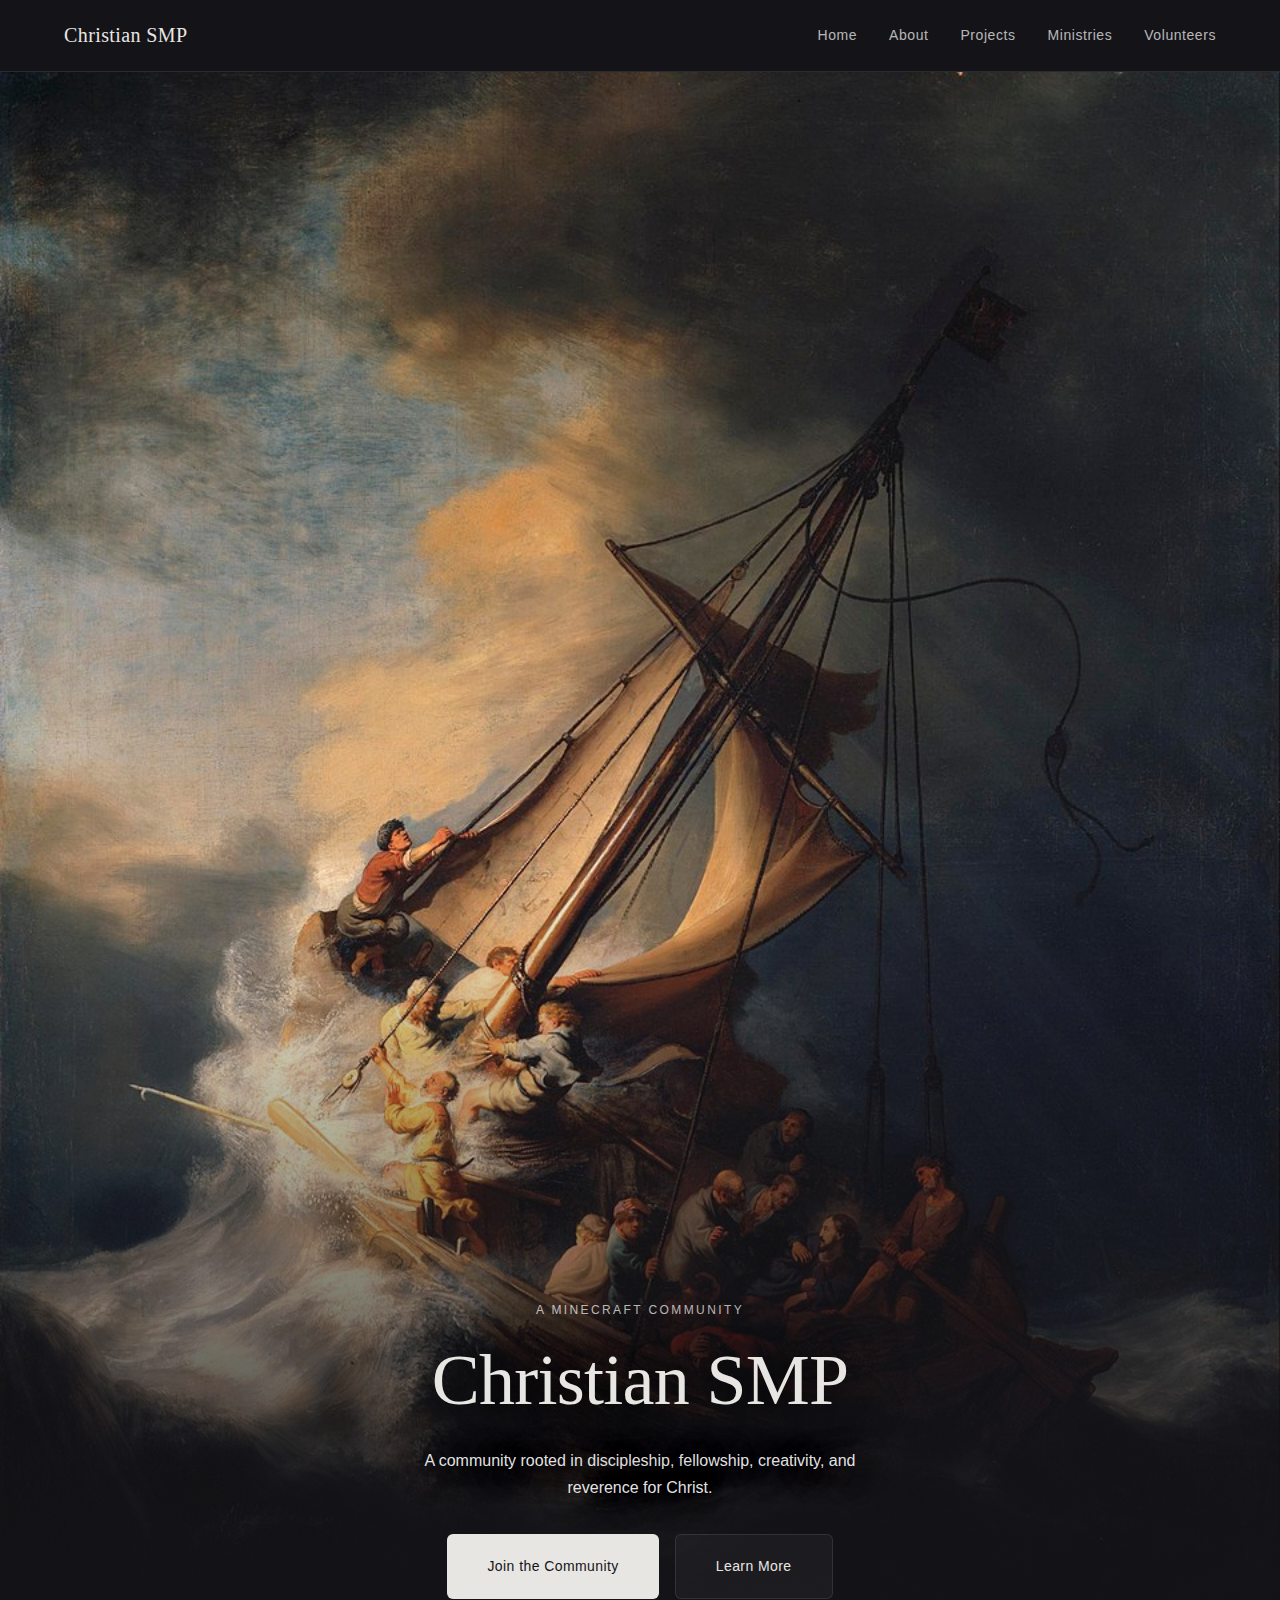
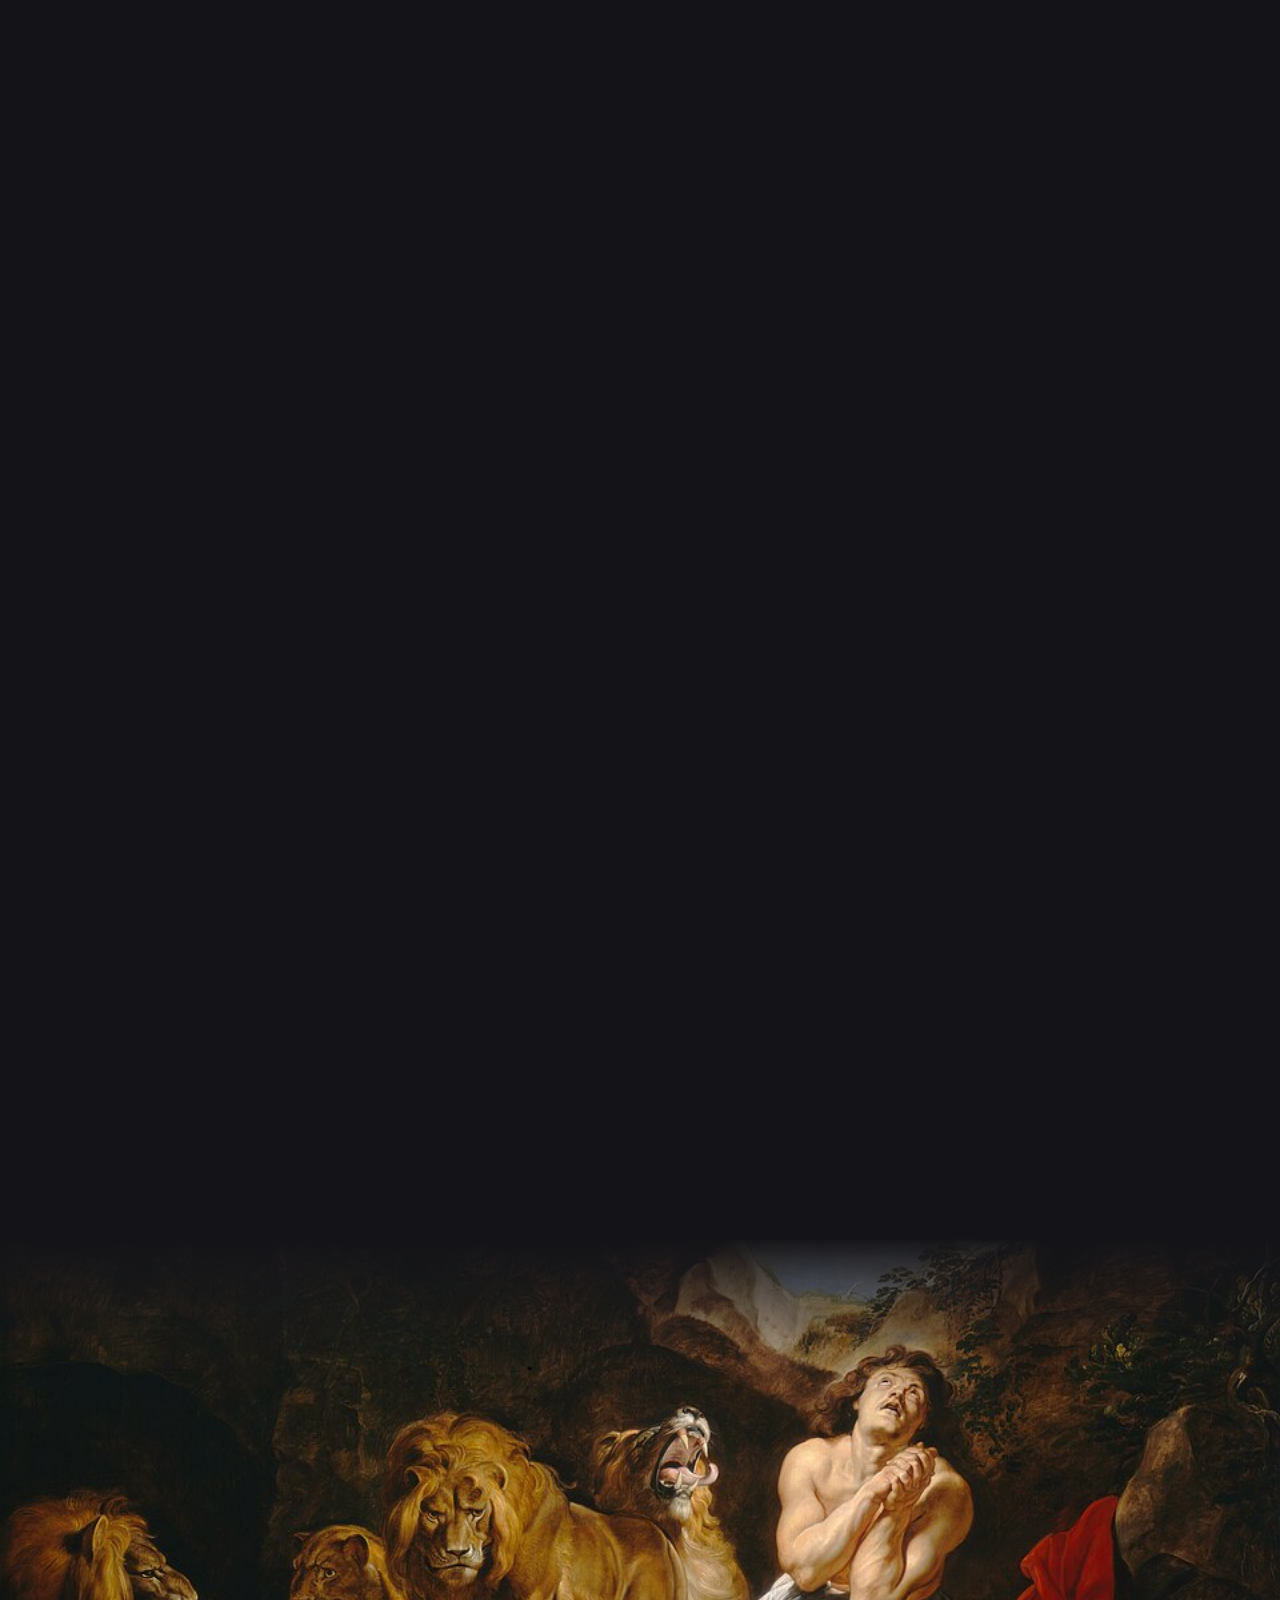
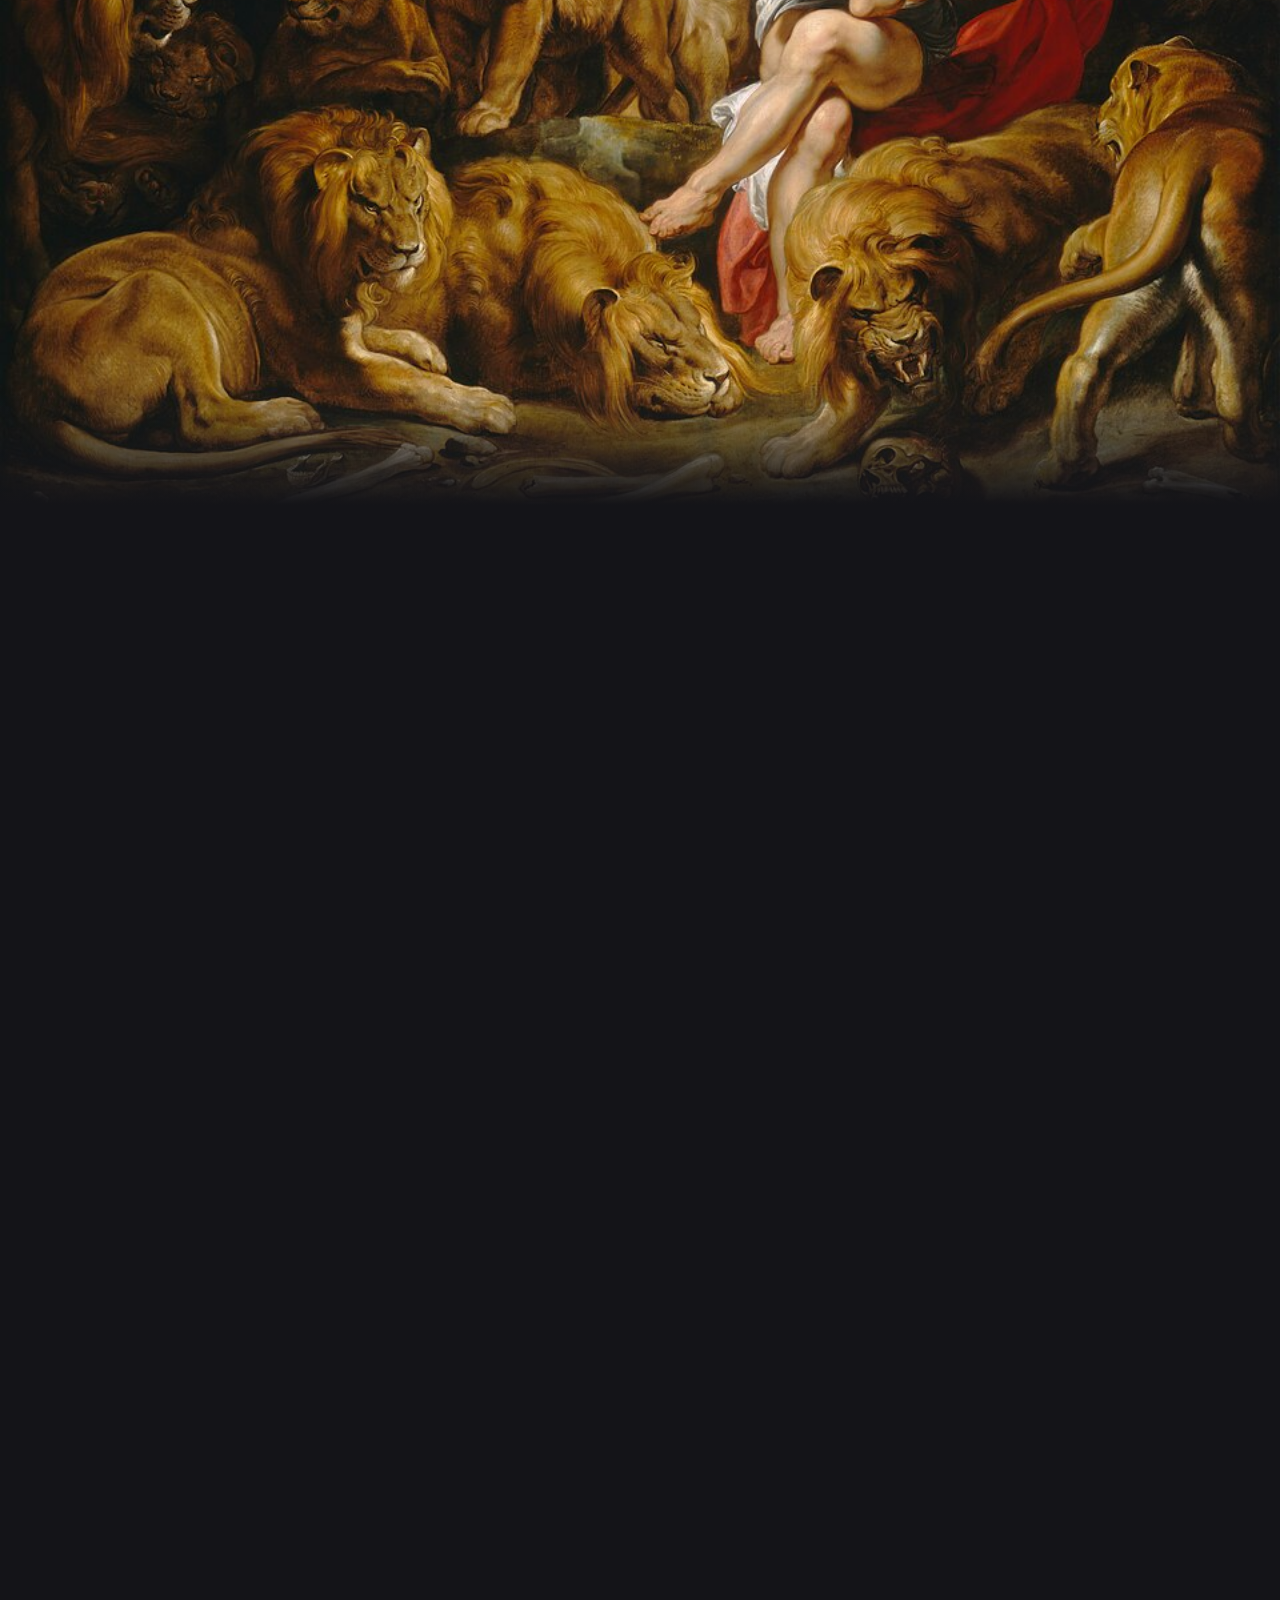
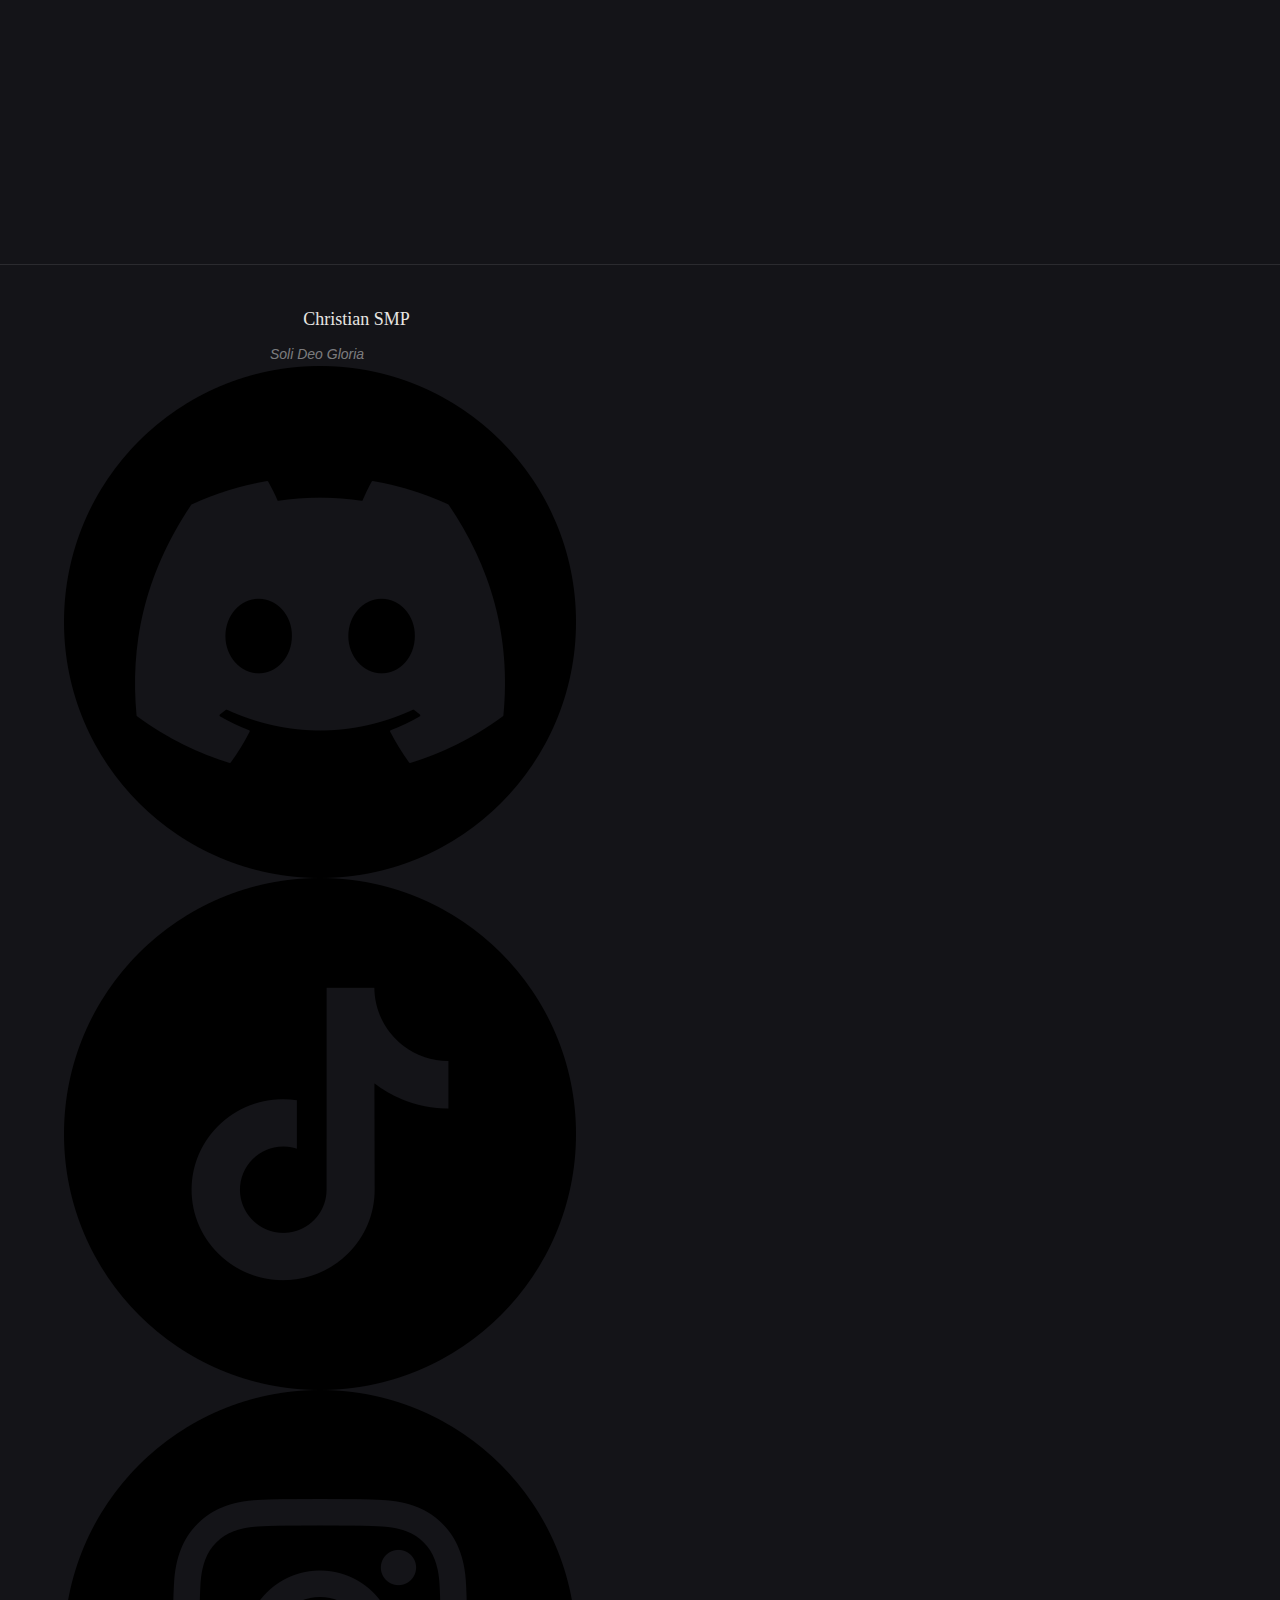
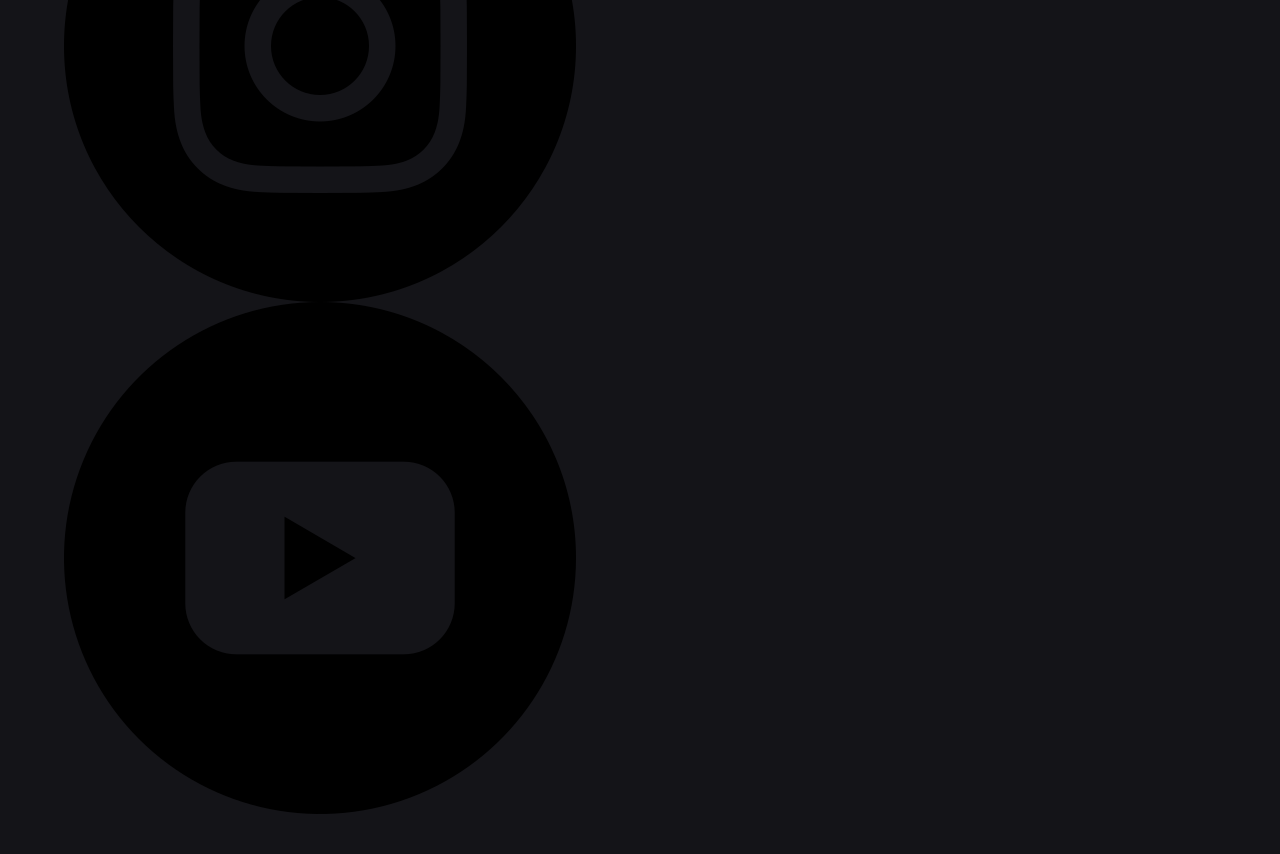
<file: index.html>
<!DOCTYPE html>
<html lang="en">
<head>
  <meta charset="UTF-8">
  <meta name="viewport" content="width=device-width, initial-scale=1.0">
  <meta name="description" content="Christian SMP - A Minecraft community rooted in discipleship, fellowship, creativity, and reverence for Christ.">
  <title>Christian SMP</title>
  <link rel="icon" type="image/svg+xml" href="assets/img/favicon.svg">
  <link rel="stylesheet" href="assets/css/styles.css">
</head>
<body>

  <!-- Header -->
  <header class="header">
    <div class="container header__inner">
      <a href="/" class="header__logo">Christian SMP</a>

      <button class="nav-toggle" aria-expanded="false" aria-controls="main-nav" aria-label="Toggle navigation">
        <span class="nav-toggle__bar"></span>
        <span class="nav-toggle__bar"></span>
        <span class="nav-toggle__bar"></span>
      </button>

      <nav class="nav" id="main-nav">
        <a href="/" class="nav__link nav__link--active">Home</a>
        <a href="/about" class="nav__link">About</a>
        <a href="/projects" class="nav__link">Projects</a>
        <a href="/ministries" class="nav__link">Ministries</a>
        <a href="/volunteers" class="nav__link">Volunteers</a>
      </nav>
    </div>
  </header>

  <main>
    <!-- Hero with Full Artwork -->
    <section class="page-intro-hero page-intro-hero--home">
      <div class="page-intro-hero__artwork">
        <img
          src="assets/img/Rembrandt_Christ_in_the_Storm_on_the_Lake_of_Galilee.jpg"
          alt="Christ in the Storm on the Sea of Galilee"
        >
      </div>
      <div class="page-intro-hero__content">
        <div class="page-intro-hero__card">
          <span class="page-intro-hero__label">A Minecraft Community</span>
          <h1 class="page-intro-hero__title">Christian SMP</h1>
          <p class="page-intro-hero__subtitle">
            A community rooted in discipleship, fellowship, creativity, and reverence for Christ.
          </p>
          <div class="page-intro-hero__actions">
            <a href="#join" class="btn btn--primary btn--large">Join the Community</a>
            <a href="/about" class="btn btn--secondary btn--large">Learn More</a>
          </div>
        </div>
      </div>
    </section>

    <!-- What is Christian SMP -->
    <section class="section">
      <div class="container container--narrow">
        <div class="section-header reveal">
          <span class="section-header__label">Welcome</span>
          <h2 class="section-header__title">What is Christian SMP?</h2>
        </div>

        <div class="panel panel--lg reveal">
          <div class="prose">
            <p>
              Christian SMP is a Minecraft survival multiplayer community where believers gather to build,
              create, and fellowship together under the lordship of Christ. We exist not merely to play a game,
              but to cultivate a space where Christians can encourage one another, study Scripture,
              and grow in faith while exercising the gift of creativity.
            </p>
          </div>
        </div>
      </div>
    </section>

    <!-- Community Values -->
    <section class="section">
      <div class="container">
        <div class="section-header section-header--center reveal">
          <span class="section-header__label">Our Foundation</span>
          <h2 class="section-header__title">Community Values</h2>
          <p class="section-header__text">
            These values guide how we live and create together.
          </p>
        </div>

        <div class="grid grid-4 reveal-stagger">
          <div class="card">
            <span class="card__number">01</span>
            <h3 class="card__title">Discipleship</h3>
            <p class="card__text">
              We follow Christ first. Everything we build and every conversation we have is oriented
              toward growing in the knowledge and love of God.
            </p>
          </div>

          <div class="card">
            <span class="card__number">02</span>
            <h3 class="card__title">Fellowship</h3>
            <p class="card__text">
              We are not merely players on a server but brothers and sisters in Christ.
              We bear one another's burdens and rejoice together.
            </p>
          </div>

          <div class="card">
            <span class="card__number">03</span>
            <h3 class="card__title">Creativity</h3>
            <p class="card__text">
              As image-bearers of the Creator, we honor God through building, designing,
              and crafting with excellence and intention.
            </p>
          </div>

          <div class="card">
            <span class="card__number">04</span>
            <h3 class="card__title">Reverence</h3>
            <p class="card__text">
              We approach our community with seriousness and sobriety, understanding that
              how we treat one another reflects our love for Christ.
            </p>
          </div>
        </div>
      </div>
    </section>

    <!-- Second Artwork - Daniel in the Lions' Den -->
    <div class="artwork artwork--with-text">
      <img
        src="assets/img/Sir_Peter_Paul_Rubens_-_Daniel_in_the_Lions'_Den_-_Google_Art_Project.jpg"
        alt="Daniel in the Lions' Den"
      >
    </div>

    <!-- Events and Ministries Preview -->
    <section class="section">
      <div class="container">
        <div class="section-header section-header--center reveal">
          <span class="section-header__label">Community Life</span>
          <h2 class="section-header__title">Events and Ministries</h2>
          <p class="section-header__text">
            Beyond the blocks, we gather for prayer, Scripture study, and mutual encouragement.
          </p>
        </div>

        <div class="grid grid-3 reveal-stagger">
          <div class="card">
            <span class="card__number">I</span>
            <h3 class="card__title">Bible Study</h3>
            <p class="card__text">
              Weekly gatherings to read and discuss Scripture together, growing in understanding
              and application of God's Word.
            </p>
            <a href="/ministries" class="btn btn--ghost mt-6">Learn More</a>
          </div>

          <div class="card">
            <span class="card__number">II</span>
            <h3 class="card__title">Small Groups</h3>
            <p class="card__text">
              Intimate circles for deeper fellowship, accountability, and prayer.
              A place to be known and to know others.
            </p>
            <a href="/ministries" class="btn btn--ghost mt-6">Learn More</a>
          </div>

          <div class="card">
            <span class="card__number">III</span>
            <h3 class="card__title">Prayer Nights</h3>
            <p class="card__text">
              Dedicated times to bring our requests before the Lord together,
              interceding for one another and the world.
            </p>
            <a href="/ministries" class="btn btn--ghost mt-6">Learn More</a>
          </div>
        </div>
      </div>
    </section>

    <!-- Current Status -->
    <section class="section" id="join">
      <div class="container container--narrow">
        <div class="section-header section-header--center reveal">
          <span class="section-header__label">Server Status</span>
          <h2 class="section-header__title">Join Us</h2>
        </div>

        <div class="status-card reveal">
          <div class="status-card__badge status-card__badge--online">
            Online
          </div>
          <p class="status-card__ip">christiansmp.com</p>
          <p class="status-card__version">Bedrock Port: 26242</p>

          <div class="flex gap-4 justify-center mt-8" style="flex-wrap: wrap;">
            <a href="https://discord.gg/mmccr2GF6J" class="btn btn--primary">Join Discord</a>
            <a href="https://linktr.ee/christiansmp" class="btn btn--secondary">Social Links</a>
          </div>

          <p class="status-card__note">
            Server launch date to be announced. Join our Discord for updates.
          </p>
        </div>
      </div>
    </section>

  </main>

  <!-- Footer -->
    <footer class="footer">
    <div class="container footer__inner">
      <div class="footer__left">
        <p class="footer__brand">Christian SMP</p>
        <p class="footer__tagline">Soli Deo Gloria</p>
      </div>
      <div class="footer__social">
        <a class="footer__social-link" href="https://discord.gg/mmccr2GF6J" aria-label="Discord">
          <img src="assets/img/discord.png" alt="Discord">
        </a>
        <a class="footer__social-link" href="https://tiktok.com/@christianminecraftsmp" aria-label="TikTok">
          <img src="assets/img/tiktok.png" alt="TikTok">
        </a>
        <a class="footer__social-link" href="https://instagram.com/christianminecraftsmp" aria-label="Instagram">
          <img src="assets/img/instagram.png" alt="Instagram">
        </a>
        <a class="footer__social-link" href="https://youtube.com/@christiansmp" aria-label="YouTube">
          <img src="assets/img/youtube.png" alt="YouTube">
        </a>
      </div>
    </div>
  </footer>

  <script src="assets/js/main.js"></script>
</body>
</html>
</file>
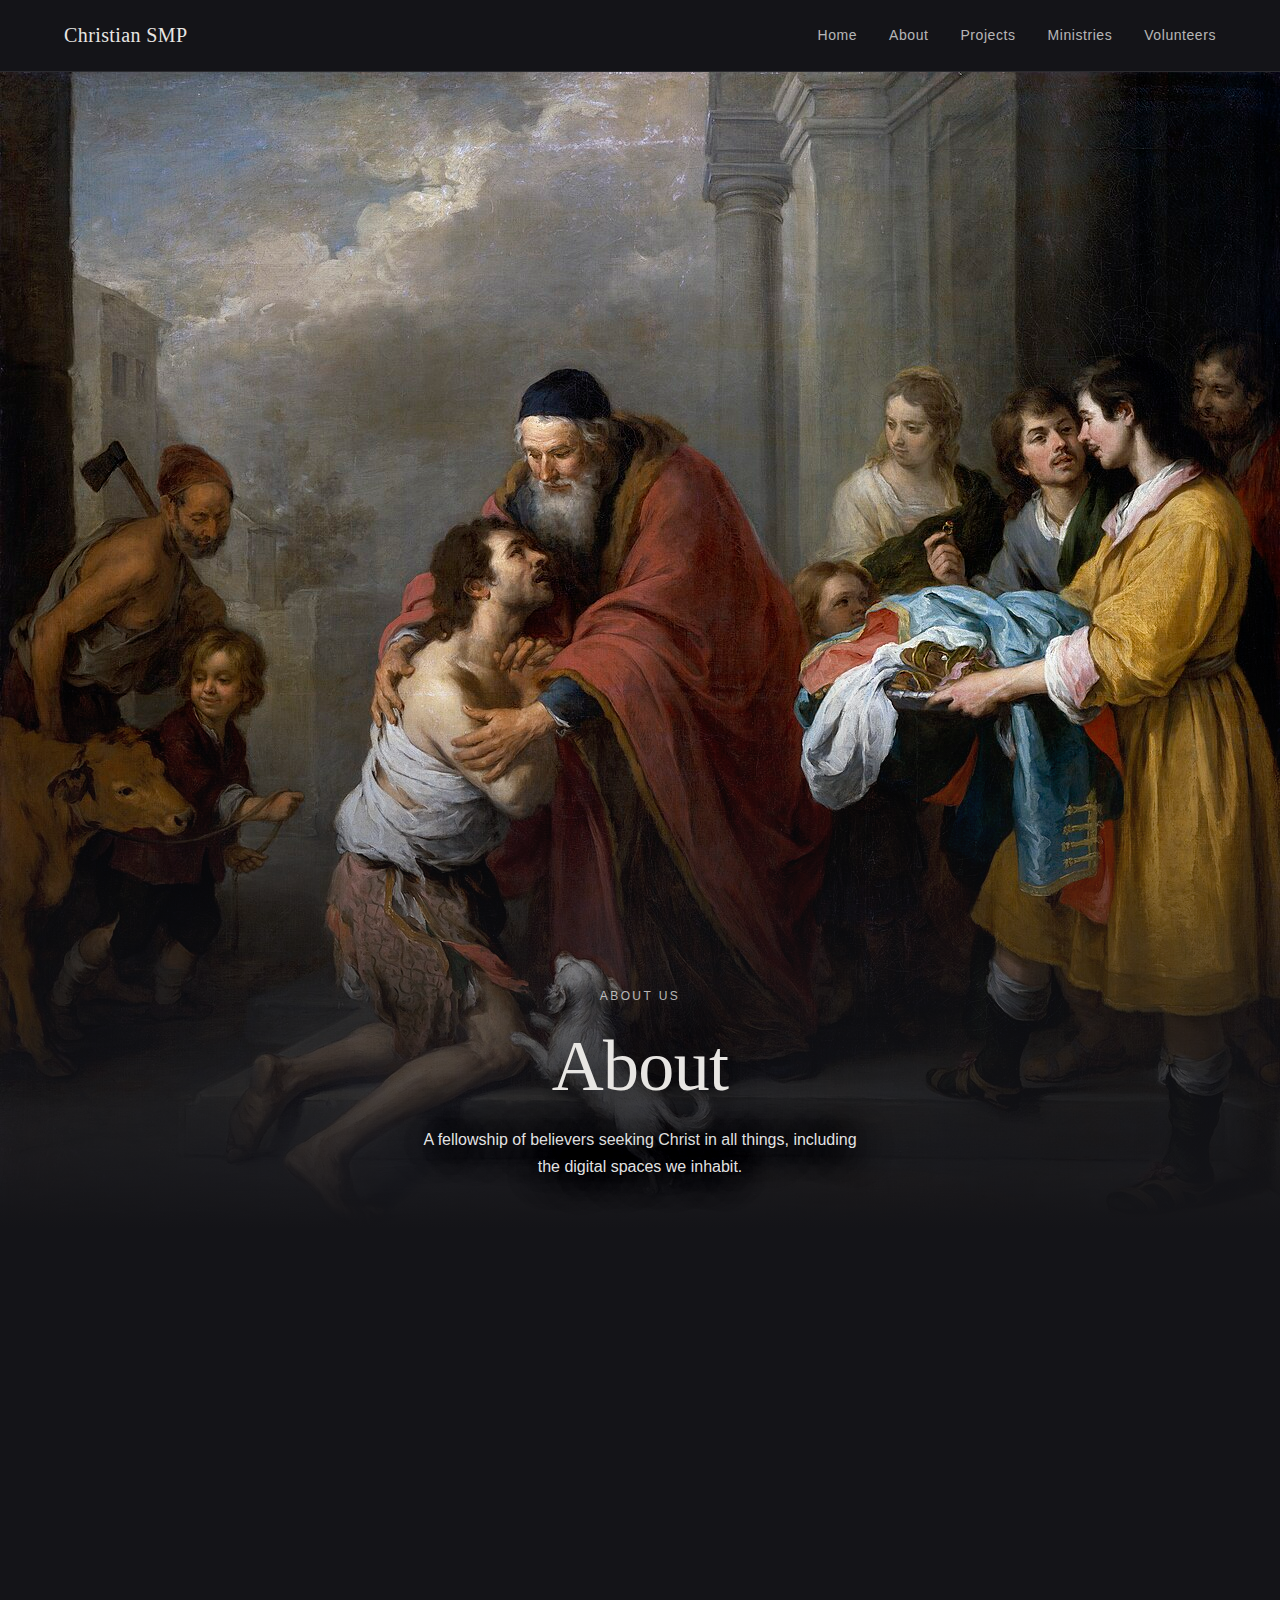
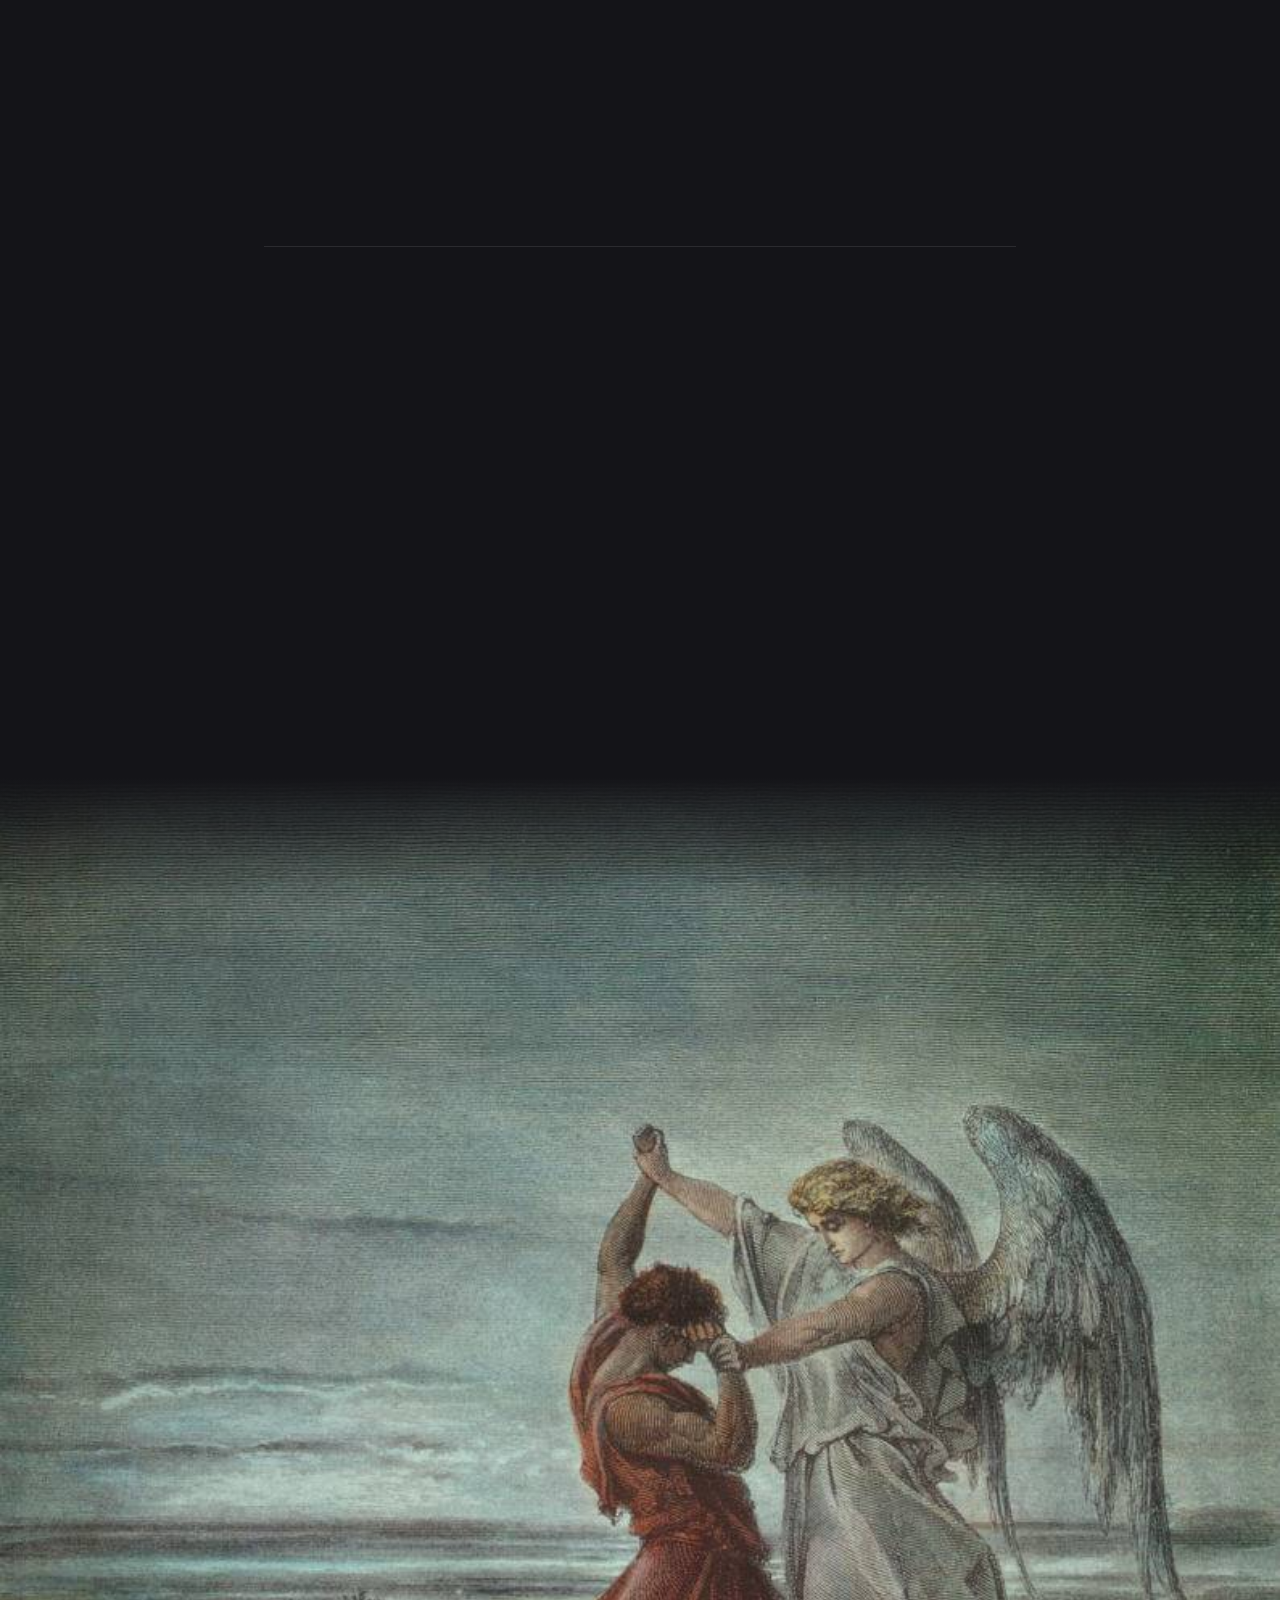
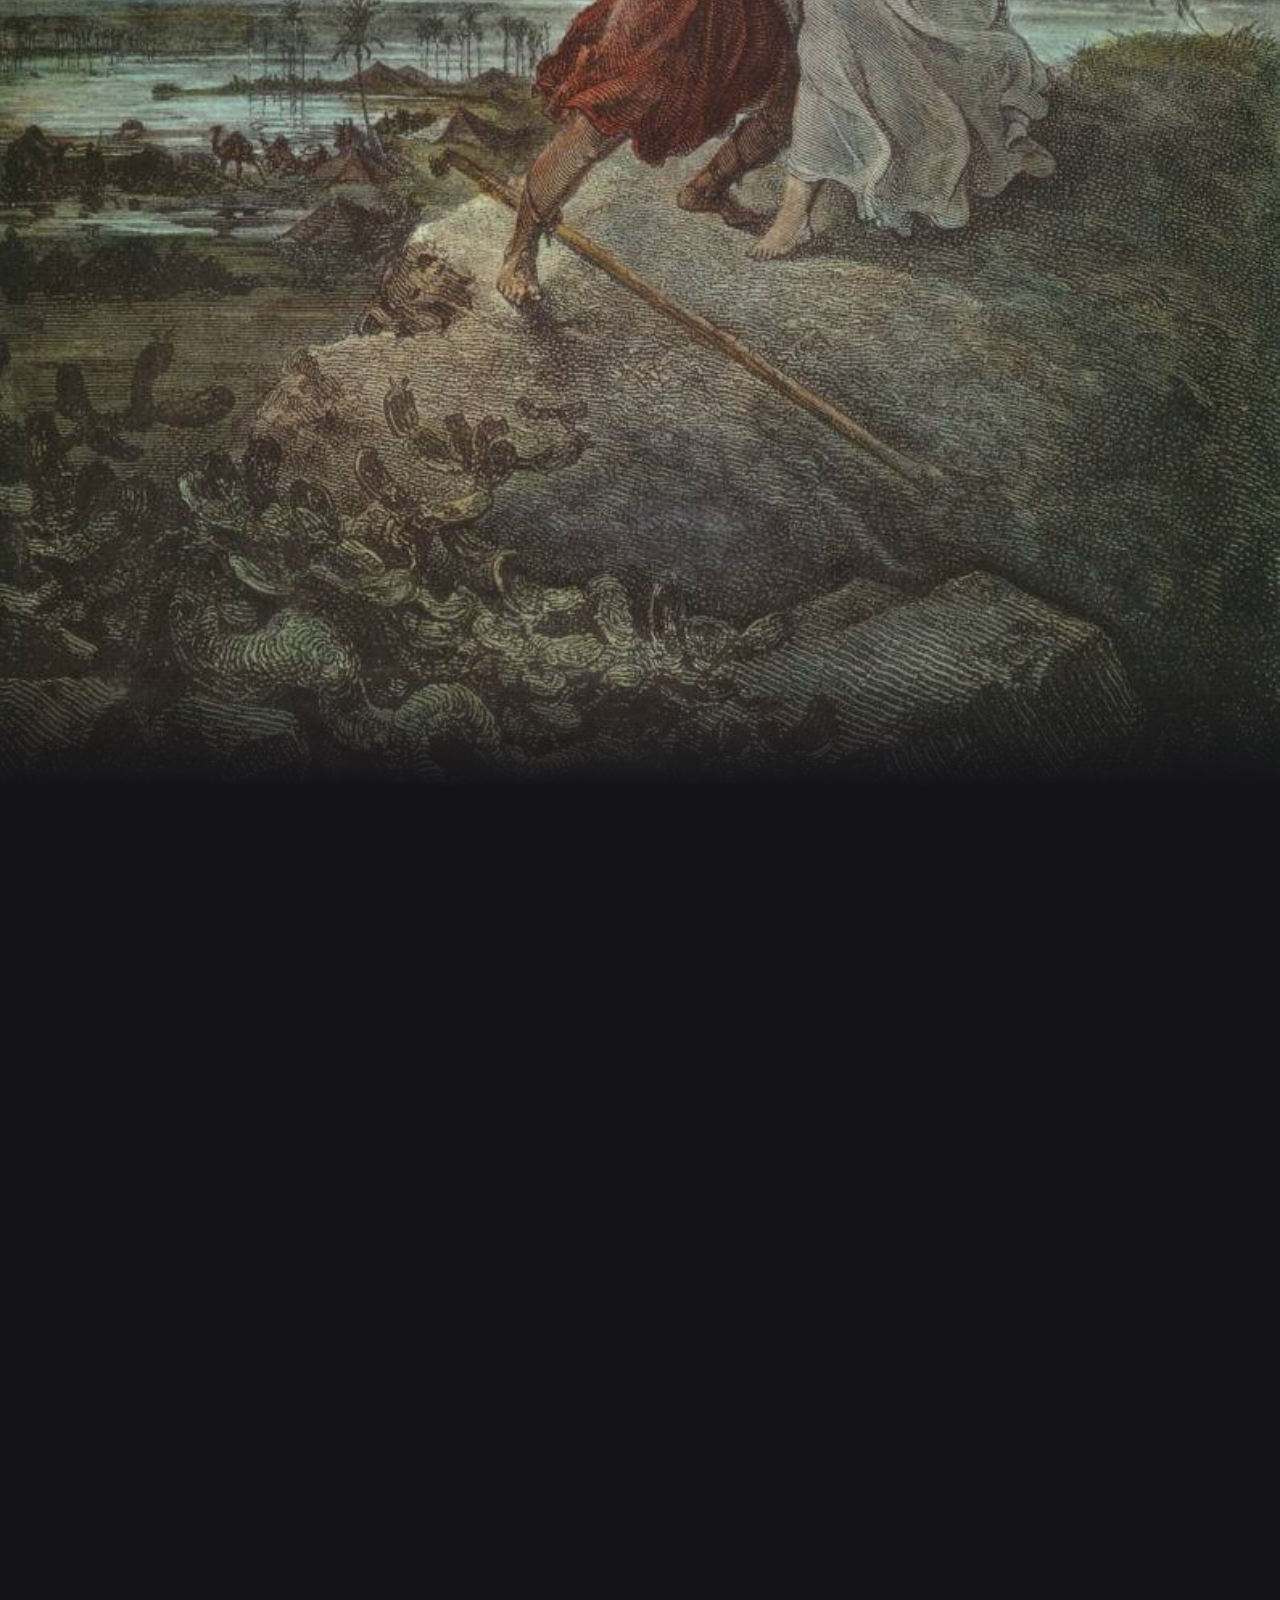
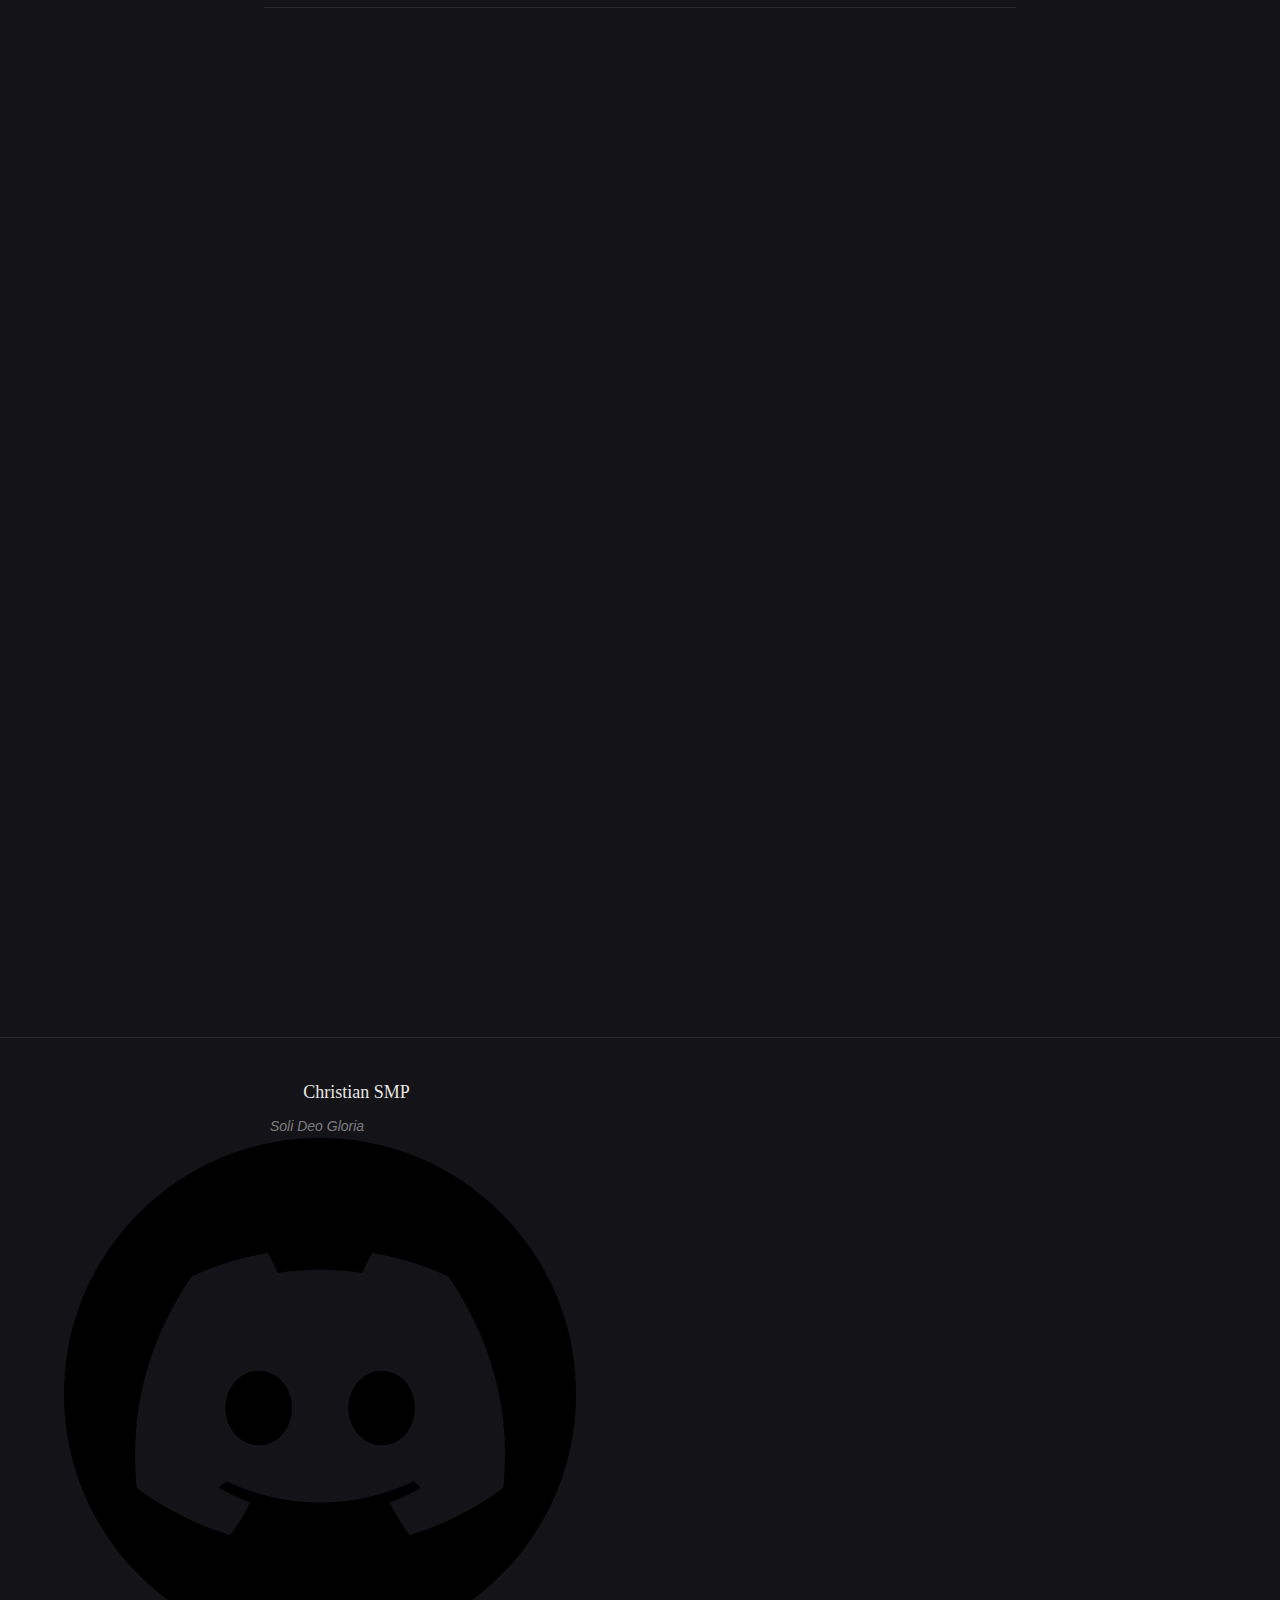
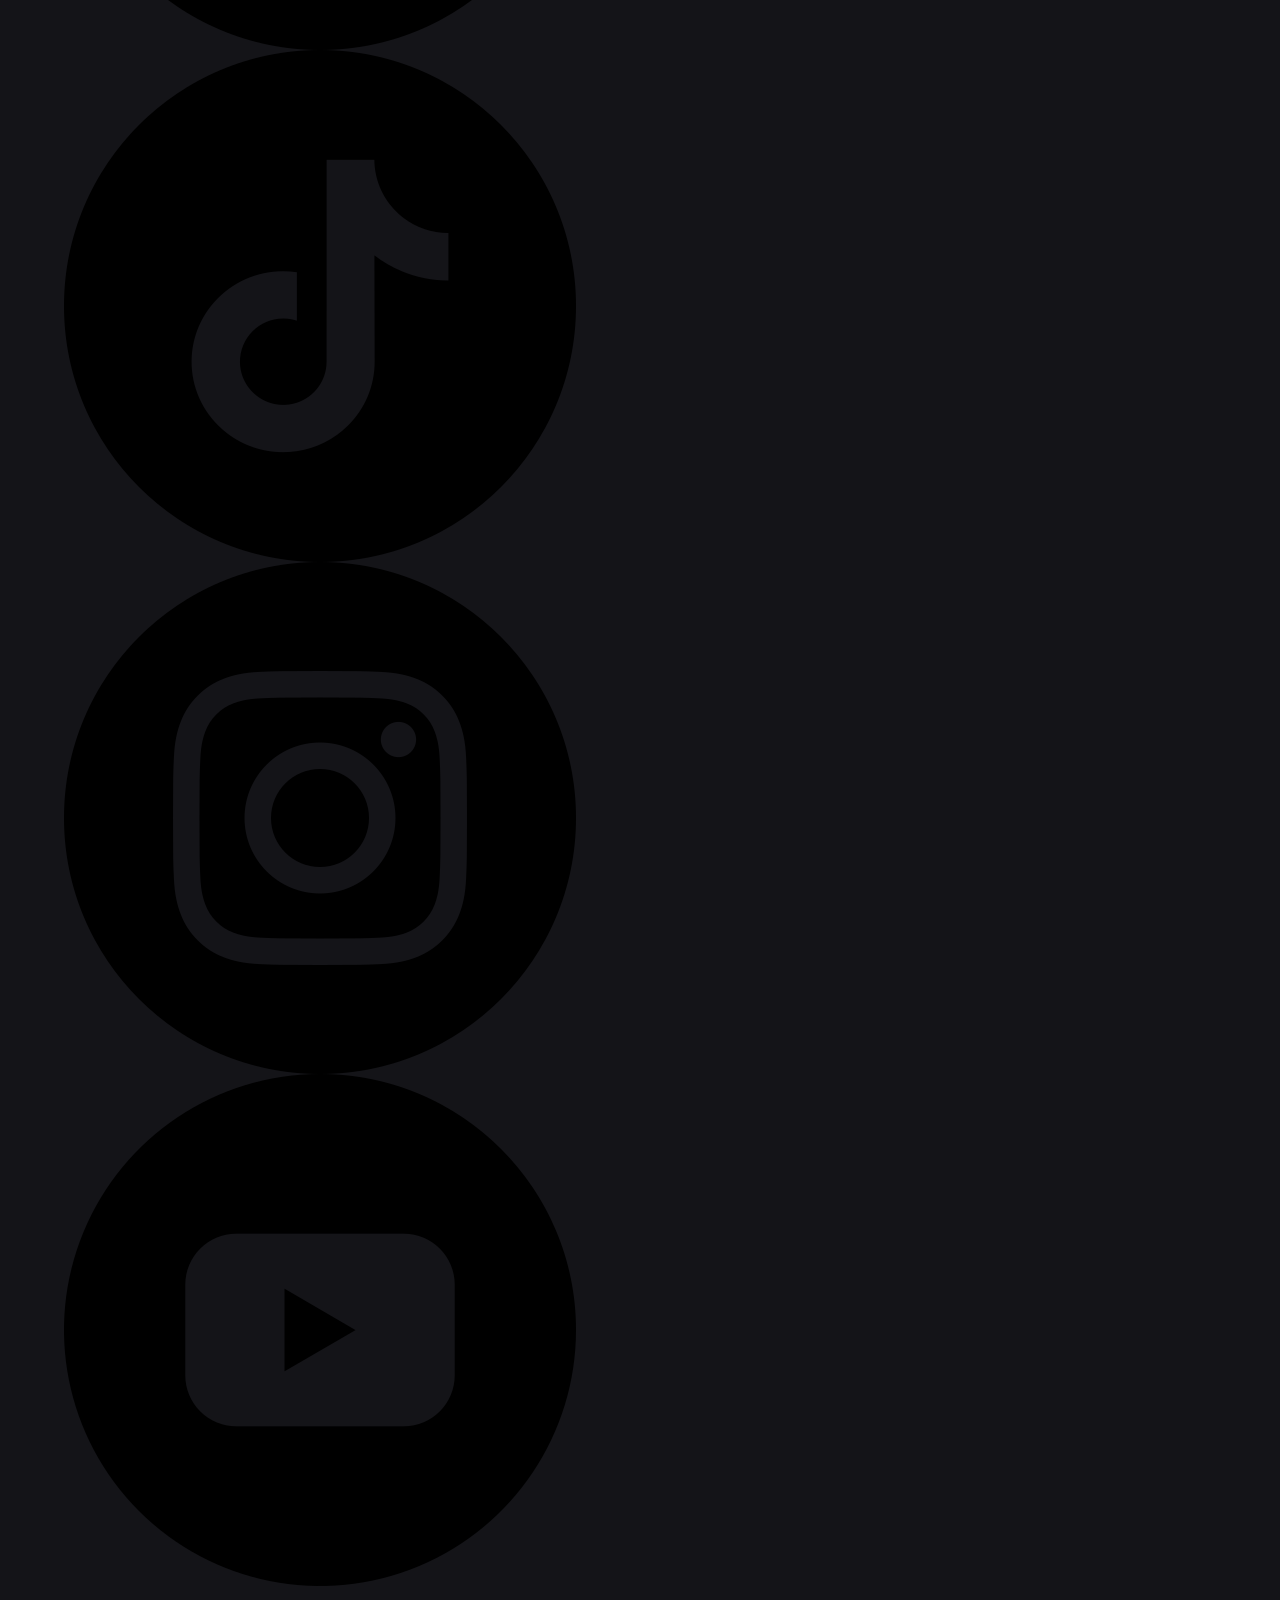
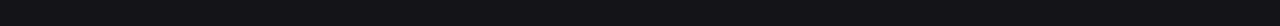
<file: about.html>
<!DOCTYPE html>
<html lang="en">
<head>
  <meta charset="UTF-8">
  <meta name="viewport" content="width=device-width, initial-scale=1.0">
  <meta name="description" content="Learn about Christian SMP - our heart, values, and vision for a Christ-centered Minecraft community.">
  <title>About - Christian SMP</title>
  <link rel="icon" type="image/svg+xml" href="assets/img/favicon.svg">
  <link rel="stylesheet" href="assets/css/styles.css">
</head>
<body>

  <!-- Header -->
  <header class="header">
    <div class="container header__inner">
      <a href="/" class="header__logo">Christian SMP</a>

      <button class="nav-toggle" aria-expanded="false" aria-controls="main-nav" aria-label="Toggle navigation">
        <span class="nav-toggle__bar"></span>
        <span class="nav-toggle__bar"></span>
        <span class="nav-toggle__bar"></span>
      </button>

      <nav class="nav" id="main-nav">
        <a href="/" class="nav__link">Home</a>
        <a href="/about" class="nav__link nav__link--active">About</a>
        <a href="/projects" class="nav__link">Projects</a>
        <a href="/ministries" class="nav__link">Ministries</a>
        <a href="/volunteers" class="nav__link">Volunteers</a>
      </nav>
    </div>
  </header>

  <main>
    <!-- Hero with Full Artwork -->
    <section class="page-intro-hero">
      <div class="page-intro-hero__artwork">
        <img
          src="assets/img/Return_of_the_Prodigal_Son_1667-1670_Murillo.jpg"
          alt="Return of the Prodigal Son"
        >
      </div>
      <div class="page-intro-hero__content">
        <div class="page-intro-hero__card">
          <span class="page-intro-hero__label">About Us</span>
          <h1 class="page-intro-hero__title">About</h1>
          <p class="page-intro-hero__subtitle">
            A fellowship of believers seeking Christ in all things, including the digital spaces we inhabit.
          </p>
        </div>
      </div>
    </section>

    <!-- Our Heart -->
    <section class="section">
      <div class="container container--narrow">
        <div class="content-block reveal">
          <span class="section-header__label">Our Heart</span>
          <h2 class="content-block__title mt-4">Why This Exists</h2>
          <div class="prose">
            <p>
              The internet is filled with communities, but so few of them are oriented toward
              the glory of God. We saw an opportunity to create something different: a Minecraft
              community where believers could gather not just to play, but to grow.
            </p>
            <p>
              Christian SMP exists because we believe that fellowship matters, even in digital
              spaces. We believe that creativity is a gift from God, and that building together
              can be an act of worship. We believe that the body of Christ extends beyond
              physical church walls into every corner of our lives, including our recreation.
            </p>
            <p>
              This is not an escape from the world but a gathering of pilgrims who carry the
              light of Christ wherever they go. We are here to encourage one another, to speak
              truth in love, and to point each other toward the hope we have in Jesus.
            </p>
          </div>
        </div>

        <div class="divider"></div>

        <!-- Christ at the Center -->
        <div class="content-block reveal">
          <span class="section-header__label">Foundation</span>
          <h2 class="content-block__title mt-4">Christ at the Center</h2>
          <div class="prose">
            <p>
              <strong>Christ is the head of this community, not any personality, not clout, not power.</strong>
            </p>
            <p>
              We reject the tendency of online communities to form around charismatic leaders
              or to become platforms for personal brands. Our allegiance is to Jesus Christ alone,
              and our goal is to point every member toward Him.
            </p>
            <p>
              This means that no one is above correction. No one is too important to serve.
              And no one is too small to matter. In Christ, we are all brothers and sisters,
              and we treat one another accordingly.
            </p>
          </div>
        </div>
      </div>
    </section>

    <!-- Second Artwork - Jacob Wrestling -->
    <div class="artwork artwork--with-text">
      <img
        src="assets/img/Jacob_Wrestling_with_the_Angel.jpg"
        alt="Jacob Wrestling with the Angel"
      >
    </div>

    <!-- How We Live Together -->
    <section class="section">
      <div class="container container--narrow">
        <div class="content-block reveal">
          <span class="section-header__label">Community Life</span>
          <h2 class="content-block__title mt-4">How We Live Together</h2>
          <div class="prose">
            <p>
              We are called to walk in a manner worthy of our calling, with all humility
              and gentleness, bearing with one another in love. This is not merely an ideal
              but a practice we commit to daily.
            </p>
          </div>

          <div class="panel panel--sm mt-8">
            <h4 class="mb-6">Our Expectations</h4>
            <ul class="card__list">
              <li>Speak the truth in love, avoiding gossip and slander</li>
              <li>Bear with one another's weaknesses with patience</li>
              <li>Seek reconciliation when conflicts arise, following Matthew 18</li>
              <li>Encourage and build up, never tearing down</li>
              <li>Submit to godly leadership and accountability</li>
              <li>Prioritize the spiritual good of others above personal preferences</li>
              <li>Maintain purity in speech and conduct</li>
              <li>Extend grace freely, as we have received grace</li>
            </ul>
          </div>
        </div>

        <div class="divider"></div>

        <!-- Creative Fellowship -->
        <div class="content-block reveal">
          <span class="section-header__label">Creativity</span>
          <h2 class="content-block__title mt-4">Creative Fellowship</h2>
          <div class="prose">
            <p>
              Minecraft is not merely a game to us. It is a canvas for the creative impulse
              that God placed within every human heart. When we build, we imitate our Creator.
              When we design, we reflect His beauty. When we collaborate, we embody the unity
              of the body of Christ.
            </p>
            <p>
              We approach building with intention and excellence, not because we seek the
              praise of others, but because we believe that offering our best is an act of
              worship. A cathedral built in Minecraft can glorify God just as one built of stone,
              if the heart behind it is oriented toward Him.
            </p>
          </div>
        </div>
      </div>
    </section>

    <!-- CTA -->
    <section class="section">
      <div class="container container--narrow">
        <div class="callout reveal">
          <h3 class="callout__title">Join Our Fellowship</h3>
          <p class="callout__text">
            If your heart resonates with what you have read here, we invite you to join us.
            Come and see what the Lord is building.
          </p>
          <a href="/#join" class="btn btn--primary">Join the Community</a>
        </div>
      </div>
    </section>

  </main>

  <!-- Footer -->
    <footer class="footer">
    <div class="container footer__inner">
      <div class="footer__left">
        <p class="footer__brand">Christian SMP</p>
        <p class="footer__tagline">Soli Deo Gloria</p>
      </div>
      <div class="footer__social">
        <a class="footer__social-link" href="https://discord.gg/mmccr2GF6J" aria-label="Discord">
          <img src="assets/img/discord.png" alt="Discord">
        </a>
        <a class="footer__social-link" href="https://tiktok.com/@christianminecraftsmp" aria-label="TikTok">
          <img src="assets/img/tiktok.png" alt="TikTok">
        </a>
        <a class="footer__social-link" href="https://instagram.com/christianminecraftsmp" aria-label="Instagram">
          <img src="assets/img/instagram.png" alt="Instagram">
        </a>
        <a class="footer__social-link" href="https://youtube.com/@christiansmp" aria-label="YouTube">
          <img src="assets/img/youtube.png" alt="YouTube">
        </a>
      </div>
    </div>
  </footer>

  <script src="assets/js/main.js"></script>
</body>
</html>
</file>
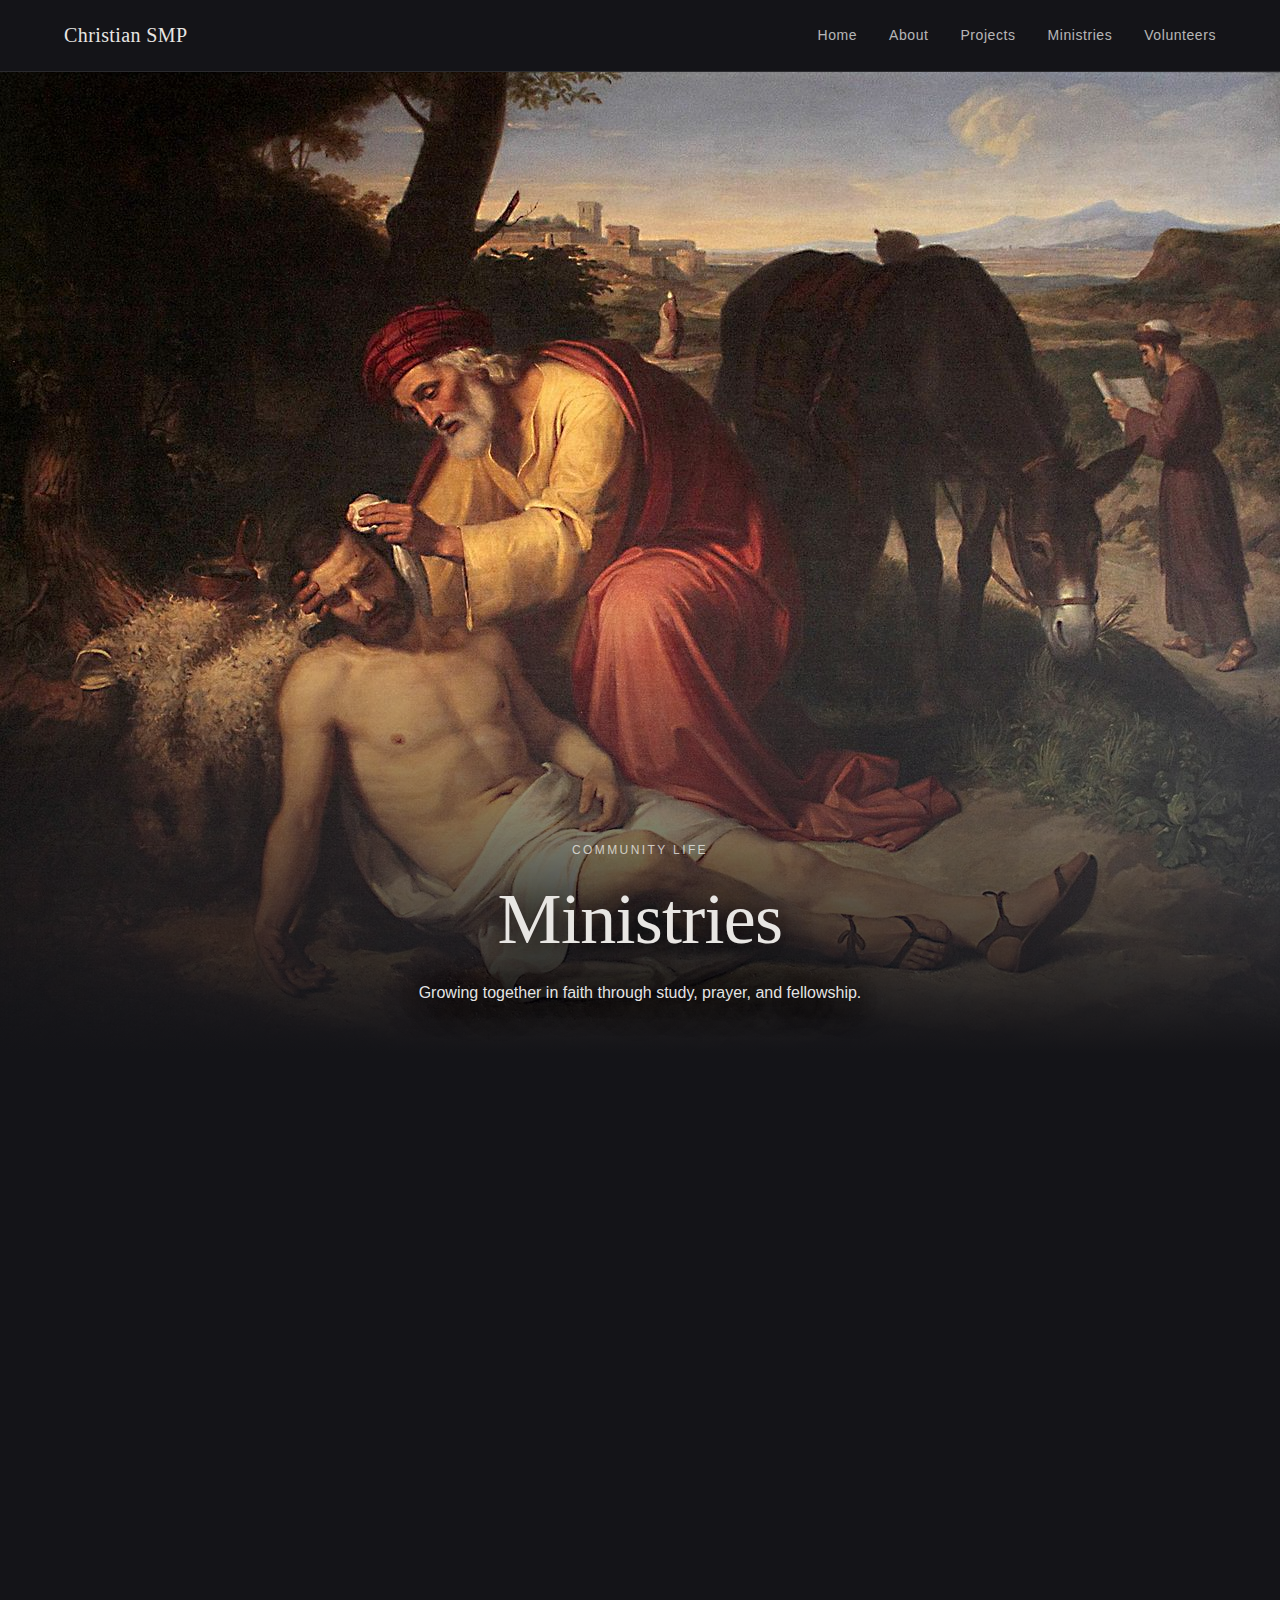
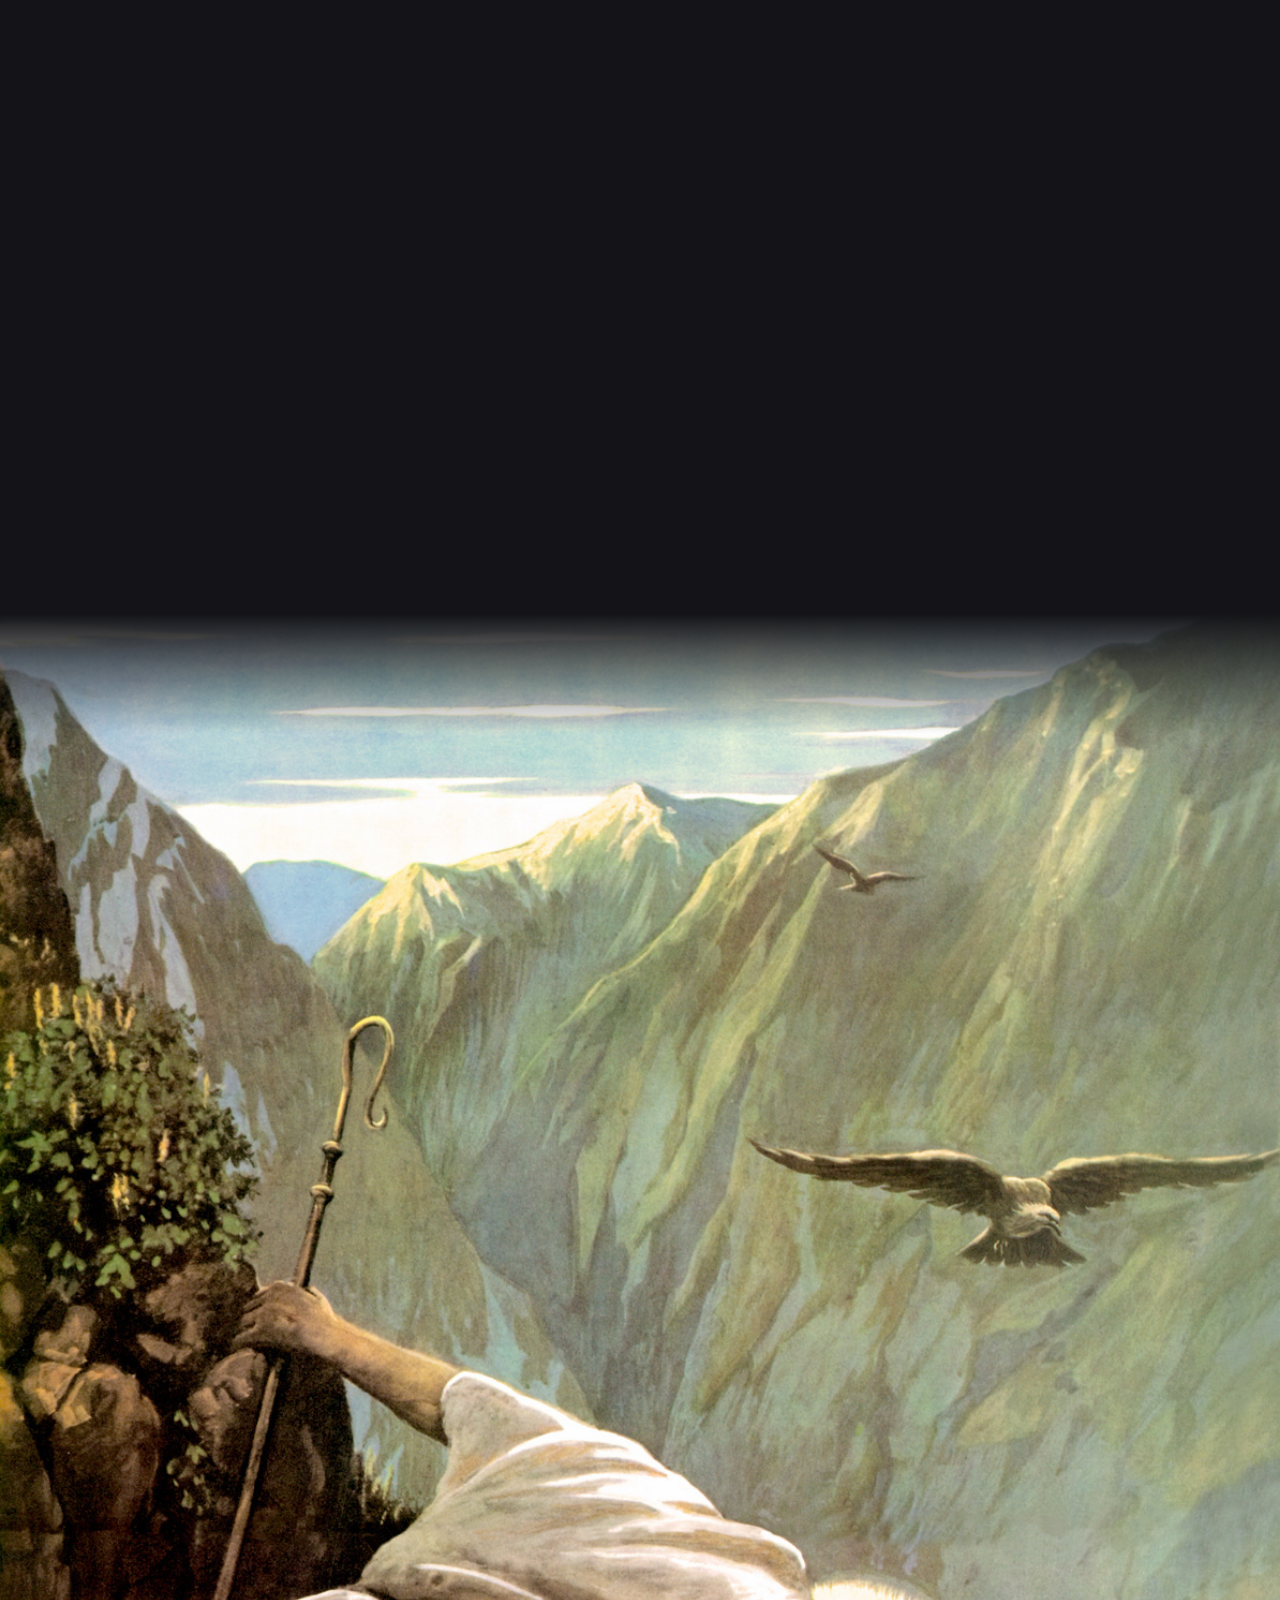
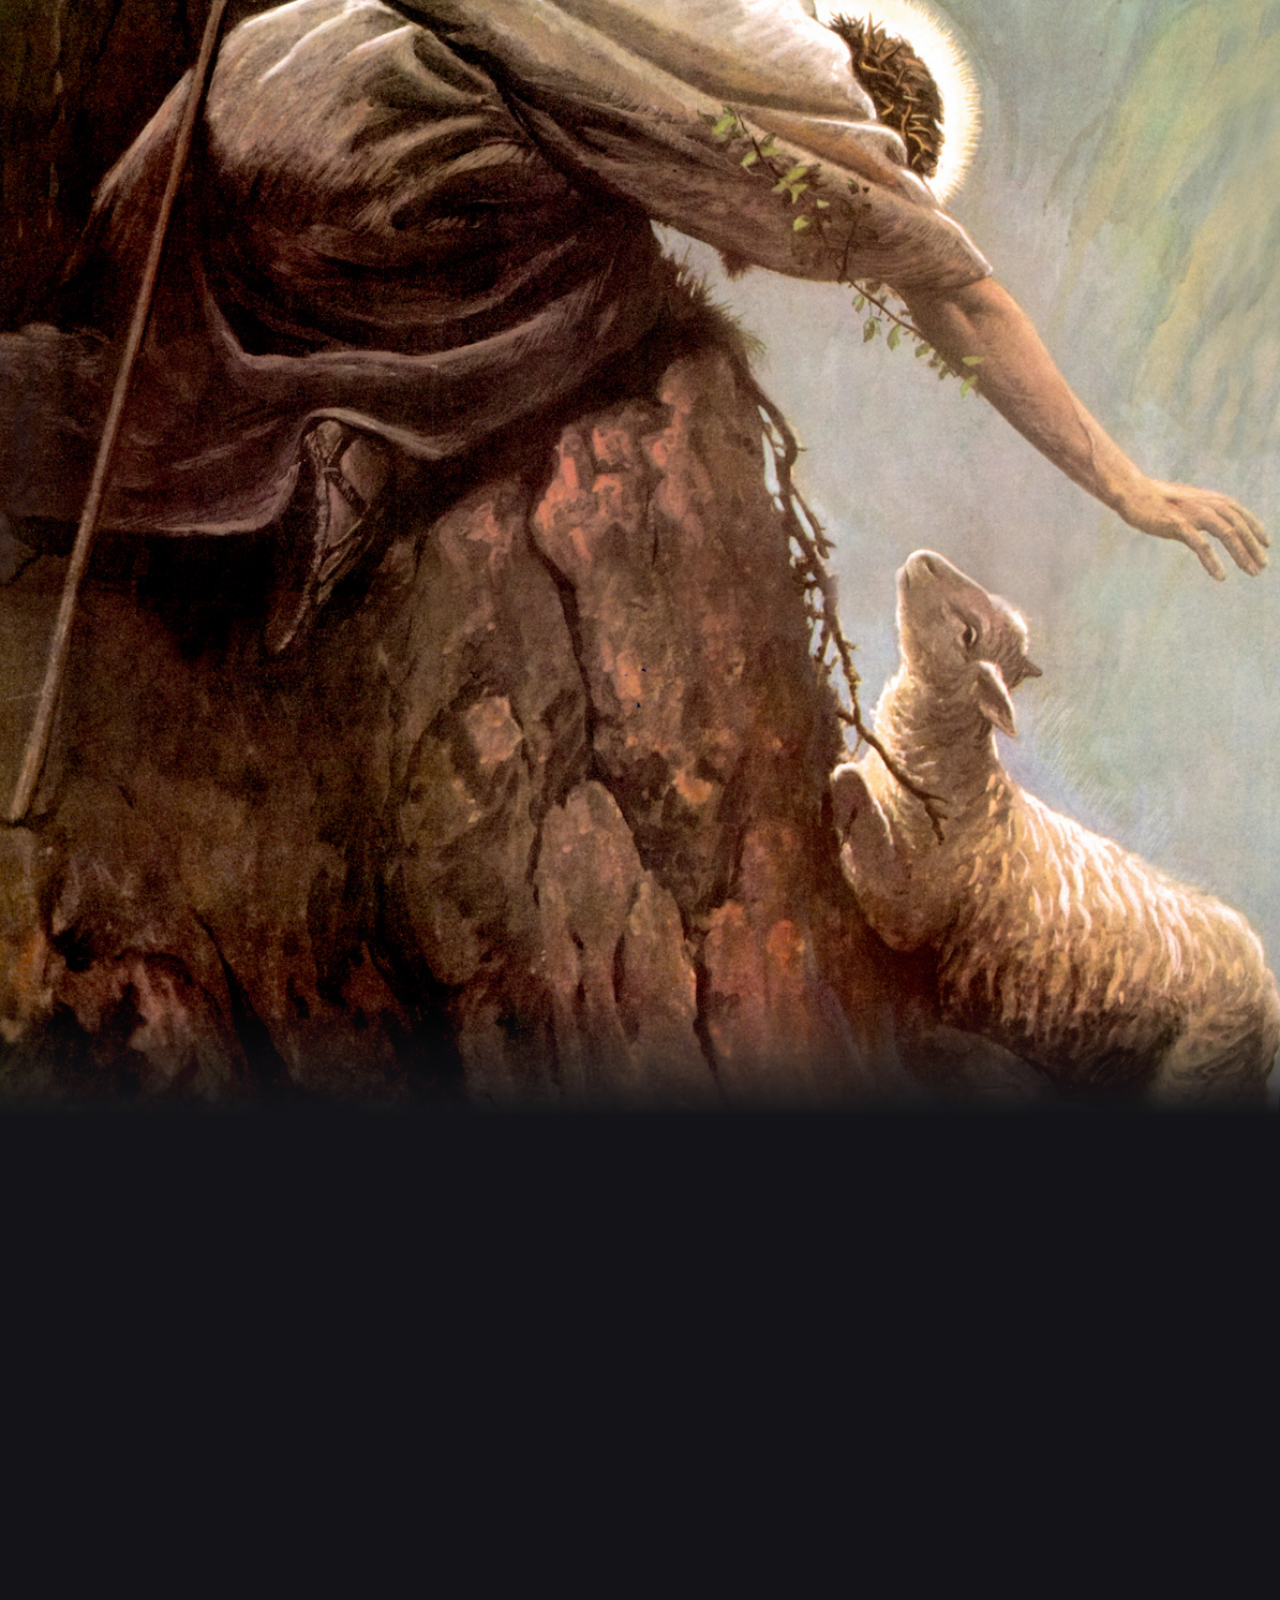
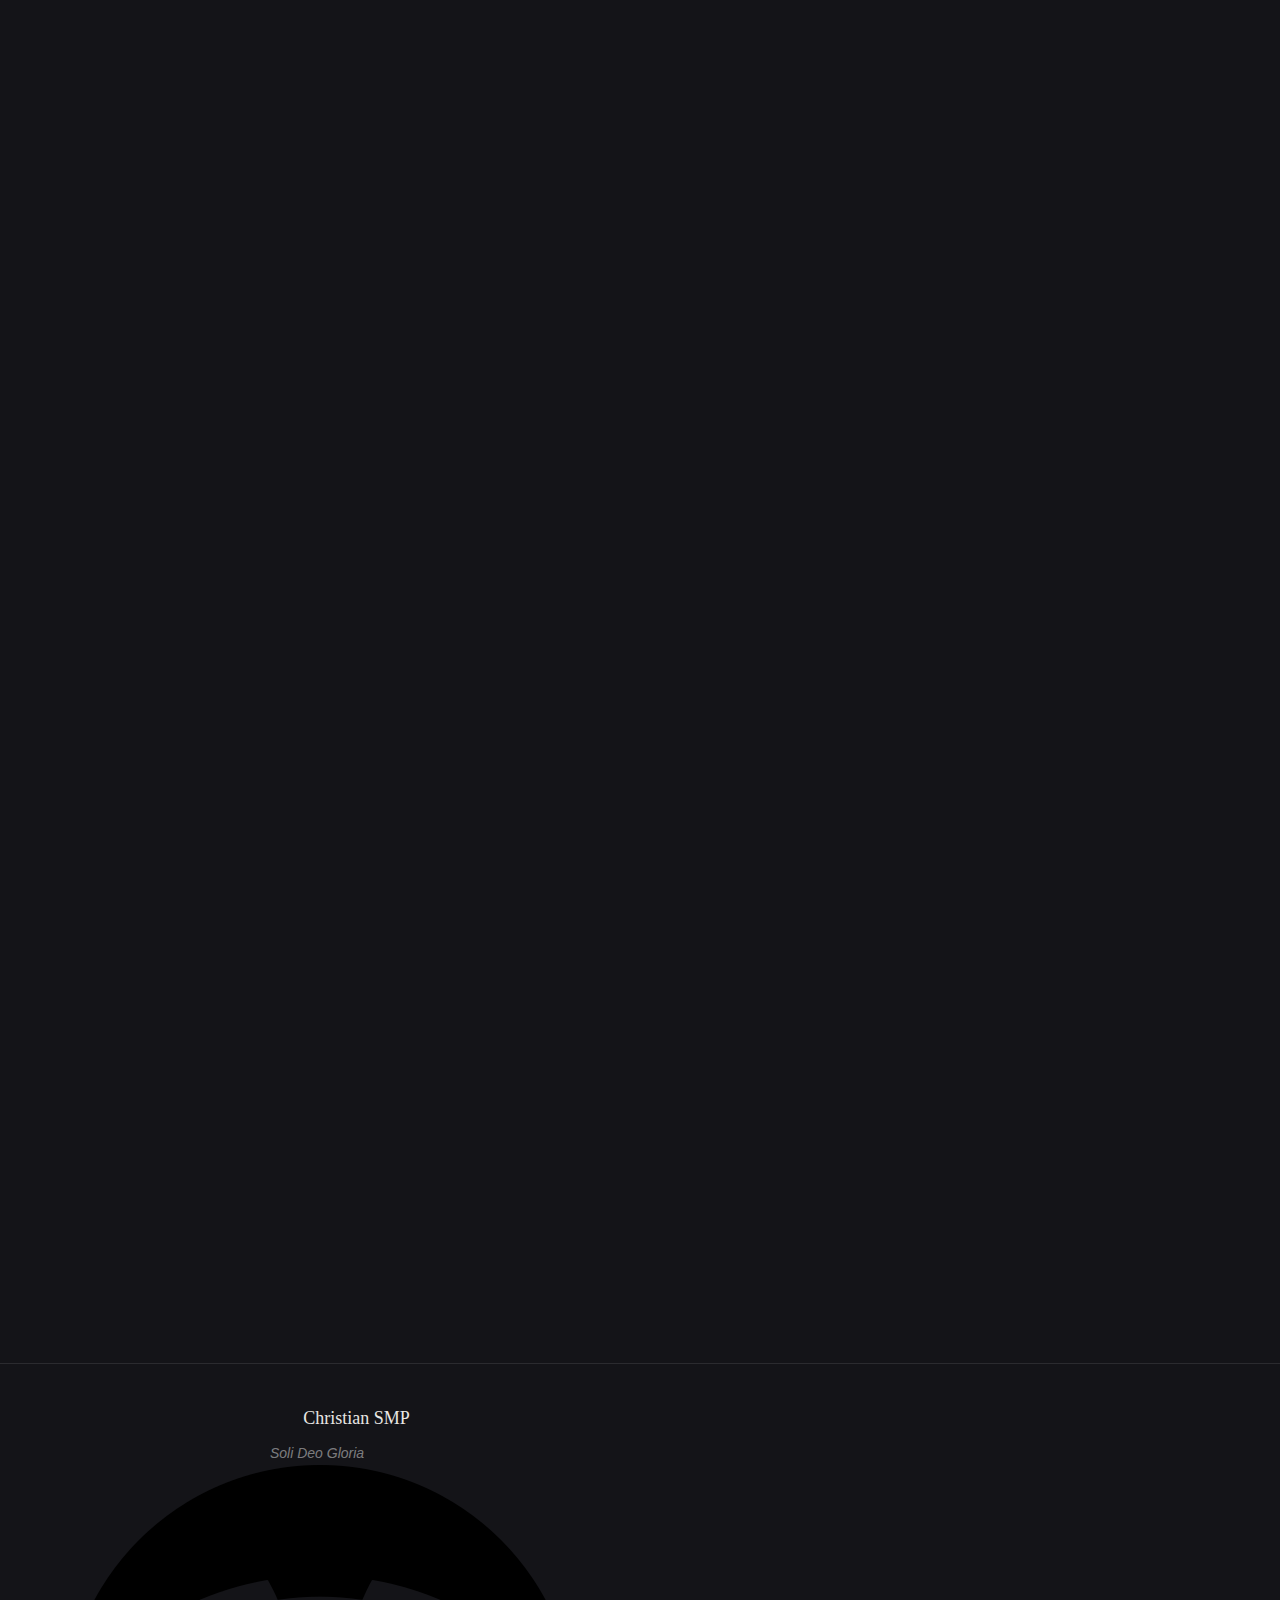
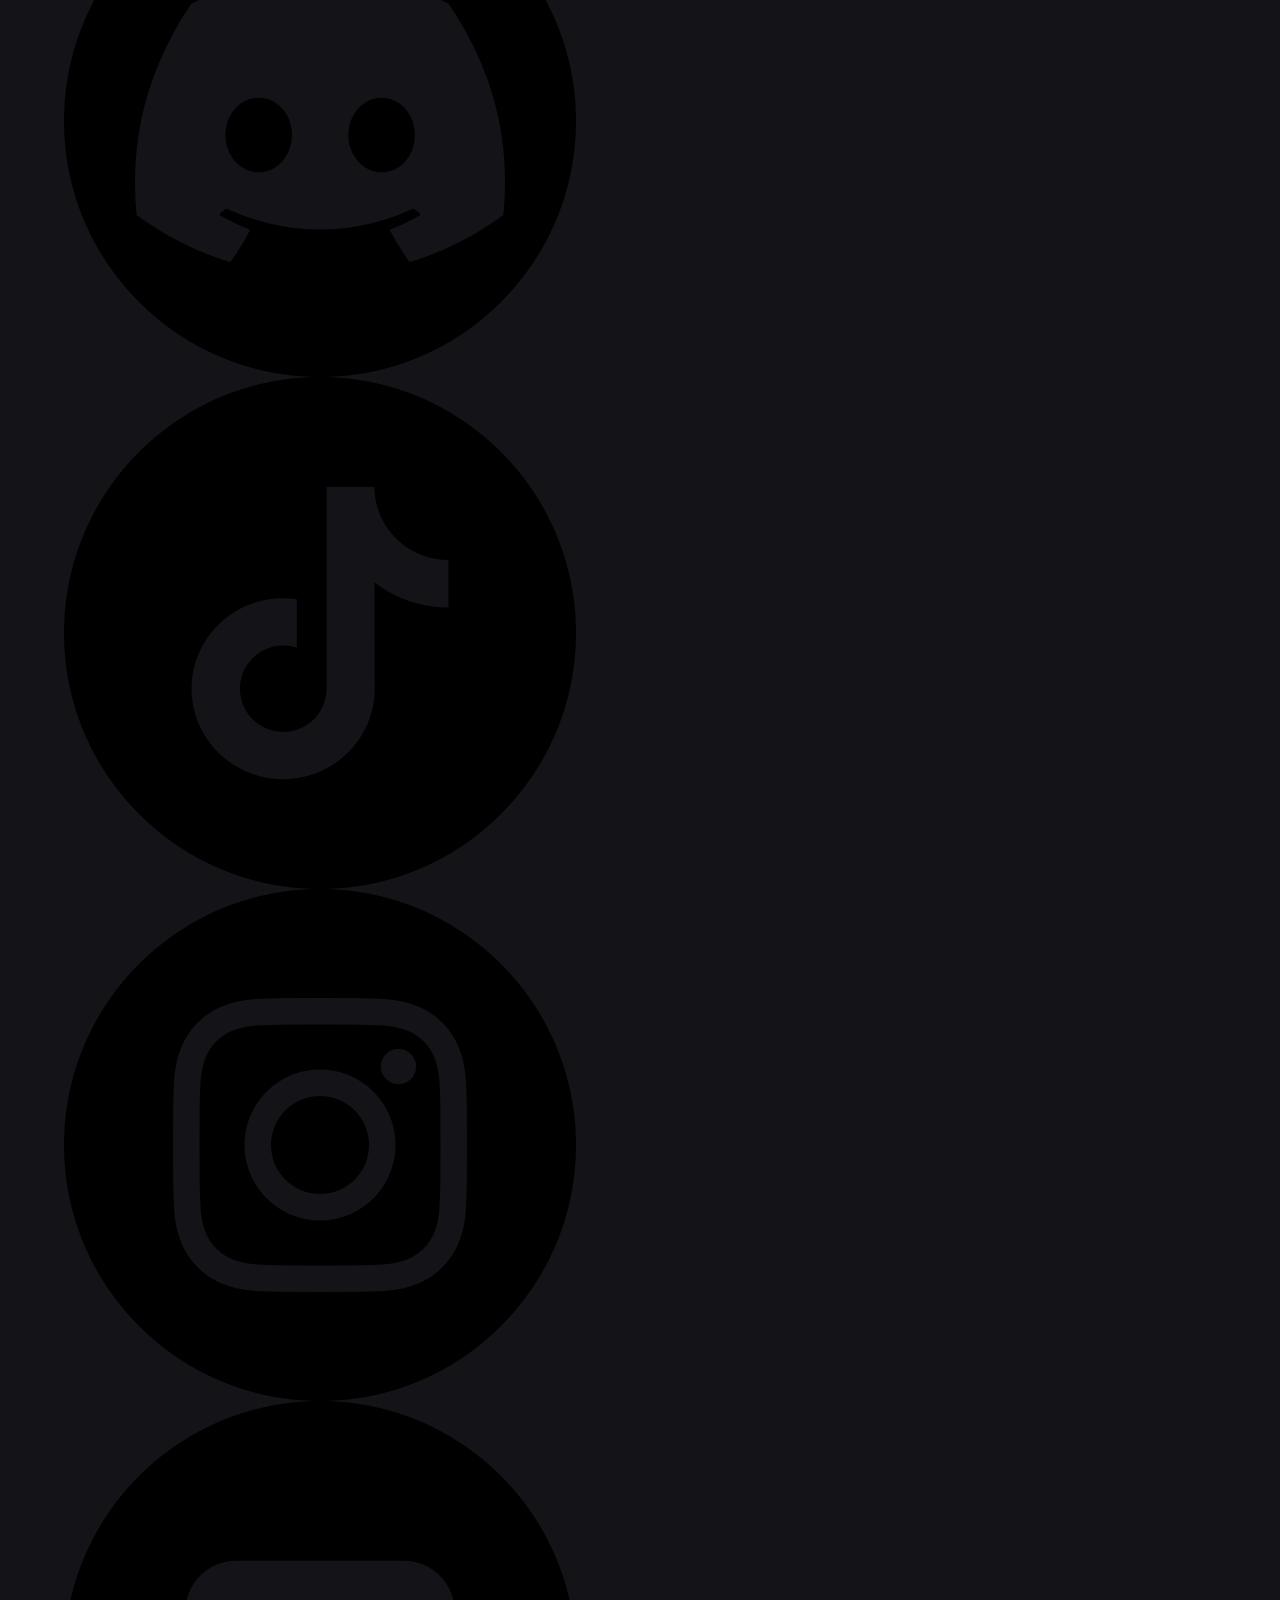
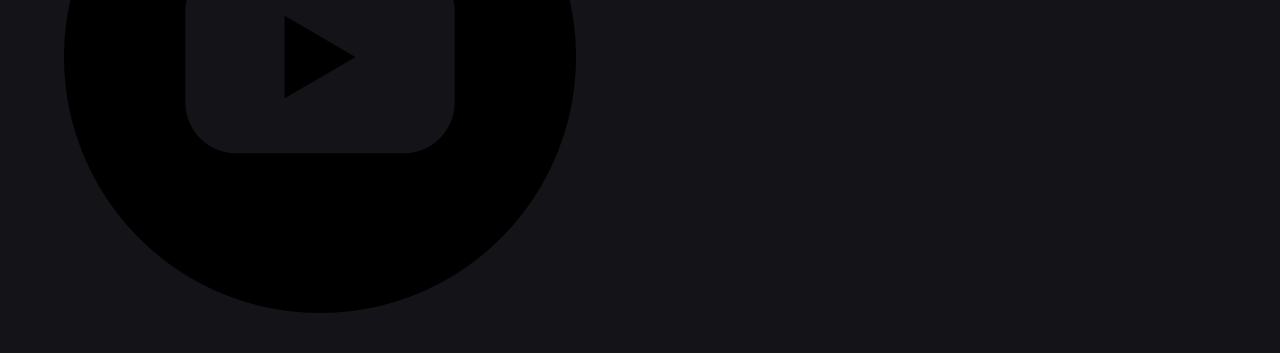
<file: ministries.html>
<!DOCTYPE html>
<html lang="en">
<head>
  <meta charset="UTF-8">
  <meta name="viewport" content="width=device-width, initial-scale=1.0">
  <meta name="description" content="Christian SMP ministries - Bible study, small groups, prayer nights, and spiritual fellowship online.">
  <title>Ministries - Christian SMP</title>
  <link rel="icon" type="image/svg+xml" href="assets/img/favicon.svg">
  <link rel="stylesheet" href="assets/css/styles.css">
</head>
<body>

  <!-- Header -->
  <header class="header">
    <div class="container header__inner">
      <a href="/" class="header__logo">Christian SMP</a>

      <button class="nav-toggle" aria-expanded="false" aria-controls="main-nav" aria-label="Toggle navigation">
        <span class="nav-toggle__bar"></span>
        <span class="nav-toggle__bar"></span>
        <span class="nav-toggle__bar"></span>
      </button>

      <nav class="nav" id="main-nav">
        <a href="/" class="nav__link">Home</a>
        <a href="/about" class="nav__link">About</a>
        <a href="/projects" class="nav__link">Projects</a>
        <a href="/ministries" class="nav__link nav__link--active">Ministries</a>
        <a href="/volunteers" class="nav__link">Volunteers</a>
      </nav>
    </div>
  </header>

  <main>
    <!-- Hero with Full Artwork -->
    <section class="page-intro-hero">
      <div class="page-intro-hero__artwork">
        <img
          src="assets/img/1280px-El_bon_samarità_(1838),_de_Pelegrí_Clavé_i_Roquer.jpg"
          alt="The Good Samaritan"
        >
      </div>
      <div class="page-intro-hero__content">
        <div class="page-intro-hero__card">
          <span class="page-intro-hero__label">Community Life</span>
          <h1 class="page-intro-hero__title">Ministries</h1>
          <p class="page-intro-hero__subtitle">
            Growing together in faith through study, prayer, and fellowship.
          </p>
        </div>
      </div>
    </section>

    <!-- Ministry Areas -->
    <section class="section">
      <div class="container">
        <div class="section-header section-header--center reveal">
          <span class="section-header__label">Community Life</span>
          <h2 class="section-header__title">Ministry Areas</h2>
          <p class="section-header__text">
            Beyond the game, we gather for spiritual nourishment and mutual encouragement.
          </p>
        </div>

        <div class="grid grid-2 reveal-stagger" style="gap: var(--space-8);">
          <div class="card">
            <span class="card__number">I</span>
            <h3 class="card__title">Bible Study</h3>
            <p class="card__text">
              We gather weekly to read and study Scripture together. These are not lectures
              but conversations, where members share insights, ask questions, and wrestle
              with the text together.
            </p>
            <ul class="card__list mt-4">
              <li>Weekly gatherings via Discord voice</li>
              <li>Book-by-book study format</li>
              <li>Discussion-based, not lecture-based</li>
              <li>Open to all members</li>
            </ul>
          </div>

          <div class="card">
            <span class="card__number">II</span>
            <h3 class="card__title">Small Groups</h3>
            <p class="card__text">
              Small groups are intimate circles of 4-8 members who meet regularly for
              deeper fellowship, accountability, and prayer. This is where real
              relationships are formed.
            </p>
            <ul class="card__list mt-4">
              <li>Groups of 4-8 members</li>
              <li>Regular meeting times</li>
              <li>Confidential and trusting environment</li>
              <li>Facilitated by trained leaders</li>
            </ul>
          </div>

          <div class="card">
            <span class="card__number">III</span>
            <h3 class="card__title">Prayer Nights</h3>
            <p class="card__text">
              Dedicated times to bring our requests before the Lord together. We intercede
              for one another, for our community, and for the world.
            </p>
            <ul class="card__list mt-4">
              <li>Monthly community prayer gatherings</li>
              <li>Structured and open prayer times</li>
              <li>Prayer request submission system</li>
              <li>Updates on answered prayers</li>
            </ul>
          </div>

          <div class="card">
            <span class="card__number">IV</span>
            <h3 class="card__title">Testimonies</h3>
            <p class="card__text">
              Regular opportunities for members to share what God is doing in their lives.
              These stories encourage the community and glorify the Lord.
            </p>
            <ul class="card__list mt-4">
              <li>Monthly testimony sharing</li>
              <li>Written and spoken formats</li>
              <li>Archive of past testimonies</li>
              <li>Encouragement for all members</li>
            </ul>
          </div>
        </div>
      </div>
    </section>

    <!-- Second Artwork - The Lost Sheep -->
    <div class="artwork artwork--with-text">
      <img
        src="assets/img/soord-the-lost-sheep-md-crop-1194x1959-74ce2.jpeg"
        alt="The Lost Sheep"
      >
    </div>

    <!-- How Ministry Works Online -->
    <section class="section">
      <div class="container container--narrow">
        <div class="content-block reveal">
          <span class="section-header__label">Online Fellowship</span>
          <h2 class="content-block__title mt-4">How Ministry Works Online</h2>
          <div class="prose">
            <p>
              Some wonder whether real ministry can happen in digital spaces. We believe
              it can, and we have seen it happen. When believers gather with intention,
              the Holy Spirit is present, regardless of the medium.
            </p>
            <p>
              Our ministries use Discord for voice and text communication. We gather
              in voice channels for Bible studies and prayer, and we use text channels
              for ongoing conversation and encouragement throughout the week.
            </p>
            <p>
              We do not see online ministry as a replacement for local church involvement.
              We encourage all members to be active in a local congregation. But we
              believe that what we offer here is a genuine supplement, a community
              that meets needs that local churches sometimes cannot.
            </p>
          </div>
        </div>
      </div>
    </section>

    <!-- Join a Group -->
    <section class="section">
      <div class="container container--narrow">
        <div class="callout reveal">
          <h3 class="callout__title">Join a Group</h3>
          <p class="callout__text">
            Ready to go deeper? Join one of our small groups or ministry gatherings.
            Connection happens in community.
          </p>
          <a href="#" class="btn btn--primary btn--large">
            Join Our Discord
          </a>
          <p class="status-card__note">
            Ministry signups happen in our Discord server
          </p>
        </div>
      </div>
    </section>

    <!-- Additional Info -->
    <section class="section">
      <div class="container container--narrow">
        <div class="content-block reveal">
          <span class="section-header__label">Participation</span>
          <h2 class="content-block__title mt-4">Getting Involved</h2>
          <div class="prose">
            <p>
              Participation in our ministries is open to all community members. You do
              not need to be a Minecraft player to join a Bible study or small group.
              If you are part of the Christian SMP community in any capacity, you are
              welcome at the table.
            </p>
            <p>
              We encourage new members to start by attending a Bible study or prayer
              night before joining a small group. This allows you to get a feel for
              our community and for us to get to know you.
            </p>
          </div>
        </div>

        <div class="grid grid-3 mt-12 reveal-stagger">
          <div class="panel panel--sm text-center">
            <p class="text-lg font-serif mb-2">Weekly</p>
            <p class="text-secondary text-sm">Bible Studies</p>
          </div>

          <div class="panel panel--sm text-center">
            <p class="text-lg font-serif mb-2">Monthly</p>
            <p class="text-secondary text-sm">Prayer Nights</p>
          </div>

          <div class="panel panel--sm text-center">
            <p class="text-lg font-serif mb-2">Ongoing</p>
            <p class="text-secondary text-sm">Small Groups</p>
          </div>
        </div>
      </div>
    </section>

  </main>

  <!-- Footer -->
    <footer class="footer">
    <div class="container footer__inner">
      <div class="footer__left">
        <p class="footer__brand">Christian SMP</p>
        <p class="footer__tagline">Soli Deo Gloria</p>
      </div>
      <div class="footer__social">
        <a class="footer__social-link" href="https://discord.gg/mmccr2GF6J" aria-label="Discord">
          <img src="assets/img/discord.png" alt="Discord">
        </a>
        <a class="footer__social-link" href="https://tiktok.com/@christianminecraftsmp" aria-label="TikTok">
          <img src="assets/img/tiktok.png" alt="TikTok">
        </a>
        <a class="footer__social-link" href="https://instagram.com/christianminecraftsmp" aria-label="Instagram">
          <img src="assets/img/instagram.png" alt="Instagram">
        </a>
        <a class="footer__social-link" href="https://youtube.com/@christiansmp" aria-label="YouTube">
          <img src="assets/img/youtube.png" alt="YouTube">
        </a>
      </div>
    </div>
  </footer>

  <script src="assets/js/main.js"></script>
</body>
</html>
</file>
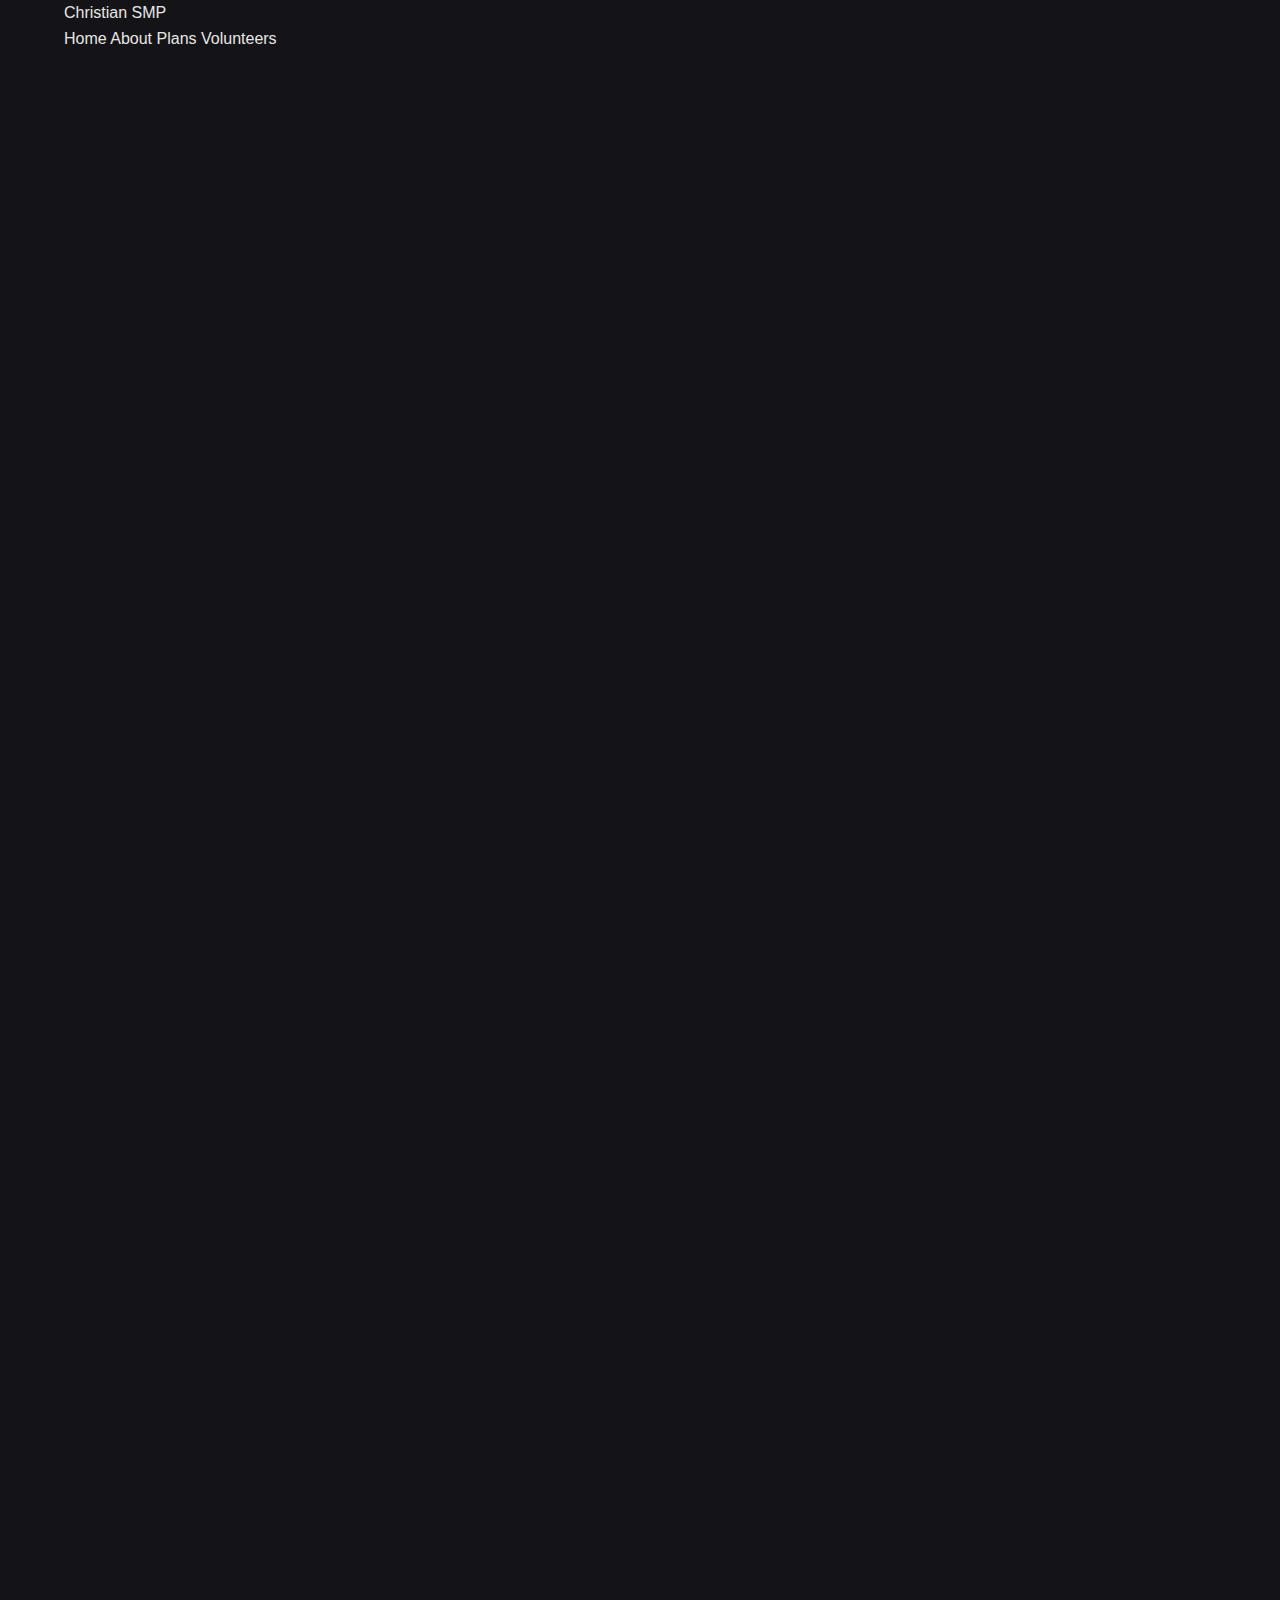
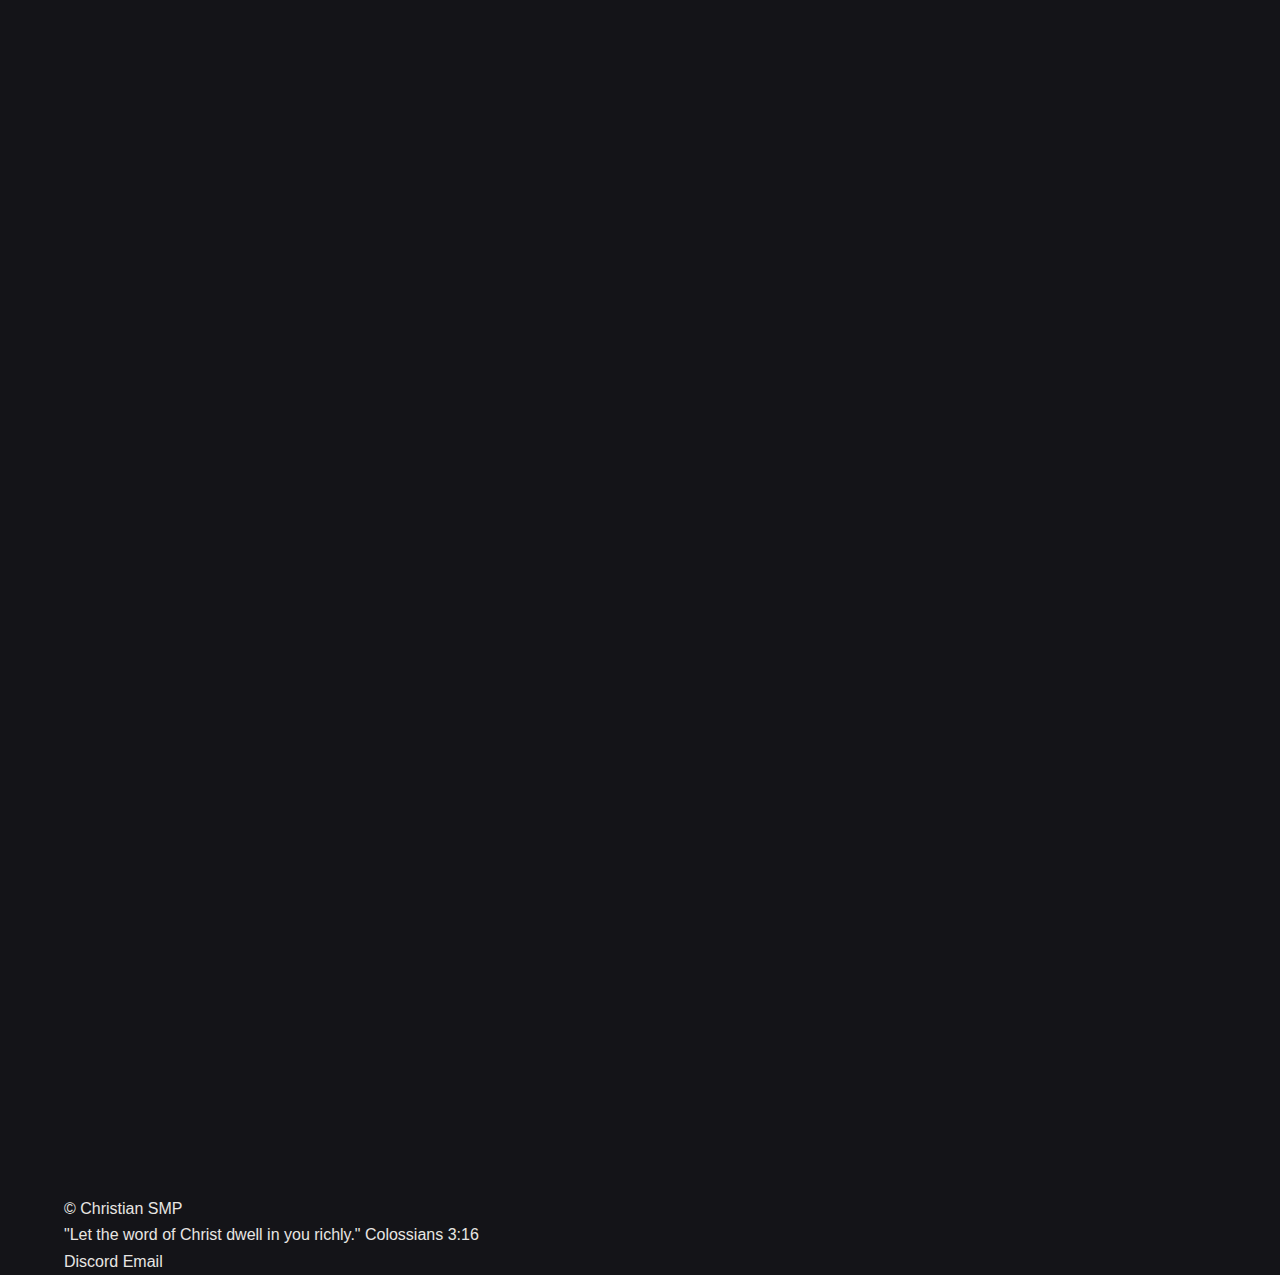
<file: plans.html>
<!DOCTYPE html>
<html lang="en">
  <head>
    <meta charset="UTF-8" />
    <meta name="viewport" content="width=device-width, initial-scale=1" />
    <title>Plans & Development | Christian SMP</title>
    <meta
      name="description"
      content="Explore the current focus, upcoming features, and long-term vision for Christian SMP." 
    />
    <link rel="stylesheet" href="assets/css/styles.css" />
  </head>
  <body>
    <header class="site-header">
      <div class="container inner">
        <a class="logo" href="index.html">Christian SMP</a>
        <button class="nav-toggle" type="button" aria-expanded="false" aria-controls="primary-nav">
          Menu
        </button>
        <nav class="nav-menu" id="primary-nav">
          <a href="index.html">Home</a>
          <a href="about.html">About</a>
          <a href="plans.html" aria-current="page">Plans</a>
          <a href="volunteers.html">Volunteers</a>
        </nav>
      </div>
    </header>

    <main>
      <section class="hero">
        <div class="container hero-content">
          <div class="reveal">
            <p class="label">Plans & Development</p>
            <h1>Building faithfully and intentionally</h1>
            <p>
              From launch details to long-term discipleship tools, we move forward with prayerful planning and
              open communication.
            </p>
          </div>
          <div class="placeholder-art reveal">
            <div>
              <p class="label">Art Placeholder</p>
              <p>Room for imagery tied to vision and growth.</p>
            </div>
          </div>
        </div>
      </section>

      <section class="section">
        <div class="container grid cols-2">
          <div class="panel reveal">
            <p class="label">Current Focus</p>
            <h2>What we are building now</h2>
            <ul class="list">
              <li>Launching the core survival world with prayer and testing.</li>
              <li>Stabilizing essential plugins and moderation workflows.</li>
              <li>Building the first spawn hub and community gathering spaces.</li>
              <li>Testing Bible-study formats that fit Minecraft rhythms.</li>
            </ul>
          </div>
          <div class="panel reveal">
            <p class="label">How You Can Pray</p>
            <h2>Prayer requests</h2>
            <ul class="list">
              <li>Wisdom and unity for leadership and volunteers.</li>
              <li>Protection from drama and distractions.</li>
              <li>Spiritual fruit and humility in every decision.</li>
              <li>Grace-filled discipleship for new players.</li>
            </ul>
          </div>
        </div>
      </section>

      <section class="section">
        <div class="container">
          <div class="reveal">
            <p class="label">Upcoming Features</p>
            <h2>Near-term ideas in motion</h2>
          </div>
          <div class="grid cols-3">
            <article class="card reveal">
              <h3>Scripture-themed events</h3>
              <p>Monthly community nights shaped by Bible readings and prayer.</p>
            </article>
            <article class="card reveal">
              <h3>Community builds</h3>
              <p>Large-scale projects that celebrate creativity and collaboration.</p>
            </article>
            <article class="card reveal">
              <h3>Player testimonies</h3>
              <p>Stories shared through video or text to strengthen the body.</p>
            </article>
          </div>
        </div>
      </section>

      <section class="section">
        <div class="container">
          <div class="panel reveal">
            <p class="label">Long-Term Vision</p>
            <h2>Discipleship first, technology in service</h2>
            <p>
              Our long-term vision is a growing, Christ-centered SMP with deeper discipleship tools, curated
              events, and creative builds that testify to God’s goodness. We aim to build systems that make it
              easier to connect, mentor, and invite friends into a supportive online church family.
            </p>
          </div>
        </div>
      </section>
    </main>

    <footer class="site-footer">
      <div class="container footer-inner">
        <div>
          <p>© Christian SMP</p>
          <p>"Let the word of Christ dwell in you richly." Colossians 3:16</p>
        </div>
        <div class="footer-links">
          <a href="https://discord.gg/placeholder">Discord</a>
          <a href="mailto:hello@christiansmp.com">Email</a>
        </div>
      </div>
    </footer>

    <script src="assets/js/main.js" defer></script>
  </body>
</html>
</file>
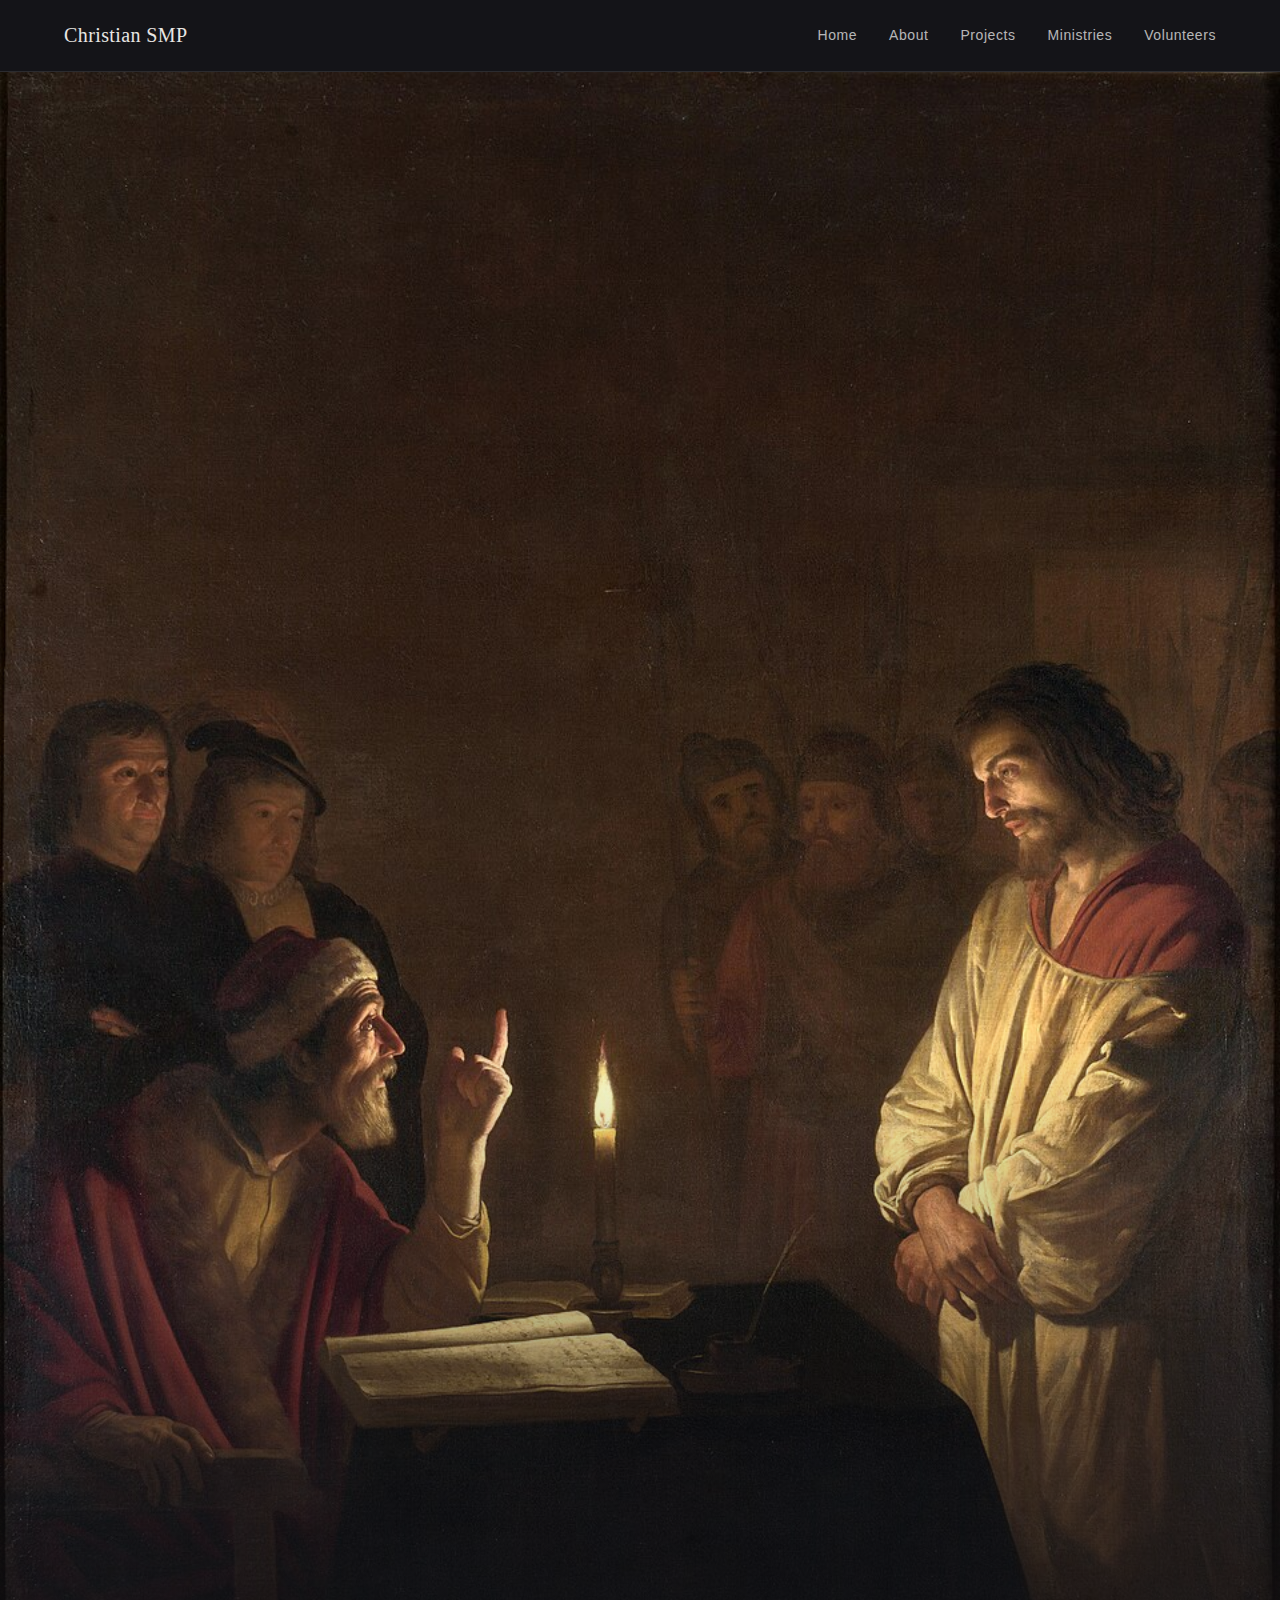
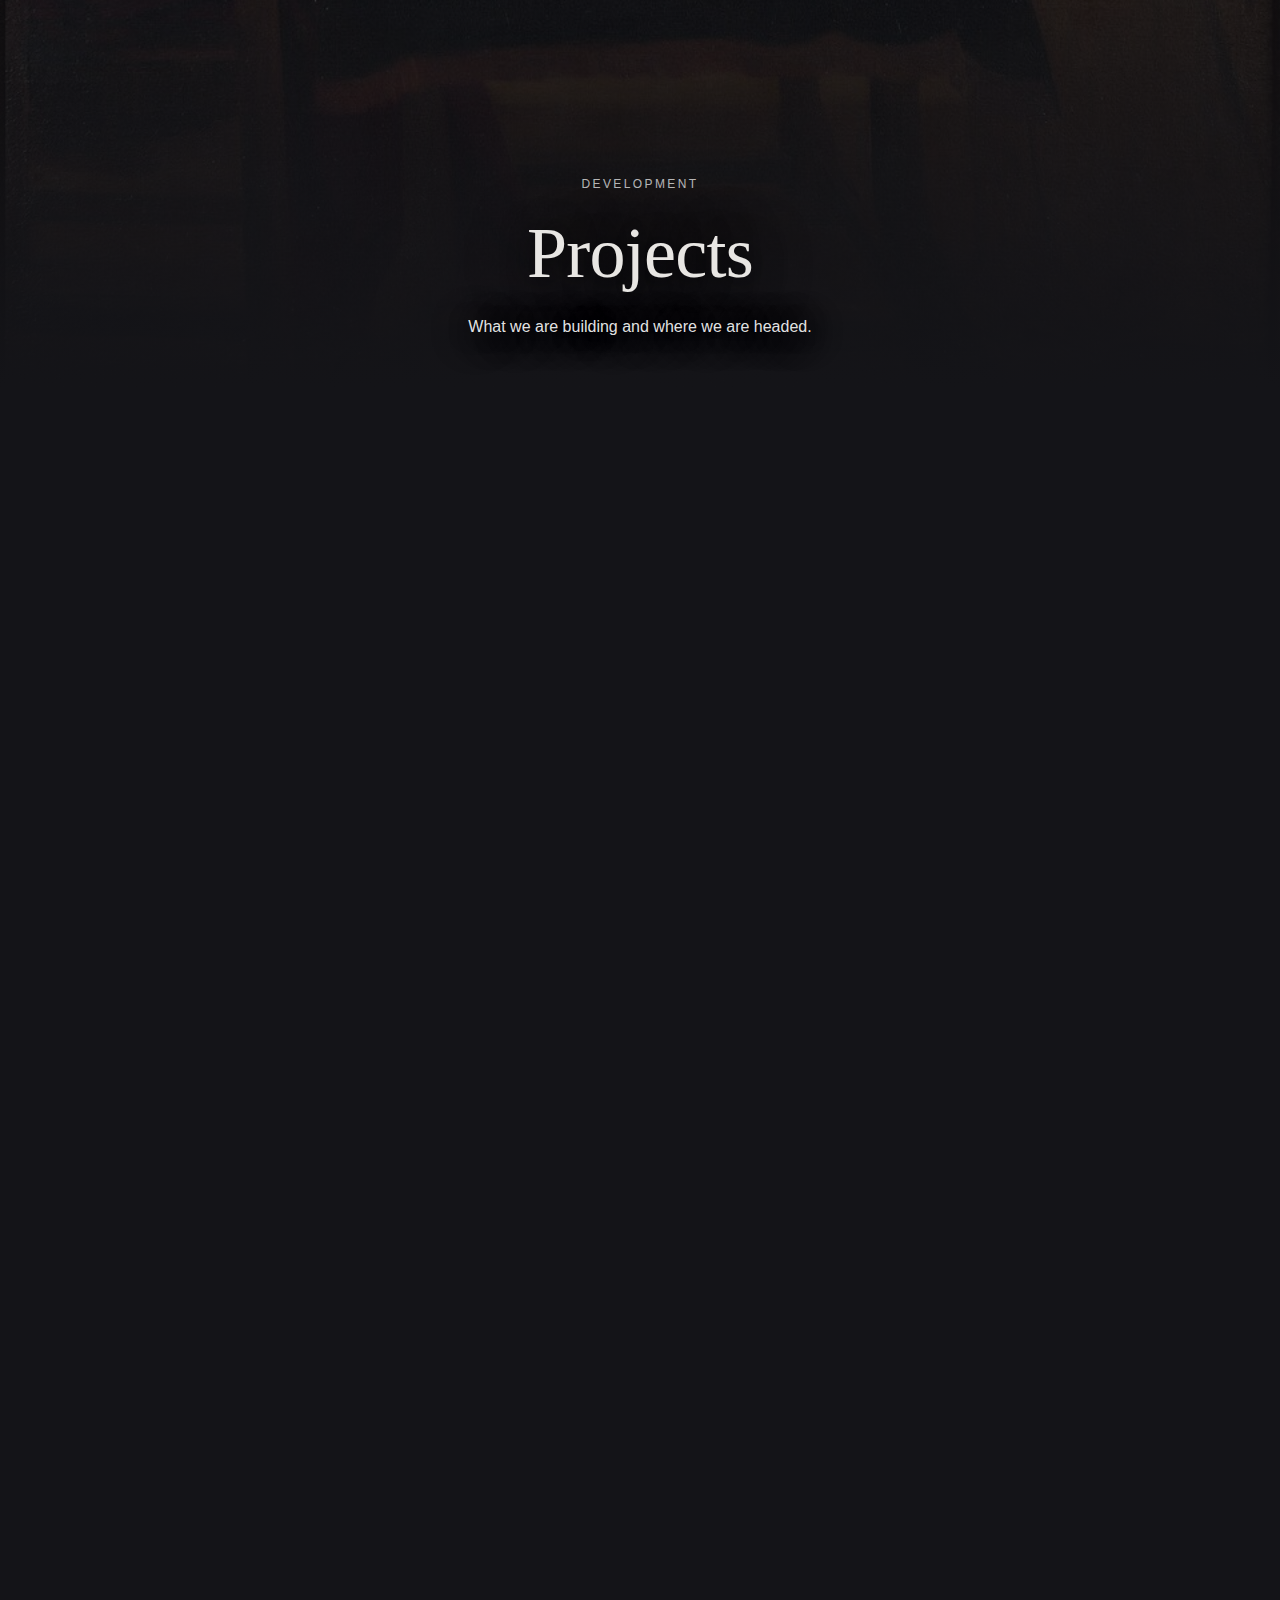
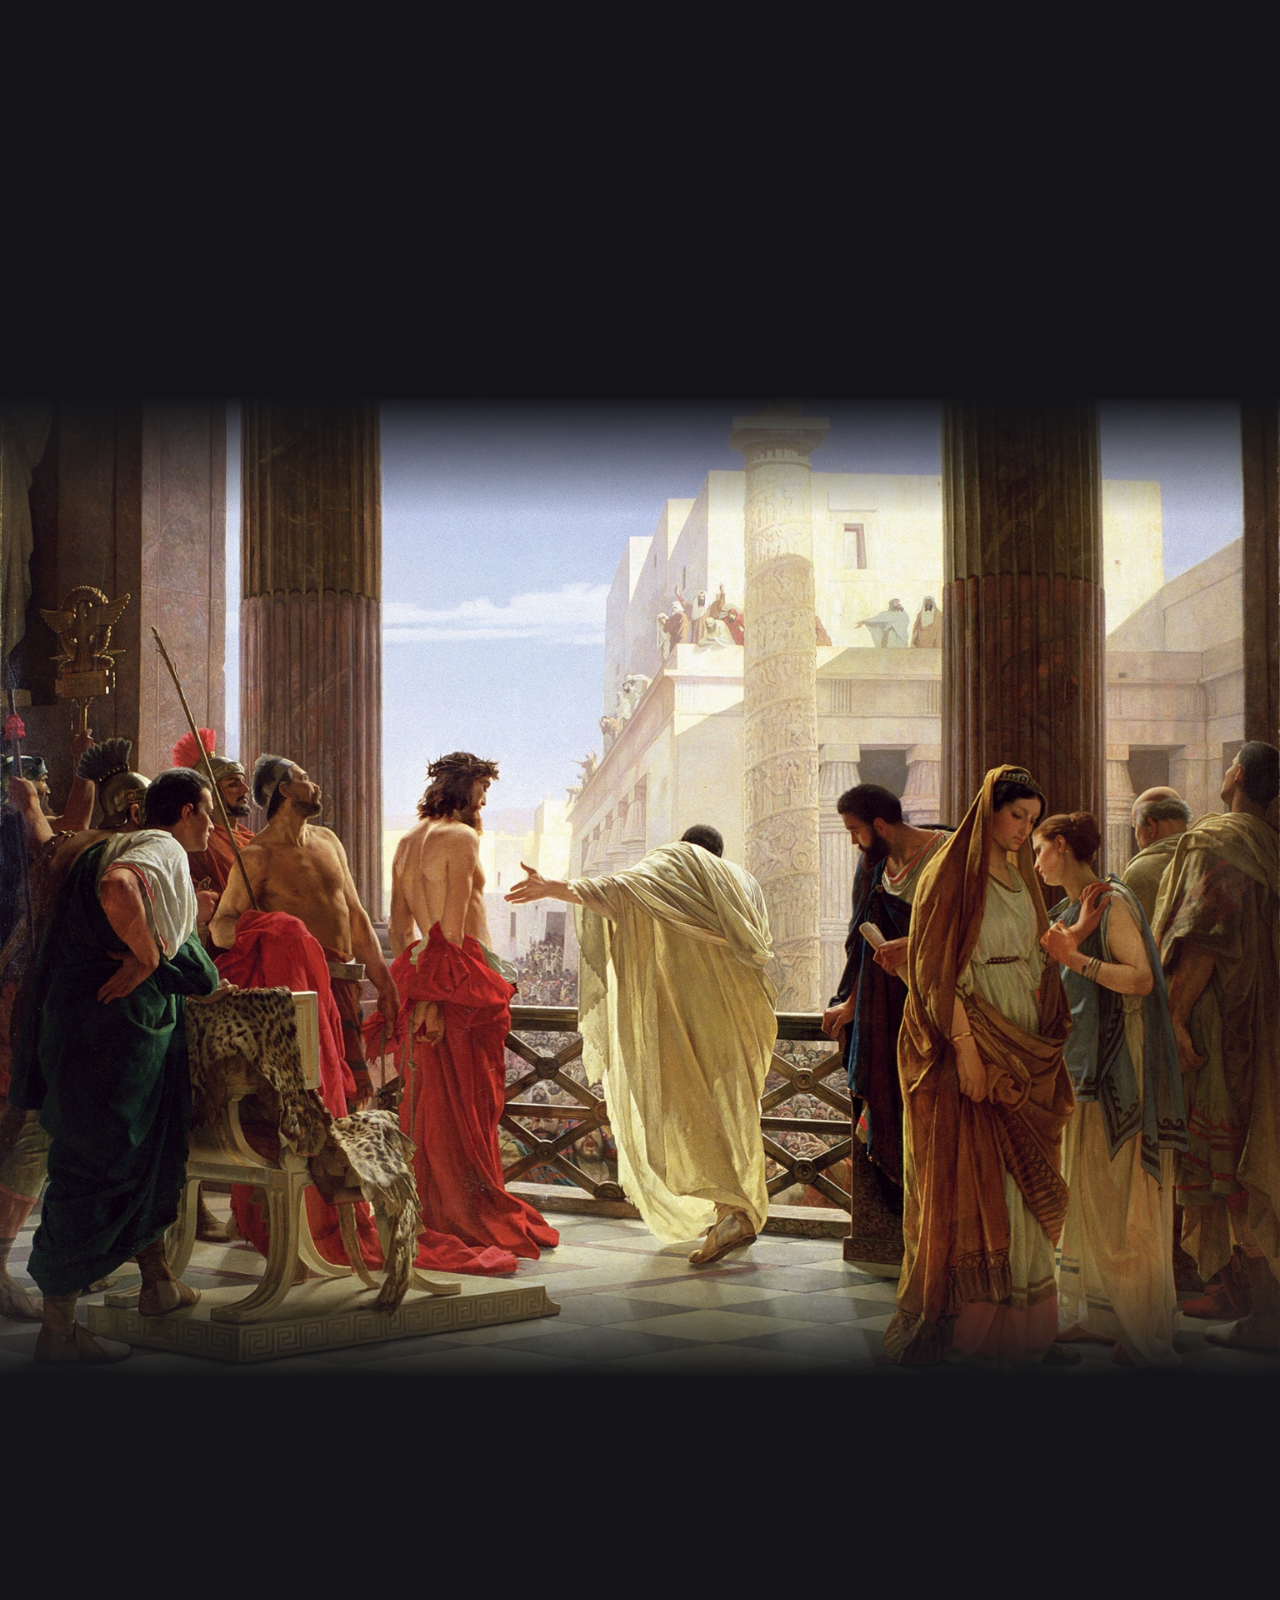
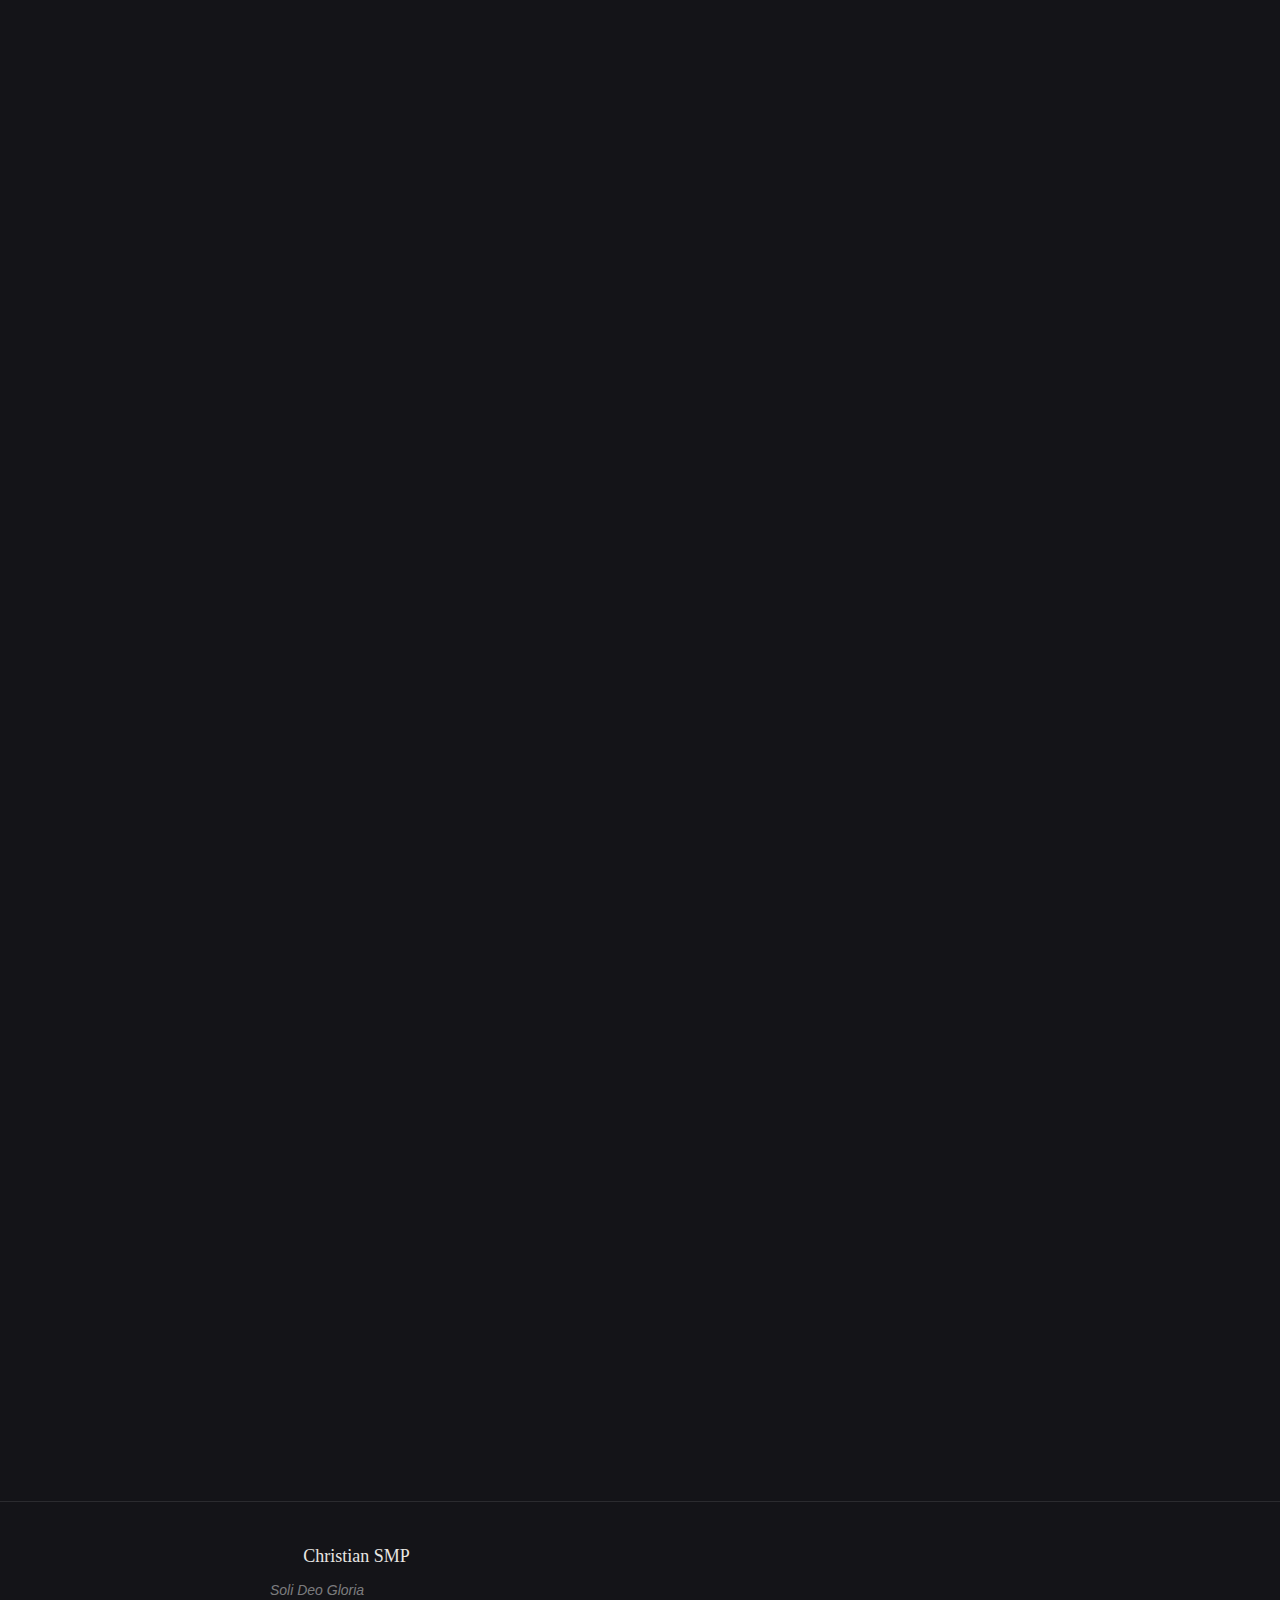
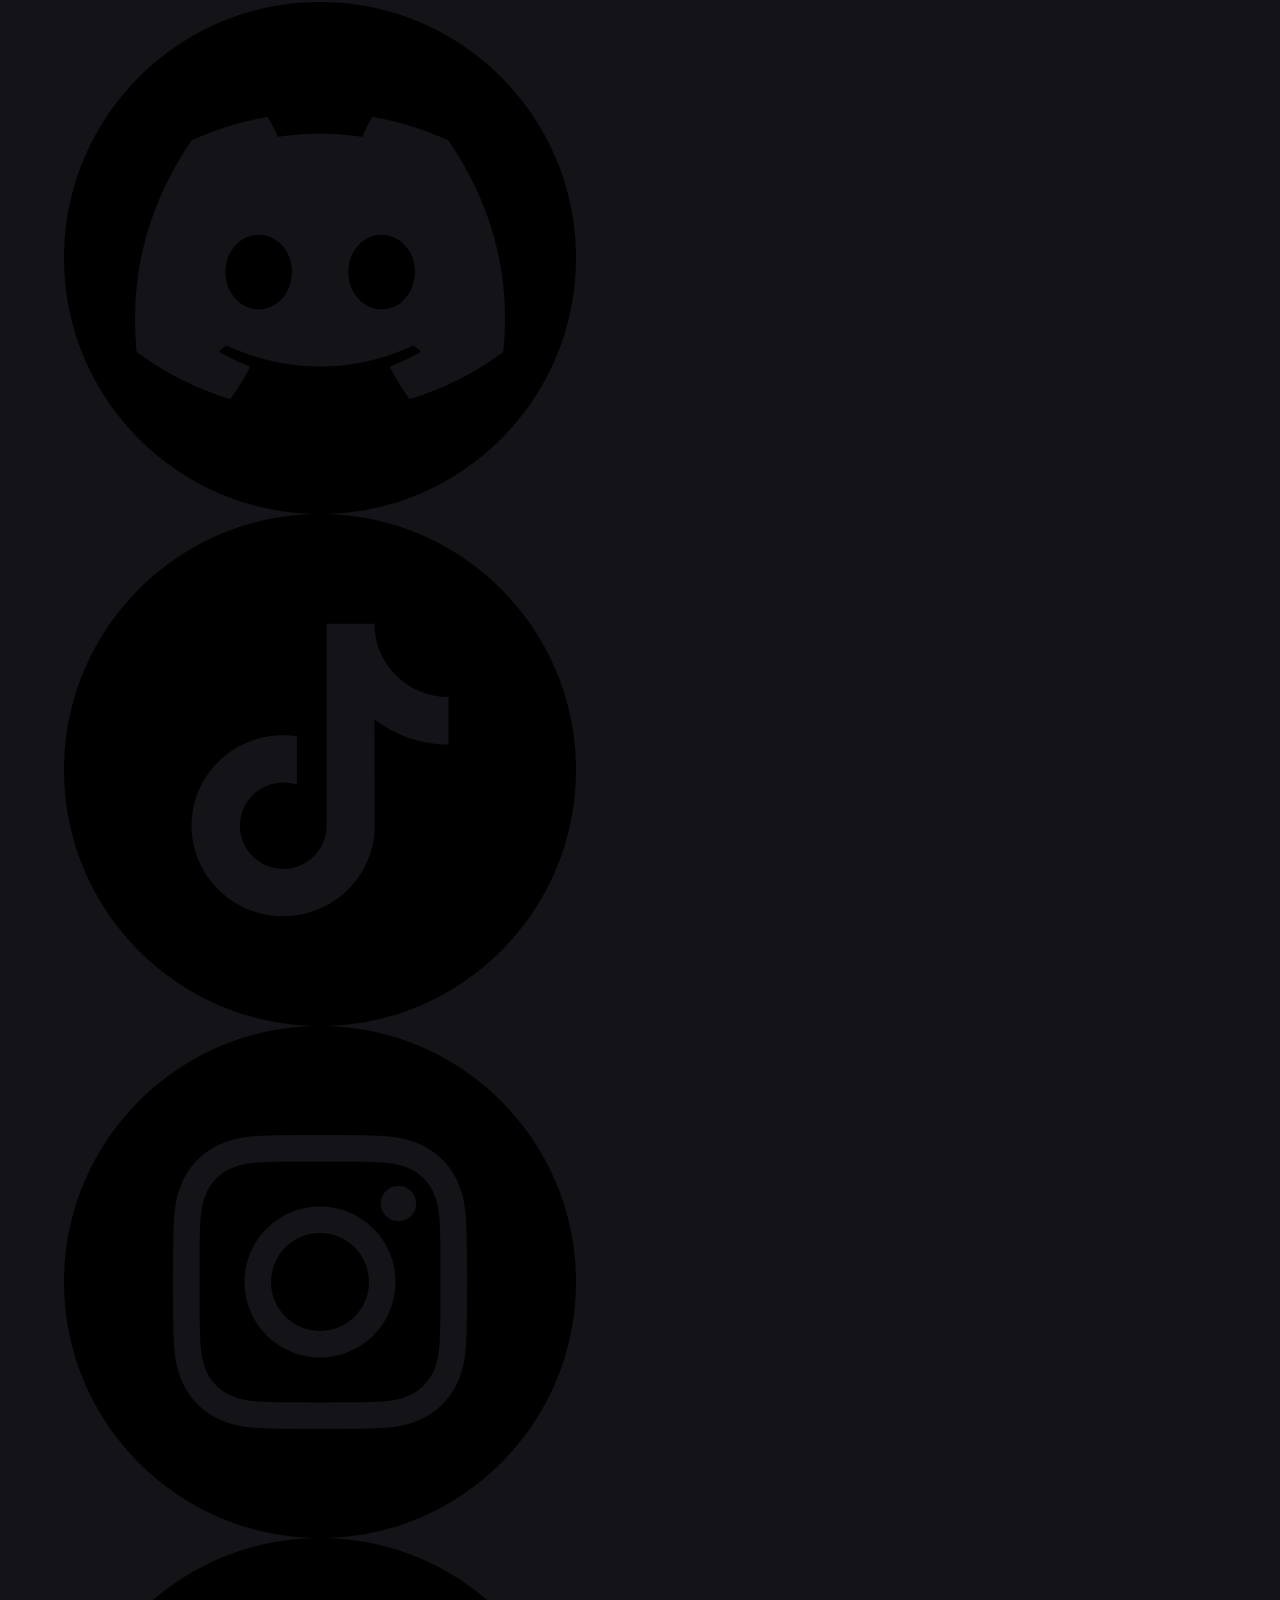
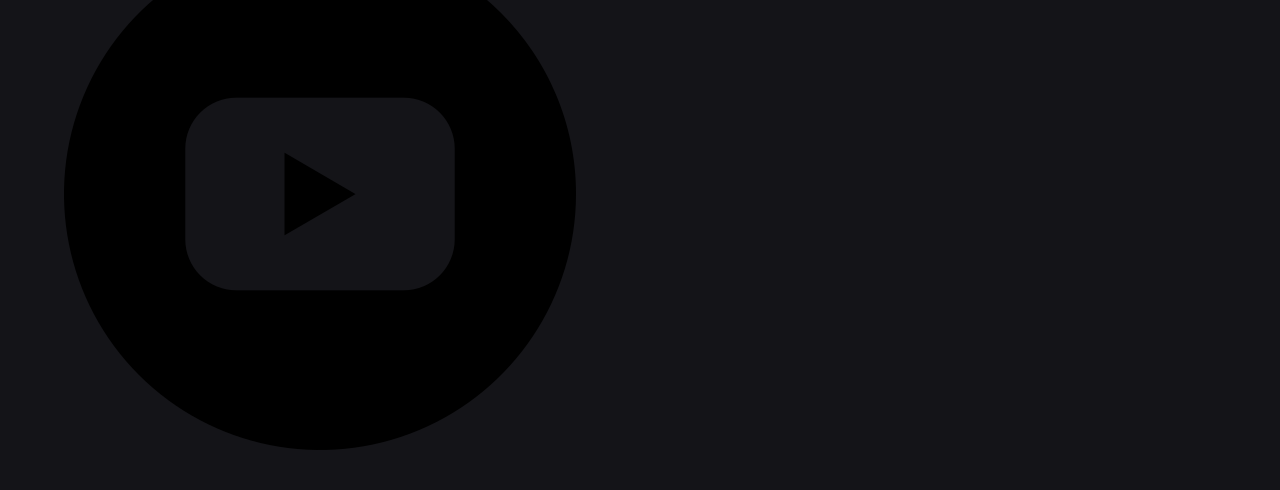
<file: projects.html>
<!DOCTYPE html>
<html lang="en">
<head>
  <meta charset="UTF-8">
  <meta name="viewport" content="width=device-width, initial-scale=1.0">
  <meta name="description" content="Christian SMP development roadmap, current projects, and long-term vision.">
  <title>Projects - Christian SMP</title>
  <link rel="icon" type="image/svg+xml" href="assets/img/favicon.svg">
  <link rel="stylesheet" href="assets/css/styles.css">
</head>
<body>

  <!-- Header -->
  <header class="header">
    <div class="container header__inner">
      <a href="/" class="header__logo">Christian SMP</a>

      <button class="nav-toggle" aria-expanded="false" aria-controls="main-nav" aria-label="Toggle navigation">
        <span class="nav-toggle__bar"></span>
        <span class="nav-toggle__bar"></span>
        <span class="nav-toggle__bar"></span>
      </button>

      <nav class="nav" id="main-nav">
        <a href="/" class="nav__link">Home</a>
        <a href="/about" class="nav__link">About</a>
        <a href="/projects" class="nav__link nav__link--active">Projects</a>
        <a href="/ministries" class="nav__link">Ministries</a>
        <a href="/volunteers" class="nav__link">Volunteers</a>
      </nav>
    </div>
  </header>

  <main>
    <!-- Hero with Full Artwork -->
    <section class="page-intro-hero">
      <div class="page-intro-hero__artwork">
        <img
          src="assets/img/Gerard_van_Honthorst_-_Christ_before_the_High_Priest_-_WGA11650.jpg"
          alt="Christ before the High Priest"
        >
      </div>
      <div class="page-intro-hero__content">
        <div class="page-intro-hero__card">
          <span class="page-intro-hero__label">Development</span>
          <h1 class="page-intro-hero__title">Projects</h1>
          <p class="page-intro-hero__subtitle">
            What we are building and where we are headed.
          </p>
        </div>
      </div>
    </section>

    <!-- Current Development Focus -->
    <section class="section">
      <div class="container container--narrow">
        <div class="content-block reveal">
          <span class="section-header__label">Development</span>
          <h2 class="content-block__title mt-4">Current Focus</h2>
          <div class="prose">
            <p>
              We are in active development, preparing the infrastructure and systems
              that will support our community. Our focus is on building a stable,
              welcoming, and spiritually healthy environment.
            </p>
          </div>

          <div class="panel panel--sm mt-8">
            <h4 class="mb-6">Technical Priorities</h4>
            <ul class="card__list">
              <li>Server infrastructure and performance optimization</li>
              <li>Whitelist and application system development</li>
              <li>Discord integration and community management tools</li>
              <li>Custom plugins for community features</li>
              <li>Backup and data protection systems</li>
              <li>Anti-grief and moderation tooling</li>
              <li>Website and documentation</li>
            </ul>
          </div>
        </div>
      </div>
    </section>

    <!-- Upcoming Features -->
    <section class="section">
      <div class="container">
        <div class="section-header section-header--center reveal">
          <span class="section-header__label">Roadmap</span>
          <h2 class="section-header__title">Upcoming Features</h2>
          <p class="section-header__text">
            Experiments and features we are working toward.
          </p>
        </div>

        <div class="grid grid-3 reveal-stagger">
          <div class="card">
            <span class="card__number">01</span>
            <h3 class="card__title">Spawn Garden of Eden</h3>
            <p class="card__text">
              A biblically inspired Eden at spawn with living rivers, cherubim
              guardians, and storytelling builds that point back to Genesis.
            </p>
          </div>

          <div class="card">
            <span class="card__number">02</span>
            <h3 class="card__title">Game Mechanics</h3>
            <p class="card__text">
              Dynamic game rules tied to our community Bible reading plan, so
              daily passages shape buffs, challenges, and server-wide goals.
            </p>
          </div>

          <div class="card">
            <span class="card__number">03</span>
            <h3 class="card__title">Community Center</h3>
            <p class="card__text">
              An in-game hub for prayer requests, testimonies, and announcements
              that keeps the community connected throughout the week.
            </p>
          </div>

          <div class="card">
            <span class="card__number">04</span>
            <h3 class="card__title">Player Interviews</h3>
            <p class="card__text">
              Featured player spotlights recorded in game and shared on our social
              media to celebrate stories and community impact.
            </p>
          </div>

          <div class="card">
            <span class="card__number">05</span>
            <h3 class="card__title">Ministry Workshops</h3>
            <p class="card__text">
              Practical training sessions on discipleship, content creation, and
              outreach to equip players for real ministry work.
            </p>
          </div>

          <div class="card">
            <span class="card__number">06</span>
            <h3 class="card__title">Custom Plugins</h3>
            <p class="card__text">
              Purpose-built plugins that deepen gameplay with biblical themes,
              narrative quests, and discipleship-friendly systems.
            </p>
          </div>
        </div>
      </div>
    </section>
    </div>

    <!-- Second Artwork - Ecce Homo -->
    <div class="artwork artwork--with-text">
      <img
        src="assets/img/Ecce_homo_by_Antonio_Ciseri.jpg"
        alt="Ecce Homo"
      >
    </div>

    <!-- Long-Term Vision -->
    <section class="section">
      <div class="container container--narrow">
        <div class="content-block reveal">
          <span class="section-header__label">Vision</span>
          <h2 class="content-block__title mt-4">Long-Term Direction</h2>
          <div class="prose">
            <p>
              Our vision extends beyond a typical gaming server. We are building a
              digital parish, a place where believers can gather across time zones
              and continents to worship, learn, and grow together.
            </p>
            <p>
              Ultimately, we pray that Christian SMP becomes a place where Christ
              is exalted, the saints are edified, and the watching world sees
              something beautiful: believers dwelling together in unity.
            </p>
          </div>
        </div>
      </div>
    </section>

    <!-- Prayer Points -->
    <section class="section">
      <div class="container container--narrow">
        <div class="section-header section-header--center reveal">
          <span class="section-header__label">Intercession</span>
          <h2 class="section-header__title">How You Can Pray</h2>
          <p class="section-header__text">
            We covet your prayers as we build this community.
          </p>
        </div>

        <div class="prayer-list reveal">
          <div class="prayer-list__item">
            <div class="prayer-list__icon">+</div>
            <p class="prayer-list__text">
              <strong>For wisdom</strong> in making decisions that honor Christ and serve the community well.
            </p>
          </div>

          <div class="prayer-list__item">
            <div class="prayer-list__icon">+</div>
            <p class="prayer-list__text">
              <strong>For unity</strong> among the leadership and members, that we would be of one mind and heart.
            </p>
          </div>

          <div class="prayer-list__item">
            <div class="prayer-list__icon">+</div>
            <p class="prayer-list__text">
              <strong>For protection</strong> from those who would seek to harm or disrupt the community.
            </p>
          </div>

          <div class="prayer-list__item">
            <div class="prayer-list__icon">+</div>
            <p class="prayer-list__text">
              <strong>For fruitfulness</strong> in the spiritual lives of our members, that real growth would occur.
            </p>
          </div>

          <div class="prayer-list__item">
            <div class="prayer-list__icon">+</div>
            <p class="prayer-list__text">
              <strong>For open doors</strong> to reach those who need fellowship and encouragement in their faith.
            </p>
          </div>
        </div>
      </div>
    </section>

    <!-- CTA -->
    <section class="section">
      <div class="container container--narrow">
        <div class="callout reveal">
          <h3 class="callout__title">Want to Help Build?</h3>
          <p class="callout__text">
            We are looking for developers, builders, and servants to help bring this vision to life.
          </p>
          <a href="/volunteers" class="btn btn--primary">Learn About Volunteering</a>
        </div>
      </div>
    </section>

  </main>

  <!-- Footer -->
    <footer class="footer">
    <div class="container footer__inner">
      <div class="footer__left">
        <p class="footer__brand">Christian SMP</p>
        <p class="footer__tagline">Soli Deo Gloria</p>
      </div>
      <div class="footer__social">
        <a class="footer__social-link" href="https://discord.gg/mmccr2GF6J" aria-label="Discord">
          <img src="assets/img/discord.png" alt="Discord">
        </a>
        <a class="footer__social-link" href="https://tiktok.com/@christianminecraftsmp" aria-label="TikTok">
          <img src="assets/img/tiktok.png" alt="TikTok">
        </a>
        <a class="footer__social-link" href="https://instagram.com/christianminecraftsmp" aria-label="Instagram">
          <img src="assets/img/instagram.png" alt="Instagram">
        </a>
        <a class="footer__social-link" href="https://youtube.com/@christiansmp" aria-label="YouTube">
          <img src="assets/img/youtube.png" alt="YouTube">
        </a>
      </div>
    </div>
  </footer>

  <script src="assets/js/main.js"></script>
</body>
</html>
</file>
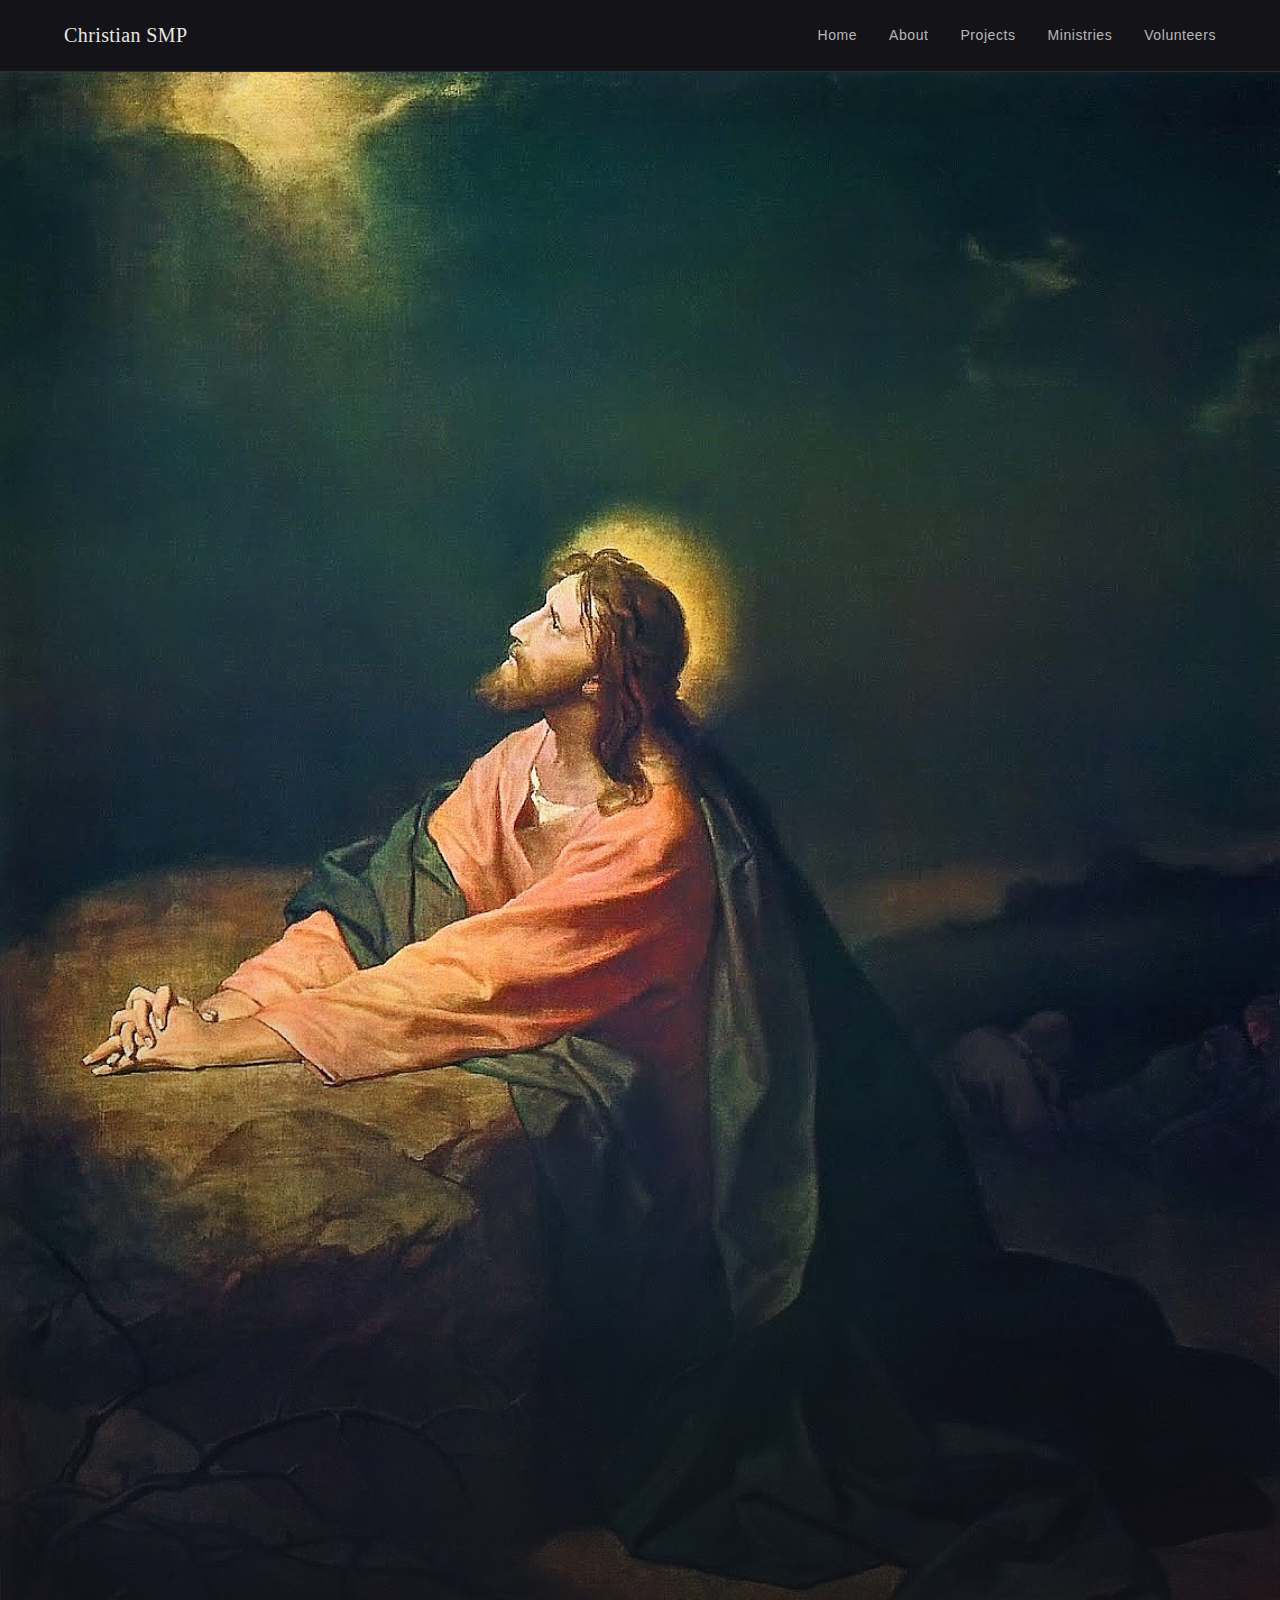
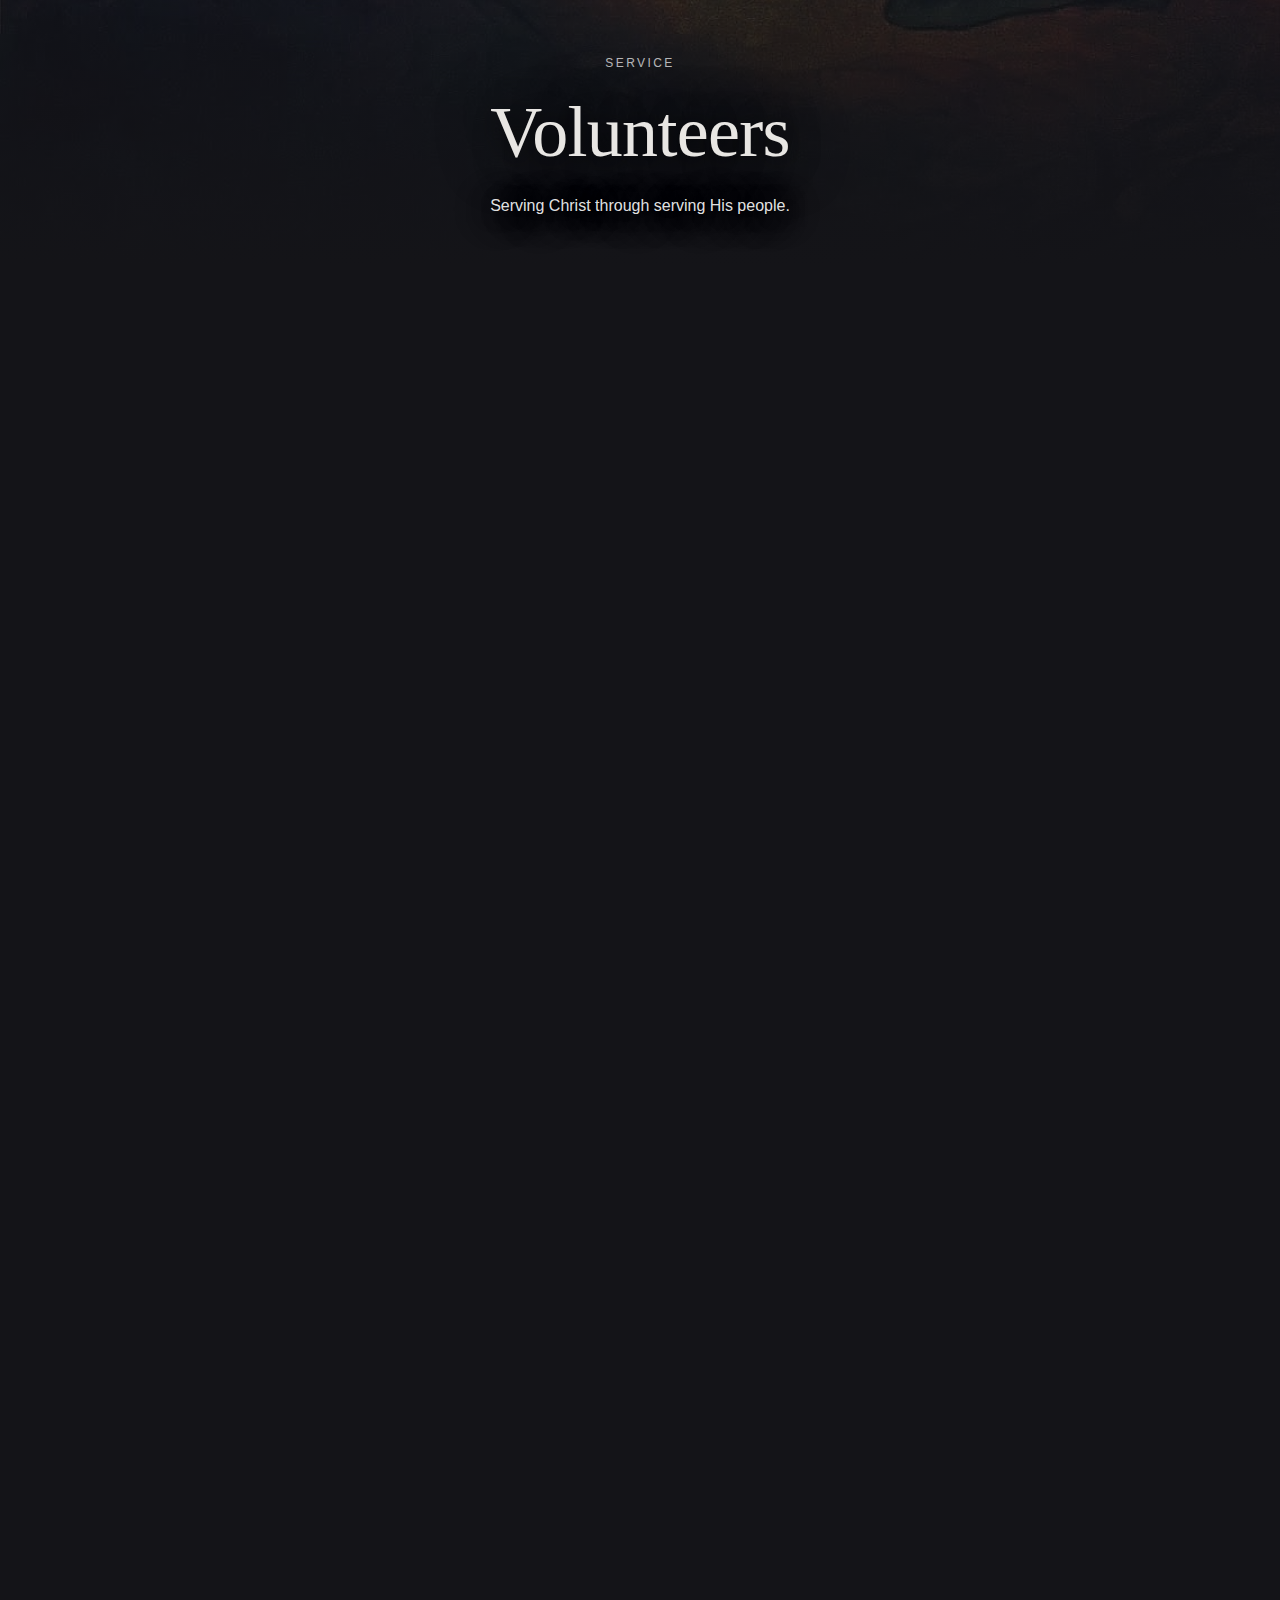
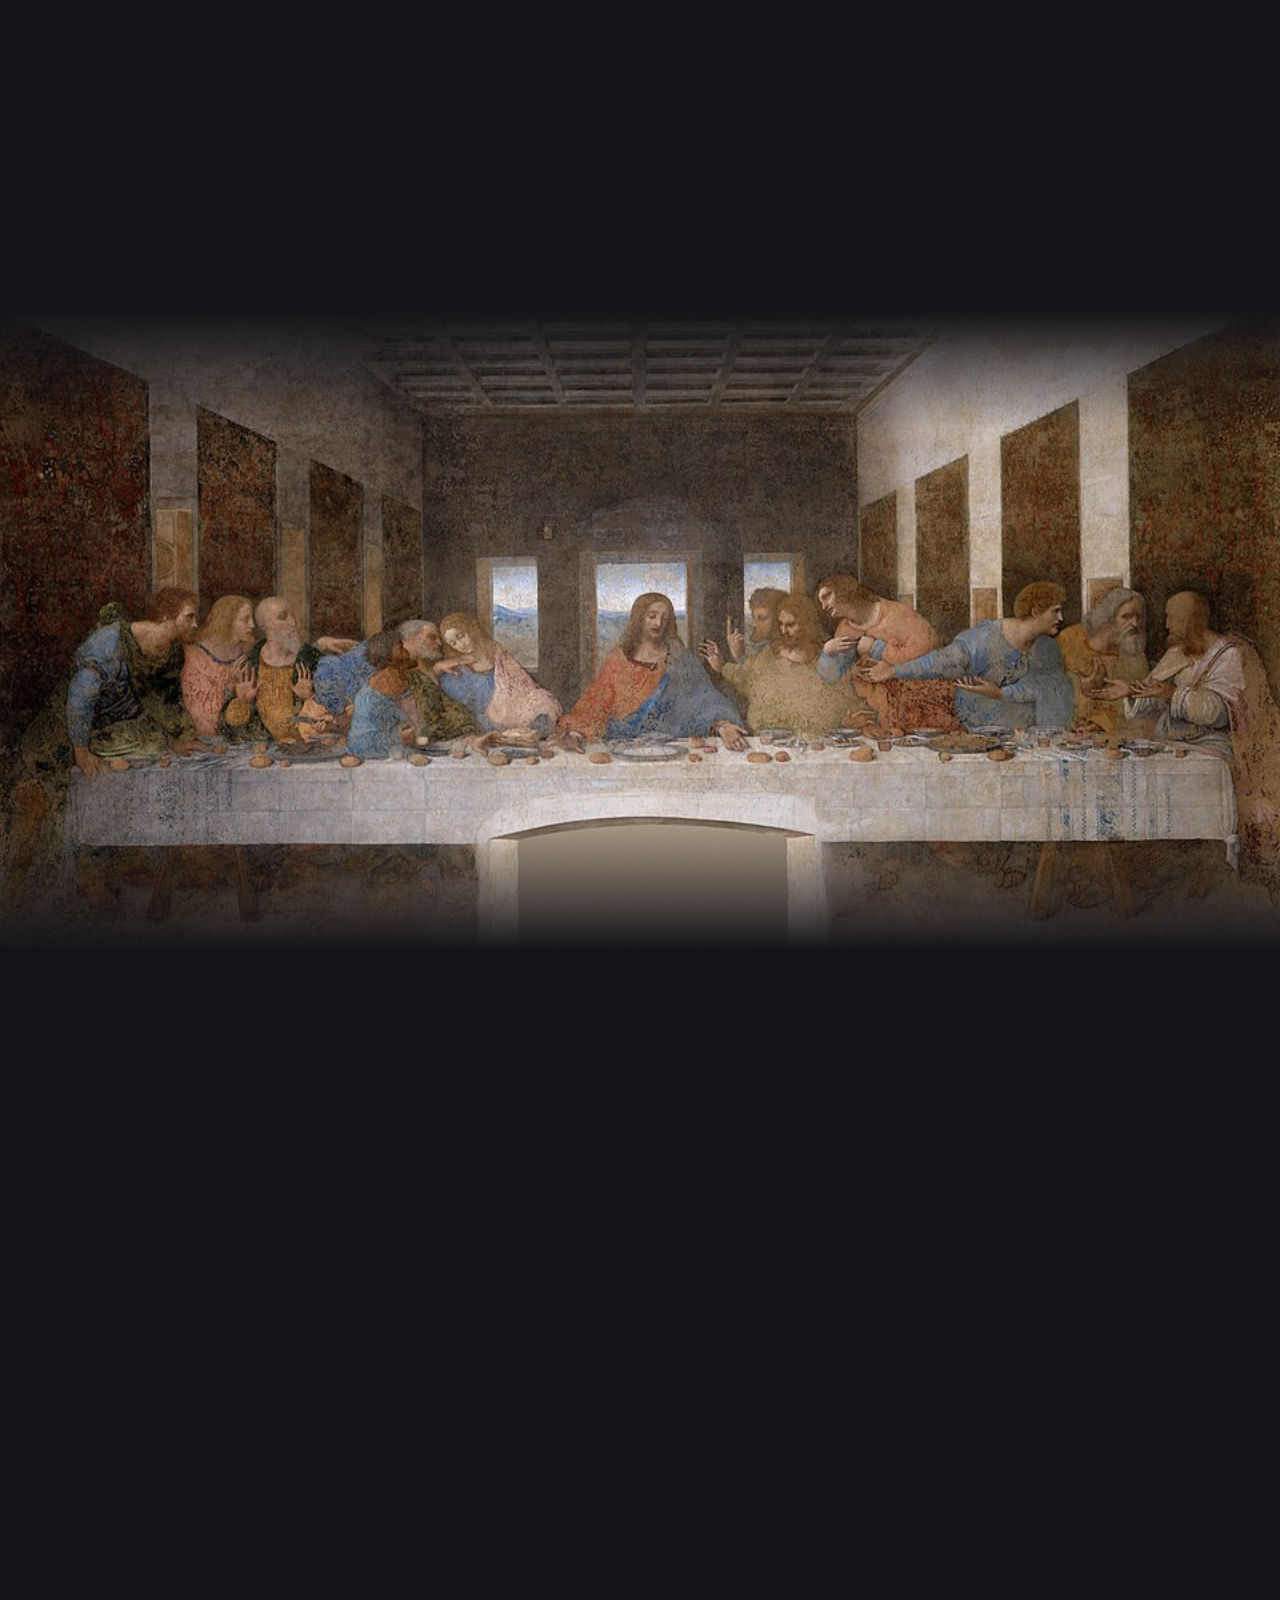
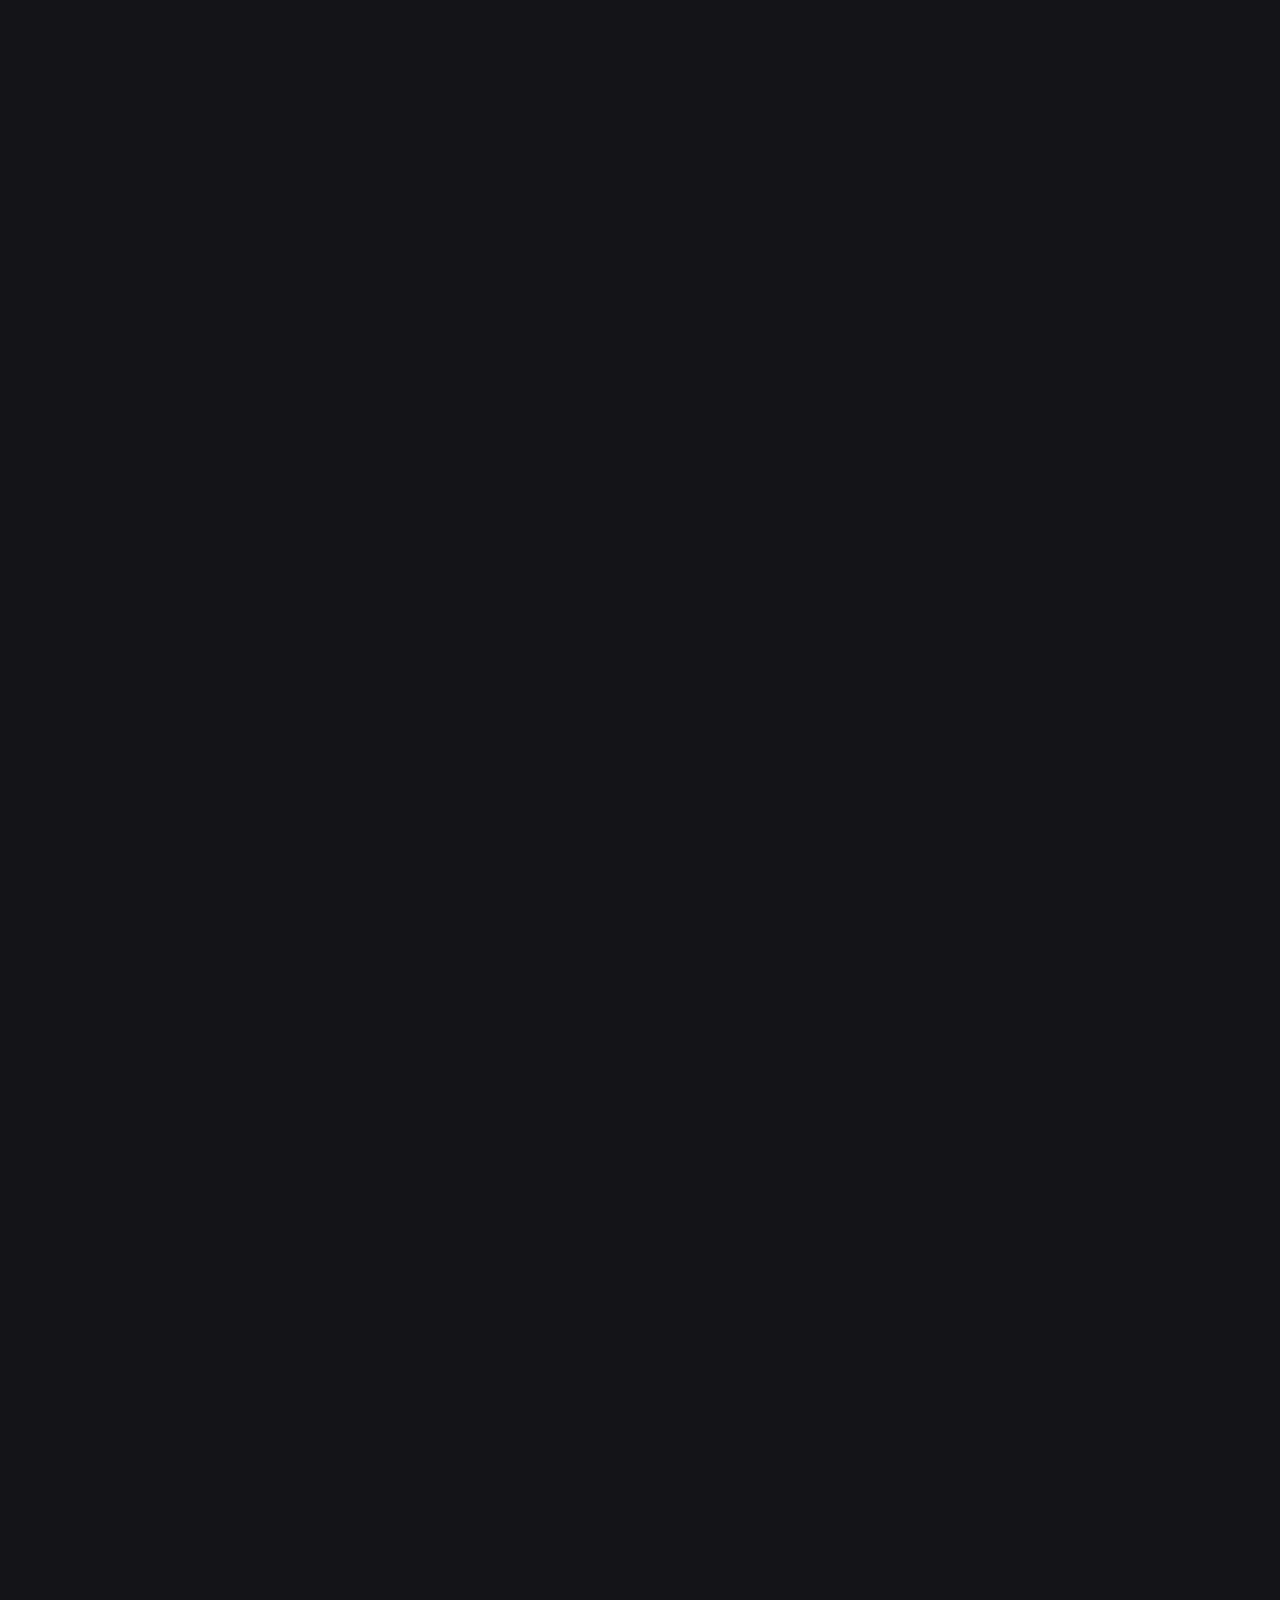
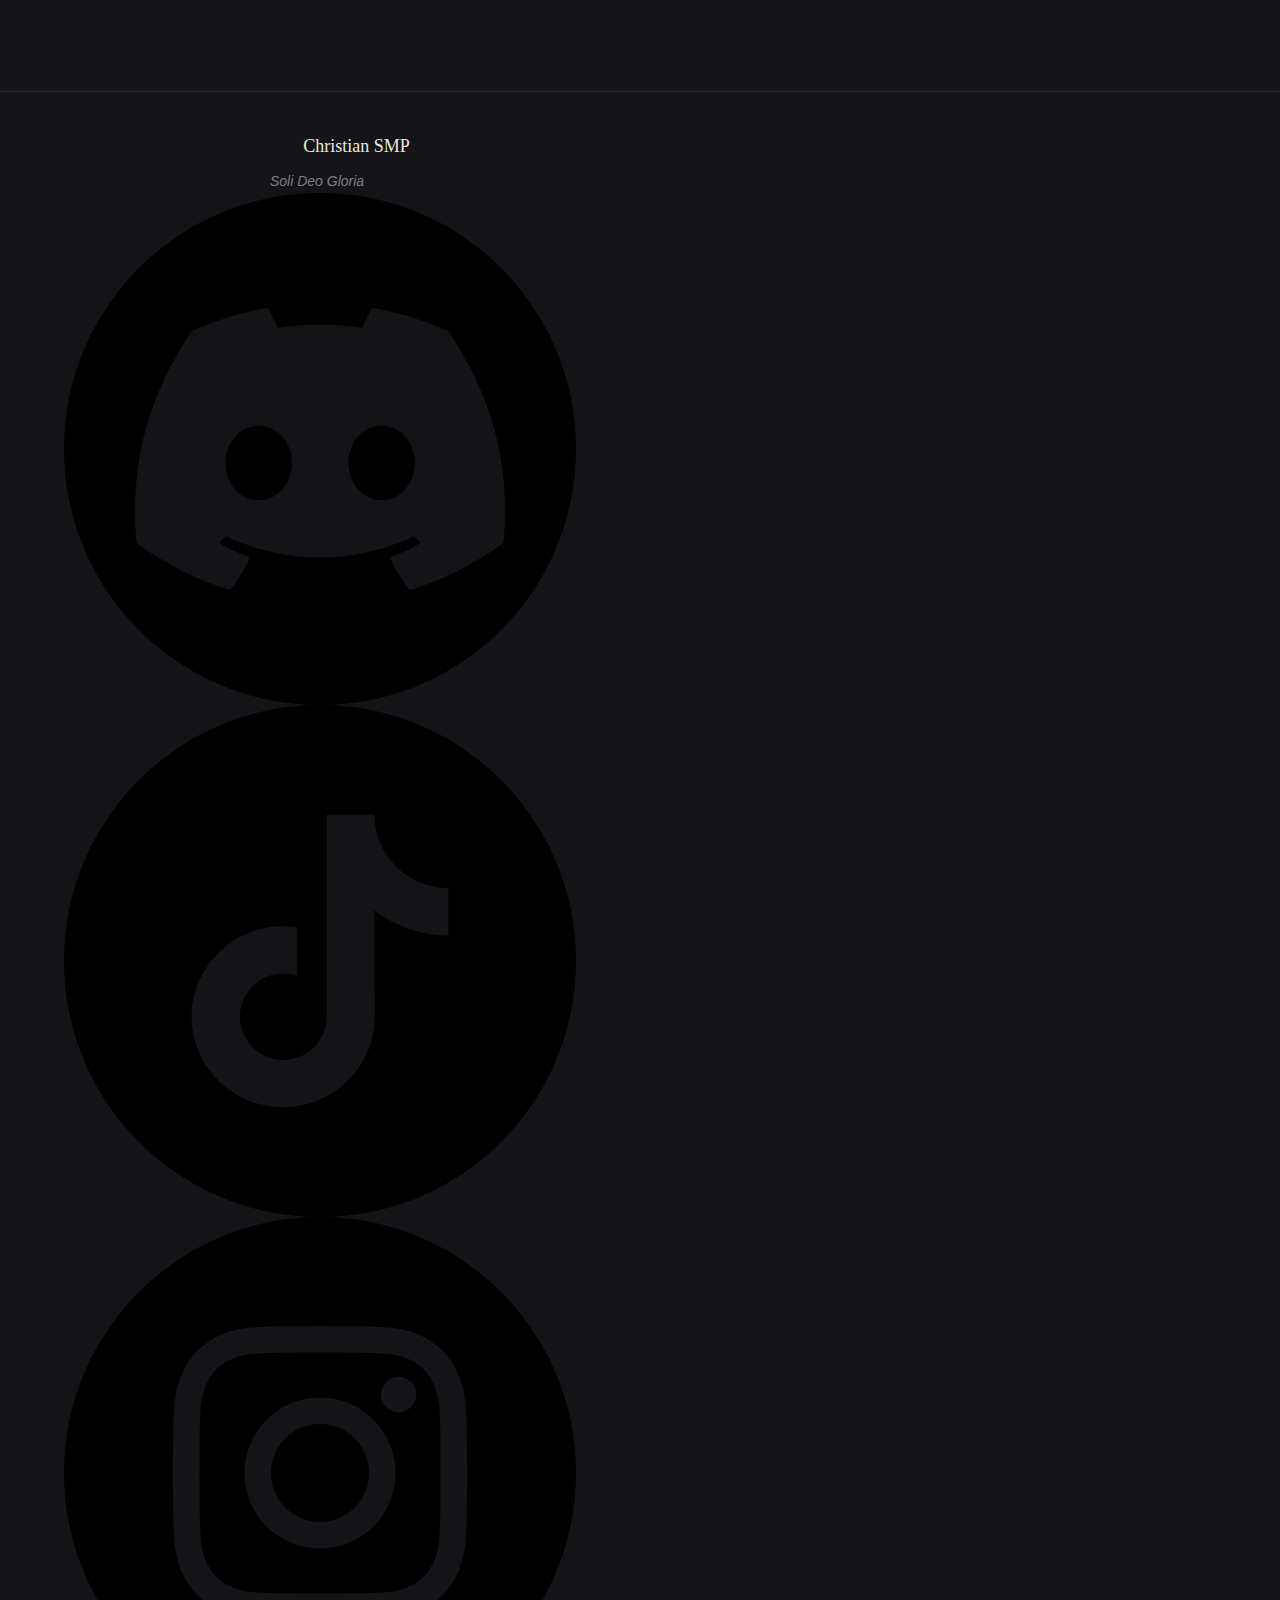
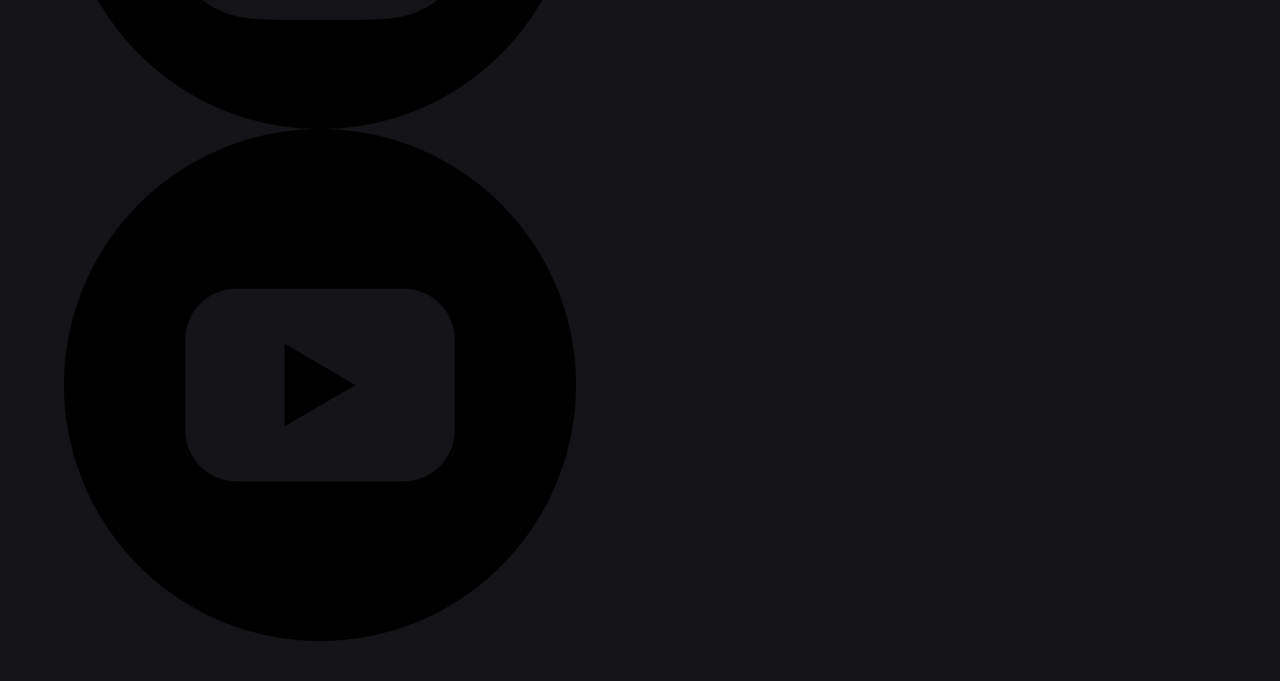
<file: volunteers.html>
<!DOCTYPE html>
<html lang="en">
<head>
  <meta charset="UTF-8">
  <meta name="viewport" content="width=device-width, initial-scale=1.0">
  <meta name="description" content="Serve with Christian SMP - volunteer opportunities, staff structure, and how to apply.">
  <title>Volunteers - Christian SMP</title>
  <link rel="icon" type="image/svg+xml" href="assets/img/favicon.svg">
  <link rel="stylesheet" href="assets/css/styles.css">
</head>
<body>

  <!-- Header -->
  <header class="header">
    <div class="container header__inner">
      <a href="/" class="header__logo">Christian SMP</a>

      <button class="nav-toggle" aria-expanded="false" aria-controls="main-nav" aria-label="Toggle navigation">
        <span class="nav-toggle__bar"></span>
        <span class="nav-toggle__bar"></span>
        <span class="nav-toggle__bar"></span>
      </button>

      <nav class="nav" id="main-nav">
        <a href="/" class="nav__link">Home</a>
        <a href="/about" class="nav__link">About</a>
        <a href="/projects" class="nav__link">Projects</a>
        <a href="/ministries" class="nav__link">Ministries</a>
        <a href="/volunteers" class="nav__link nav__link--active">Volunteers</a>
      </nav>
    </div>
  </header>

  <main>
    <!-- Hero with Full Artwork -->
    <section class="page-intro-hero">
      <div class="page-intro-hero__artwork">
        <img
          src="assets/img/Christ_in_Gethsemane.jpg"
          alt="Christ in Gethsemane"
        >
      </div>
      <div class="page-intro-hero__content">
        <div class="page-intro-hero__card">
          <span class="page-intro-hero__label">Service</span>
          <h1 class="page-intro-hero__title">Volunteers</h1>
          <p class="page-intro-hero__subtitle">
            Serving Christ through serving His people.
          </p>
        </div>
      </div>
    </section>

    <!-- Serving in Secret -->
    <section class="section">
      <div class="container container--narrow">
        <div class="content-block reveal">
          <span class="section-header__label">Service</span>
          <h2 class="content-block__title mt-4">Serving Christ in Secret</h2>
          <div class="prose">
            <p>
              In our community, service is not about titles, recognition, or power.
              We follow the example of Christ, who came not to be served but to serve.
              Those who lead among us are those who serve most faithfully.
            </p>
            <p>
              We do not elevate volunteers above other members. A staff role is not
              a position of honor but a call to greater responsibility and humility.
              Those who serve well do so quietly, seeking the good of others rather
              than their own visibility.
            </p>
          </div>
        </div>
      </div>
    </section>

    <!-- Service Branches -->
    <section class="section">
      <div class="container">
        <div class="section-header section-header--center reveal">
          <span class="section-header__label">Structure</span>
          <h2 class="section-header__title">Service Branches</h2>
          <p class="section-header__text">
            Our volunteer structure is organized into branches, each with specific areas of responsibility.
          </p>
        </div>

        <div class="grid grid-3 reveal-stagger">
          <div class="card">
            <span class="card__number">01</span>
            <h3 class="card__title">Content Branch</h3>
            <p class="card__text">
              Creating resources, documentation, and media that edify the community.
            </p>
            <ul class="card__list">
              <li>Writing guides and tutorials</li>
              <li>Creating graphics and visual content</li>
              <li>Managing social media presence</li>
              <li>Producing video content</li>
            </ul>
          </div>

          <div class="card">
            <span class="card__number">02</span>
            <h3 class="card__title">Fellowship Branch</h3>
            <p class="card__text">
              Fostering community, welcoming newcomers, and facilitating connection.
            </p>
            <ul class="card__list">
              <li>Welcoming and onboarding new members</li>
              <li>Organizing community events</li>
              <li>Facilitating small groups</li>
              <li>Checking in on inactive members</li>
            </ul>
          </div>

          <div class="card">
            <span class="card__number">03</span>
            <h3 class="card__title">Builder Branch</h3>
            <p class="card__text">
              Constructing spawn, community builds, and maintaining the server world.
            </p>
            <ul class="card__list">
              <li>Designing and building spawn areas</li>
              <li>Creating community structures</li>
              <li>Terraforming and landscaping</li>
              <li>Mentoring new builders</li>
            </ul>
          </div>

          <div class="card">
            <span class="card__number">04</span>
            <h3 class="card__title">Moderation Branch</h3>
            <p class="card__text">
              Maintaining peace and order, handling conflicts with grace and wisdom.
            </p>
            <ul class="card__list">
              <li>Monitoring chat and behavior</li>
              <li>Addressing rule violations</li>
              <li>Mediating conflicts</li>
              <li>Protecting the community</li>
            </ul>
          </div>

          <div class="card">
            <span class="card__number">05</span>
            <h3 class="card__title">Developer Branch</h3>
            <p class="card__text">
              Building and maintaining the technical infrastructure that powers the server.
            </p>
            <ul class="card__list">
              <li>Plugin development</li>
              <li>Server administration</li>
              <li>Website and tools development</li>
              <li>Bot and integration development</li>
            </ul>
          </div>

          <div class="card">
            <span class="card__number">+</span>
            <h3 class="card__title">All Branches</h3>
            <p class="card__text">
              Regardless of branch, all volunteers share these responsibilities.
            </p>
            <ul class="card__list">
              <li>Praying for the community</li>
              <li>Modeling Christlike character</li>
              <li>Submitting to leadership</li>
              <li>Communicating with transparency</li>
            </ul>
          </div>
        </div>
      </div>
    </section>

    <!-- Second Artwork - The Last Supper -->
    <div class="artwork artwork--with-text">
      <img
        src="assets/img/The_Last_Supper_-_Leonardo_Da_Vinci_-_High_Resolution_32x16.jpg"
        alt="The Last Supper"
      >
    </div>

    <!-- Volunteer Traits -->
    <section class="section">
      <div class="container container--narrow">
        <div class="content-block reveal">
          <span class="section-header__label">Character</span>
          <h2 class="content-block__title mt-4">What We Look For</h2>
          <div class="prose">
            <p>
              We do not look primarily for skill or experience. We look for character.
              A servant with a teachable heart will grow. A skilled person without
              humility will cause harm.
            </p>
          </div>

          <div class="grid grid-2 mt-8 reveal-stagger" style="gap: var(--space-6);">
            <div class="panel panel--sm">
              <h4 class="mb-4">Spiritual Maturity</h4>
              <p class="text-secondary text-sm">
                A demonstrated walk with Christ, regular engagement with Scripture and prayer,
                and evidence of the fruit of the Spirit in daily life.
              </p>
            </div>

            <div class="panel panel--sm">
              <h4 class="mb-4">Teachability</h4>
              <p class="text-secondary text-sm">
                A willingness to learn, receive correction, and grow. An absence of
                defensiveness when given feedback.
              </p>
            </div>

            <div class="panel panel--sm">
              <h4 class="mb-4">Humility</h4>
              <p class="text-secondary text-sm">
                A right estimation of oneself. No desire for status or recognition.
                A willingness to do unglamorous work.
              </p>
            </div>

            <div class="panel panel--sm">
              <h4 class="mb-4">Emotional Stability</h4>
              <p class="text-secondary text-sm">
                The ability to remain calm under pressure, handle criticism gracefully,
                and not be easily offended.
              </p>
            </div>

            <div class="panel panel--sm">
              <h4 class="mb-4">Conflict Resolution</h4>
              <p class="text-secondary text-sm">
                The ability to address disagreements biblically, without gossip,
                seeking reconciliation and peace.
              </p>
            </div>

            <div class="panel panel--sm">
              <h4 class="mb-4">Willingness to Rest</h4>
              <p class="text-secondary text-sm">
                An understanding that service must be sustainable. The wisdom to
                step back when needed without guilt.
              </p>
            </div>
          </div>
        </div>
      </div>
    </section>

    <!-- Apply CTA -->
    <section class="section">
      <div class="container container--narrow">
        <div class="callout reveal">
          <h3 class="callout__title">Apply to Serve</h3>
          <p class="callout__text">
            If the Lord is stirring your heart toward service, we invite you to apply.
            Applications are reviewed prayerfully.
          </p>
          <a href="https://forms.gle/hhEZ1u6GmWJJocpN9" class="btn btn--primary btn--large" target="_blank" rel="noopener noreferrer">
            Submit Application
          </a>
          <p class="status-card__note">
            Opens in Google Forms
          </p>
        </div>
      </div>
    </section>

    <!-- FAQ -->
    <section class="section">
      <div class="container container--narrow">
        <div class="section-header reveal">
          <span class="section-header__label">Questions</span>
          <h2 class="section-header__title">Frequently Asked</h2>
        </div>

        <div class="faq reveal">
          <div class="faq__item">
            <h4 class="faq__question">How much time is expected?</h4>
            <p class="faq__answer">
              This varies by role and season. We ask for consistency more than quantity.
              A few hours per week of faithful service is more valuable than sporadic bursts
              of intense activity.
            </p>
          </div>

          <div class="faq__item">
            <h4 class="faq__question">Is there an age requirement?</h4>
            <p class="faq__answer">
              We do not have a strict age requirement, but we do look for spiritual maturity
              and emotional stability that typically comes with time.
            </p>
          </div>

          <div class="faq__item">
            <h4 class="faq__question">What training is provided?</h4>
            <p class="faq__answer">
              All volunteers receive orientation on our values, expectations, and practical
              tools for their role. Ongoing training and mentorship are provided by branch leads.
            </p>
          </div>

          <div class="faq__item">
            <h4 class="faq__question">Can I step down if needed?</h4>
            <p class="faq__answer">
              Absolutely. We understand that seasons change. Stepping down is not failure; it is wisdom.
            </p>
          </div>
        </div>
      </div>
    </section>

  </main>

  <!-- Footer -->
    <footer class="footer">
    <div class="container footer__inner">
      <div class="footer__left">
        <p class="footer__brand">Christian SMP</p>
        <p class="footer__tagline">Soli Deo Gloria</p>
      </div>
      <div class="footer__social">
        <a class="footer__social-link" href="https://discord.gg/mmccr2GF6J" aria-label="Discord">
          <img src="assets/img/discord.png" alt="Discord">
        </a>
        <a class="footer__social-link" href="https://tiktok.com/@christianminecraftsmp" aria-label="TikTok">
          <img src="assets/img/tiktok.png" alt="TikTok">
        </a>
        <a class="footer__social-link" href="https://instagram.com/christianminecraftsmp" aria-label="Instagram">
          <img src="assets/img/instagram.png" alt="Instagram">
        </a>
        <a class="footer__social-link" href="https://youtube.com/@christiansmp" aria-label="YouTube">
          <img src="assets/img/youtube.png" alt="YouTube">
        </a>
      </div>
    </div>
  </footer>

  <script src="assets/js/main.js"></script>
</body>
</html>
</file>
<file: assets/css/styles.css>
/* ============================================================
   CHRISTIAN SMP - Dark Theme with Full Classical Artwork
   ============================================================ */

:root {
  /* Colors - Dark palette (softer, not pure black) */
  --color-bg: #141418;
  --color-bg-dark: #0e0e11;
  --color-surface: rgba(255, 255, 255, 0.04);
  --color-surface-hover: rgba(255, 255, 255, 0.07);

  --color-border: rgba(255, 255, 255, 0.1);
  --color-border-hover: rgba(255, 255, 255, 0.18);

  --color-text: #e8e6e3;
  --color-text-secondary: rgba(255, 255, 255, 0.7);
  --color-text-muted: rgba(255, 255, 255, 0.45);

  /* Typography */
  --font-serif: 'Palatino Linotype', 'Book Antiqua', Palatino, Georgia, serif;
  --font-sans: 'Segoe UI', -apple-system, BlinkMacSystemFont, sans-serif;

  --text-xs: 0.75rem;
  --text-sm: 0.875rem;
  --text-base: 1rem;
  --text-lg: 1.125rem;
  --text-xl: 1.25rem;
  --text-2xl: 1.5rem;
  --text-3xl: 2rem;
  --text-4xl: 2.75rem;
  --text-5xl: 3.5rem;
  --text-6xl: 4.5rem;

  /* Spacing */
  --space-1: 0.25rem;
  --space-2: 0.5rem;
  --space-3: 0.75rem;
  --space-4: 1rem;
  --space-5: 1.25rem;
  --space-6: 1.5rem;
  --space-8: 2rem;
  --space-10: 2.5rem;
  --space-12: 3rem;
  --space-16: 4rem;
  --space-20: 5rem;
  --space-24: 6rem;
  --space-32: 8rem;

  /* Layout */
  --max-width: 1200px;
  --max-width-narrow: 800px;
  --max-width-prose: 65ch;
  --header-height: 72px;

  /* Effects */
  --blur-sm: 10px;
  --blur-md: 20px;
  --blur-lg: 40px;

  --radius-sm: 6px;
  --radius-md: 10px;
  --radius-lg: 14px;
  --radius-xl: 20px;

  --transition-fast: 150ms ease;
  --transition-base: 250ms ease;
  --transition-slow: 400ms ease;
}

/* ============================================================
   RESET & BASE
   ============================================================ */
*, *::before, *::after {
  box-sizing: border-box;
  margin: 0;
  padding: 0;
}

html {
  font-size: 16px;
  scroll-behavior: smooth;
}

body {
  font-family: var(--font-sans);
  font-size: var(--text-base);
  line-height: 1.65;
  color: var(--color-text);
  background-color: var(--color-bg);
  min-height: 100vh;
  -webkit-font-smoothing: antialiased;
}

img {
  max-width: 100%;
  height: auto;
  display: block;
}

a {
  color: inherit;
  text-decoration: none;
  transition: opacity var(--transition-fast);
}

a:hover {
  opacity: 0.75;
}

button {
  font-family: inherit;
  cursor: pointer;
  border: none;
  background: none;
  color: inherit;
}

ul, ol {
  list-style: none;
}

::selection {
  background: rgba(255, 255, 255, 0.15);
}

/* ============================================================
   TYPOGRAPHY
   ============================================================ */
h1, h2, h3, h4, h5, h6 {
  font-family: var(--font-serif);
  font-weight: 400;
  line-height: 1.2;
  letter-spacing: -0.01em;
  color: var(--color-text);
}

h1 { font-size: clamp(var(--text-4xl), 8vw, var(--text-6xl)); }
h2 { font-size: clamp(var(--text-3xl), 5vw, var(--text-4xl)); }
h3 { font-size: var(--text-2xl); }
h4 { font-size: var(--text-xl); }

p { max-width: var(--max-width-prose); }

.text-secondary { color: var(--color-text-secondary); }
.text-muted { color: var(--color-text-muted); }
.text-center { text-align: center; }
.text-sm { font-size: var(--text-sm); }
.text-lg { font-size: var(--text-lg); }
.font-serif { font-family: var(--font-serif); }
.uppercase {
  text-transform: uppercase;
  letter-spacing: 0.12em;
  font-size: var(--text-xs);
}

/* ============================================================
   LAYOUT
   ============================================================ */
.container {
  width: 100%;
  max-width: var(--max-width);
  margin: 0 auto;
  padding: 0 var(--space-6);
}

.container--narrow {
  max-width: var(--max-width-narrow);
}

.section {
  position: relative;
  padding: var(--space-24) 0;
}

.section--lg {
  padding: var(--space-32) 0;
}

/* Grid */
.grid {
  display: grid;
  gap: var(--space-6);
}

.grid-2 { grid-template-columns: repeat(2, 1fr); }
.grid-3 { grid-template-columns: repeat(3, 1fr); }
.grid-4 { grid-template-columns: repeat(4, 1fr); }

@media (max-width: 900px) {
  .grid-3, .grid-4 { grid-template-columns: repeat(2, 1fr); }
}

@media (max-width: 600px) {
  .grid-2, .grid-3, .grid-4 { grid-template-columns: 1fr; }
}

/* Flex */
.flex { display: flex; }
.flex-col { flex-direction: column; }
.items-center { align-items: center; }
.justify-center { justify-content: center; }
.justify-between { justify-content: space-between; }
.gap-4 { gap: var(--space-4); }
.gap-6 { gap: var(--space-6); }
.gap-8 { gap: var(--space-8); }

/* Spacing */
.mt-4 { margin-top: var(--space-4); }
.mt-6 { margin-top: var(--space-6); }
.mt-8 { margin-top: var(--space-8); }
.mt-12 { margin-top: var(--space-12); }
.mb-4 { margin-bottom: var(--space-4); }
.mb-6 { margin-bottom: var(--space-6); }
.mb-8 { margin-bottom: var(--space-8); }

/* ============================================================
   HEADER
   ============================================================ */
.header {
  position: fixed;
  top: 0;
  left: 0;
  right: 0;
  z-index: 1000;
  height: var(--header-height);
  background: var(--color-bg);
  border-bottom: 1px solid var(--color-border);
}

.header__inner {
  position: relative;
  display: flex;
  align-items: center;
  justify-content: space-between;
  height: 100%;
}

.header__logo {
  font-family: var(--font-serif);
  font-size: var(--text-xl);
  letter-spacing: 0.02em;
}

.header__logo:hover {
  opacity: 1;
}

.nav {
  display: flex;
  align-items: center;
  gap: var(--space-8);
}

.nav__link {
  font-size: var(--text-sm);
  color: var(--color-text-secondary);
  letter-spacing: 0.04em;
  padding: var(--space-2) 0;
  position: relative;
}

.nav__link::after {
  content: '';
  position: absolute;
  bottom: 0;
  left: 0;
  width: 0;
  height: 1px;
  background: var(--color-text);
  transition: width var(--transition-base);
}

.nav__link:hover,
.nav__link--active {
  color: var(--color-text);
  opacity: 1;
}

.nav__link:hover::after,
.nav__link--active::after {
  width: 100%;
}

/* Mobile nav */
.nav-toggle {
  display: none;
  width: 44px;
  height: 44px;
  flex-direction: column;
  justify-content: center;
  align-items: center;
  gap: 5px;
}

.nav-toggle__bar {
  width: 22px;
  height: 1.5px;
  background: var(--color-text);
  transition: all var(--transition-fast);
}

.nav-toggle[aria-expanded="true"] .nav-toggle__bar:nth-child(1) {
  transform: translateY(6.5px) rotate(45deg);
}
.nav-toggle[aria-expanded="true"] .nav-toggle__bar:nth-child(2) {
  opacity: 0;
}
.nav-toggle[aria-expanded="true"] .nav-toggle__bar:nth-child(3) {
  transform: translateY(-6.5px) rotate(-45deg);
}

@media (max-width: 768px) {
  .nav-toggle { display: flex; }

  .nav {
    position: fixed;
    inset: 0;
    background: var(--color-bg);
    flex-direction: column;
    justify-content: center;
    align-items: center;
    gap: var(--space-6);
    opacity: 0;
    visibility: hidden;
    transition: all var(--transition-base);
  }

  .nav--open {
    opacity: 1;
    visibility: visible;
  }

  .nav__link {
    font-size: var(--text-2xl);
    font-family: var(--font-serif);
  }

  /* Close button for mobile nav */
  .nav--open ~ .nav-toggle,
  .nav-toggle[aria-expanded="true"] {
    position: fixed;
    top: 14px;
    right: var(--space-6);
    z-index: 1001;
  }
}

/* ============================================================
   FULL ARTWORK - Uncropped images with gradient blend
   ============================================================ */
.artwork {
  position: relative;
  width: 100%;
  background: var(--color-bg);
}

.artwork img {
  width: 100%;
  height: auto;
  display: block;
  /* No cropping - show full image */
}

/* Gradient fade for smoother transitions */
.artwork::before,
.artwork::after {
  content: '';
  position: absolute;
  left: 0;
  right: 0;
  height: 120px;
  pointer-events: none;
  z-index: 1;
}

.artwork::before {
  top: 0;
  background: linear-gradient(to bottom, var(--color-bg), transparent);
}

.artwork::after {
  bottom: 0;
  background: linear-gradient(to top, var(--color-bg), transparent);
}

/* ============================================================
   PAGE INTRO HERO - Full artwork with overlaid text
   Natural image ratios, text overlaid with subtle background
   ============================================================ */
.page-intro-hero {
  position: relative;
  margin-top: var(--header-height);
}

/* Full uncropped artwork container */
.page-intro-hero__artwork {
  position: relative;
  width: 100%;
}

.page-intro-hero__artwork img {
  width: 100%;
  height: auto;
  display: block;
}

/* Gradient overlay for smooth transition to background */
.page-intro-hero__artwork::after {
  content: '';
  position: absolute;
  bottom: 0;
  left: 0;
  right: 0;
  height: 50%;
  background: linear-gradient(
    to bottom,
    transparent 0%,
    rgba(20, 20, 24, 0.6) 60%,
    var(--color-bg) 100%
  );
  pointer-events: none;
}

/* Text content overlaid at bottom of artwork */
.page-intro-hero__content {
  position: absolute;
  bottom: 0;
  left: 0;
  right: 0;
  text-align: center;
  padding: var(--space-12) var(--space-6);
  padding-bottom: var(--space-12);
  z-index: 1;
}

/* Subtle text background for readability */
.page-intro-hero__text-bg {
  display: inline-block;
  padding: var(--space-6) var(--space-10);
  background: radial-gradient(
    ellipse at center,
    rgba(20, 20, 24, 0.7) 0%,
    rgba(20, 20, 24, 0.4) 50%,
    transparent 80%
  );
  border-radius: 50%;
}

.page-intro-hero__label {
  display: inline-block;
  font-size: var(--text-xs);
  color: rgba(255, 255, 255, 0.7);
  text-transform: uppercase;
  letter-spacing: 0.2em;
  margin-bottom: var(--space-4);
}

.page-intro-hero__title {
  margin-bottom: var(--space-4);
  text-shadow: 0 2px 30px rgba(0, 0, 0, 0.8), 0 4px 60px rgba(0, 0, 0, 0.5);
}

.page-intro-hero__subtitle {
  color: rgba(255, 255, 255, 0.9);
  max-width: 50ch;
  margin: 0 auto;
  line-height: 1.7;
  text-shadow: 0 2px 20px rgba(0, 0, 0, 0.8), 0 4px 40px rgba(0, 0, 0, 0.5);
}

/* Home page hero */
.page-intro-hero--home .page-intro-hero__content {
  padding-bottom: var(--space-16);
}

.page-intro-hero--home .page-intro-hero__title {
  margin-bottom: var(--space-6);
}

.page-intro-hero__actions {
  display: flex;
  gap: var(--space-4);
  justify-content: center;
  flex-wrap: wrap;
  margin-top: var(--space-8);
}

@media (max-width: 768px) {
  .page-intro-hero__content {
    padding: var(--space-8) var(--space-4);
    padding-bottom: var(--space-8);
  }

  .page-intro-hero--home .page-intro-hero__content {
    padding-bottom: var(--space-10);
  }

  .page-intro-hero__text-bg {
    padding: var(--space-4) var(--space-6);
  }
}

/* Legacy page-intro for backwards compatibility */
.page-intro {
  padding: calc(var(--header-height) + var(--space-16)) 0 var(--space-16);
  text-align: center;
}

.page-intro__label {
  display: inline-block;
  font-size: var(--text-xs);
  color: var(--color-text-muted);
  text-transform: uppercase;
  letter-spacing: 0.2em;
  margin-bottom: var(--space-4);
}

.page-intro__title {
  margin-bottom: var(--space-4);
}

.page-intro__subtitle {
  color: var(--color-text-secondary);
  max-width: 50ch;
  margin: 0 auto;
  line-height: 1.7;
}

/* Home page hero intro - larger */
.page-intro--hero {
  padding: calc(var(--header-height) + var(--space-24)) 0 var(--space-20);
}

.page-intro--hero .page-intro__title {
  margin-bottom: var(--space-6);
}

.page-intro__actions {
  display: flex;
  gap: var(--space-4);
  justify-content: center;
  flex-wrap: wrap;
  margin-top: var(--space-8);
}

/* ============================================================
   BUTTONS
   ============================================================ */
.btn {
  display: inline-flex;
  align-items: center;
  justify-content: center;
  gap: var(--space-2);
  padding: var(--space-4) var(--space-8);
  font-size: var(--text-sm);
  letter-spacing: 0.03em;
  border-radius: var(--radius-sm);
  transition: all var(--transition-base);
}

.btn--primary {
  background: var(--color-text);
  color: var(--color-bg);
}

.btn--primary:hover {
  opacity: 1;
  background: #ffffff;
  box-shadow: 0 4px 20px rgba(255, 255, 255, 0.15);
}

.btn--secondary {
  background: var(--color-surface);
  color: var(--color-text);
  border: 1px solid var(--color-border);
}

.btn--secondary:hover {
  opacity: 1;
  background: var(--color-surface-hover);
  border-color: var(--color-border-hover);
}

.btn--large {
  padding: var(--space-5) var(--space-10);
}

.btn--ghost {
  background: transparent;
  color: var(--color-text-secondary);
  padding: var(--space-2) 0;
}

.btn--ghost:hover {
  color: var(--color-text);
  opacity: 1;
}

/* ============================================================
   PANELS & CARDS
   ============================================================ */
.panel {
  background: var(--color-surface);
  backdrop-filter: blur(var(--blur-sm));
  border: 1px solid var(--color-border);
  border-radius: var(--radius-lg);
  padding: var(--space-8);
  transition: all var(--transition-base);
}

.panel--sm { padding: var(--space-6); }
.panel--lg { padding: var(--space-10); }

.panel:hover {
  border-color: var(--color-border-hover);
}

.card {
  background: var(--color-surface);
  border: 1px solid var(--color-border);
  border-radius: var(--radius-lg);
  padding: var(--space-8);
  transition: all var(--transition-base);
}

.card:hover {
  border-color: var(--color-border-hover);
  transform: translateY(-2px);
}

.card__number {
  font-family: var(--font-serif);
  font-size: var(--text-sm);
  color: var(--color-text-muted);
  margin-bottom: var(--space-4);
}

.card__title {
  font-size: var(--text-xl);
  margin-bottom: var(--space-3);
}

.card__text {
  color: var(--color-text-secondary);
  font-size: var(--text-sm);
  line-height: 1.7;
}

.card__list {
  margin-top: var(--space-5);
}

.card__list li {
  color: var(--color-text-secondary);
  font-size: var(--text-sm);
  padding: var(--space-2) 0;
  padding-left: var(--space-4);
  position: relative;
}

.card__list li::before {
  content: '';
  position: absolute;
  left: 0;
  top: 50%;
  width: 3px;
  height: 1px;
  background: var(--color-text-muted);
}

/* ============================================================
   SECTION HEADER
   ============================================================ */
.section-header {
  margin-bottom: var(--space-12);
}

.section-header--center {
  text-align: center;
}

.section-header--center .section-header__text {
  margin-left: auto;
  margin-right: auto;
}

.section-header__label {
  display: inline-block;
  font-size: var(--text-xs);
  color: var(--color-text-muted);
  text-transform: uppercase;
  letter-spacing: 0.2em;
  margin-bottom: var(--space-3);
}

.section-header__title {
  margin-bottom: var(--space-4);
}

.section-header__text {
  color: var(--color-text-secondary);
  max-width: 55ch;
  line-height: 1.7;
}

/* ============================================================
   STATUS CARD
   ============================================================ */
.status-card {
  background: var(--color-surface);
  border: 1px solid var(--color-border);
  border-radius: var(--radius-xl);
  padding: var(--space-12);
  text-align: center;
}

.status-card__badge {
  display: inline-flex;
  align-items: center;
  gap: var(--space-2);
  padding: var(--space-2) var(--space-4);
  background: rgba(255, 255, 255, 0.05);
  border: 1px solid var(--color-border);
  border-radius: 100px;
  font-size: var(--text-xs);
  color: var(--color-text-secondary);
  text-transform: uppercase;
  letter-spacing: 0.1em;
  margin-bottom: var(--space-6);
}

.status-card__badge::before {
  content: '';
  width: 6px;
  height: 6px;
  background: var(--color-text-muted);
  border-radius: 50%;
  animation: pulse 2s ease-in-out infinite;
}

@keyframes pulse {
  0%, 100% { opacity: 1; }
  50% { opacity: 0.4; }
}

.status-card__ip {
  font-family: var(--font-sans);
  font-size: var(--text-2xl);
  font-weight: 500;
  letter-spacing: 0.02em;
  margin-bottom: var(--space-2);
}

.status-card__version {
  color: var(--color-text-muted);
  font-size: var(--text-sm);
}

.status-card__note {
  color: var(--color-text-muted);
  font-size: var(--text-sm);
  margin-top: var(--space-6);
  text-align: center;
}

/* ============================================================
   CONTENT
   ============================================================ */
.content-block {
  margin-bottom: var(--space-16);
}

.content-block:last-child {
  margin-bottom: 0;
}

.content-block__title {
  margin-bottom: var(--space-6);
}

.prose {
  max-width: var(--max-width-prose);
}

.prose p {
  color: var(--color-text-secondary);
  line-height: 1.8;
  margin-bottom: var(--space-5);
}

.prose p:last-child {
  margin-bottom: 0;
}

.prose strong {
  color: var(--color-text);
  font-weight: 500;
}

.prose ul {
  margin: var(--space-5) 0;
}

.prose li {
  color: var(--color-text-secondary);
  margin-bottom: var(--space-2);
  padding-left: var(--space-5);
  position: relative;
}

.prose li::before {
  content: '';
  position: absolute;
  left: 0;
  top: 0.75em;
  width: 3px;
  height: 1px;
  background: var(--color-text-muted);
}

/* ============================================================
   CALLOUT
   ============================================================ */
.callout {
  background: var(--color-surface);
  border: 1px solid var(--color-border);
  border-radius: var(--radius-xl);
  padding: var(--space-12);
  text-align: center;
}

.callout__title {
  margin-bottom: var(--space-3);
}

.callout__text {
  color: var(--color-text-secondary);
  margin-bottom: var(--space-6);
  max-width: 45ch;
  margin-left: auto;
  margin-right: auto;
}

/* ============================================================
   FAQ
   ============================================================ */
.faq__item {
  border-bottom: 1px solid var(--color-border);
  padding: var(--space-6) 0;
}

.faq__question {
  font-family: var(--font-serif);
  font-size: var(--text-lg);
  margin-bottom: var(--space-3);
}

.faq__answer {
  color: var(--color-text-secondary);
  font-size: var(--text-sm);
  line-height: 1.8;
  max-width: var(--max-width-prose);
}

/* ============================================================
   PRAYER LIST
   ============================================================ */
.prayer-list {
  background: var(--color-surface);
  border: 1px solid var(--color-border);
  border-radius: var(--radius-lg);
  padding: var(--space-6);
}

.prayer-list__item {
  display: flex;
  align-items: flex-start;
  gap: var(--space-4);
  padding: var(--space-4) 0;
  border-bottom: 1px solid var(--color-border);
}

.prayer-list__item:last-child {
  border-bottom: none;
  padding-bottom: 0;
}

.prayer-list__item:first-child {
  padding-top: 0;
}

.prayer-list__icon {
  color: var(--color-text-muted);
  font-size: var(--text-sm);
  line-height: 1.7;
}

.prayer-list__text {
  color: var(--color-text-secondary);
  font-size: var(--text-sm);
  line-height: 1.7;
}

/* ============================================================
   DIVIDER
   ============================================================ */
.divider {
  height: 1px;
  background: var(--color-border);
  margin: var(--space-16) 0;
}

/* ============================================================
   FOOTER
   ============================================================ */
.footer {
  border-top: 1px solid var(--color-border);
  padding: var(--space-10) 0;
  text-align: center;
}

.footer__brand {
  font-family: var(--font-serif);
  font-size: var(--text-lg);
  margin-bottom: var(--space-2);
}

.footer__tagline {
  color: var(--color-text-muted);
  font-size: var(--text-sm);
  font-style: italic;
}

/* ============================================================
   ANIMATIONS
   ============================================================ */
.reveal {
  opacity: 0;
  transform: translateY(24px);
  transition: opacity 0.6s ease, transform 0.6s ease;
}

.reveal--visible {
  opacity: 1;
  transform: translateY(0);
}

.reveal-stagger > * {
  opacity: 0;
  transform: translateY(16px);
  transition: opacity 0.5s ease, transform 0.5s ease;
}

.reveal-stagger--visible > *:nth-child(1) { transition-delay: 0ms; }
.reveal-stagger--visible > *:nth-child(2) { transition-delay: 80ms; }
.reveal-stagger--visible > *:nth-child(3) { transition-delay: 160ms; }
.reveal-stagger--visible > *:nth-child(4) { transition-delay: 240ms; }
.reveal-stagger--visible > *:nth-child(5) { transition-delay: 320ms; }
.reveal-stagger--visible > *:nth-child(6) { transition-delay: 400ms; }

.reveal-stagger--visible > * {
  opacity: 1;
  transform: translateY(0);
}

/* ============================================================
   UTILITIES
   ============================================================ */
.sr-only {
  position: absolute;
  width: 1px;
  height: 1px;
  padding: 0;
  margin: -1px;
  overflow: hidden;
  clip: rect(0, 0, 0, 0);
  border: 0;
}

main {
  position: relative;
}

@media (prefers-reduced-motion: reduce) {
  *, *::before, *::after {
    animation-duration: 0.01ms !important;
    transition-duration: 0.01ms !important;
  }
  html { scroll-behavior: auto; }
}

/* ============================================================
   HERO - Home page full-screen intro
   ============================================================ */
.hero {
  position: relative;
  min-height: 100vh;
  display: flex;
  align-items: center;
  justify-content: center;
  padding: var(--space-24) var(--space-6);
  padding-top: calc(var(--header-height) + var(--space-16));
  overflow: hidden;
}

.hero__bg {
  position: absolute;
  inset: 0;
  z-index: -2;
}

.hero__bg img {
  width: 100%;
  height: 100%;
  object-fit: cover;
  object-position: center;
}

.hero__shadow {
  position: absolute;
  inset: 0;
  z-index: -1;
  background: linear-gradient(
    to bottom,
    rgba(10, 10, 10, 0.4) 0%,
    rgba(10, 10, 10, 0.6) 50%,
    rgba(10, 10, 10, 0.9) 100%
  );
}

.hero__content {
  text-align: center;
  max-width: 800px;
}

.hero__label {
  display: inline-block;
  font-size: var(--text-xs);
  color: var(--color-text-muted);
  text-transform: uppercase;
  letter-spacing: 0.2em;
  margin-bottom: var(--space-6);
}

.hero__title {
  margin-bottom: var(--space-6);
}

.hero__subtitle {
  color: var(--color-text-secondary);
  max-width: 50ch;
  margin: 0 auto var(--space-8);
  line-height: 1.7;
}

.hero__actions {
  display: flex;
  gap: var(--space-4);
  justify-content: center;
  flex-wrap: wrap;
}

.hero__scroll {
  position: absolute;
  bottom: var(--space-8);
  left: 50%;
  transform: translateX(-50%);
  display: flex;
  flex-direction: column;
  align-items: center;
  gap: var(--space-3);
  color: var(--color-text-muted);
  font-size: var(--text-xs);
  text-transform: uppercase;
  letter-spacing: 0.15em;
}

.hero__scroll-line {
  width: 1px;
  height: 40px;
  background: linear-gradient(to bottom, var(--color-text-muted), transparent);
  animation: scrollPulse 2s ease-in-out infinite;
}

@keyframes scrollPulse {
  0%, 100% { opacity: 1; }
  50% { opacity: 0.3; }
}

/* Page hero - smaller for inner pages */
.hero--page {
  min-height: 60vh;
}

/* ============================================================
   ARTWORK SECTION - Full-width mid-page artwork with overlay
   ============================================================ */
.artwork-section {
  position: relative;
  min-height: 60vh;
  display: flex;
  align-items: center;
  justify-content: center;
  padding: var(--space-16);
  overflow: hidden;
}

.artwork-section__bg {
  position: absolute;
  inset: 0;
  z-index: -2;
}

.artwork-section__bg img {
  width: 100%;
  height: 100%;
  object-fit: cover;
  object-position: center;
}

.artwork-section__shadow {
  position: absolute;
  inset: 0;
  z-index: -1;
  background: linear-gradient(
    to bottom,
    rgba(10, 10, 10, 0.7) 0%,
    rgba(10, 10, 10, 0.5) 50%,
    rgba(10, 10, 10, 0.7) 100%
  );
}

.artwork-section__content {
  text-align: center;
  max-width: 600px;
}

.artwork-section__content h2 {
  margin-bottom: var(--space-4);
}

.artwork-section__content p {
  color: var(--color-text-secondary);
  line-height: 1.7;
}
</file>
